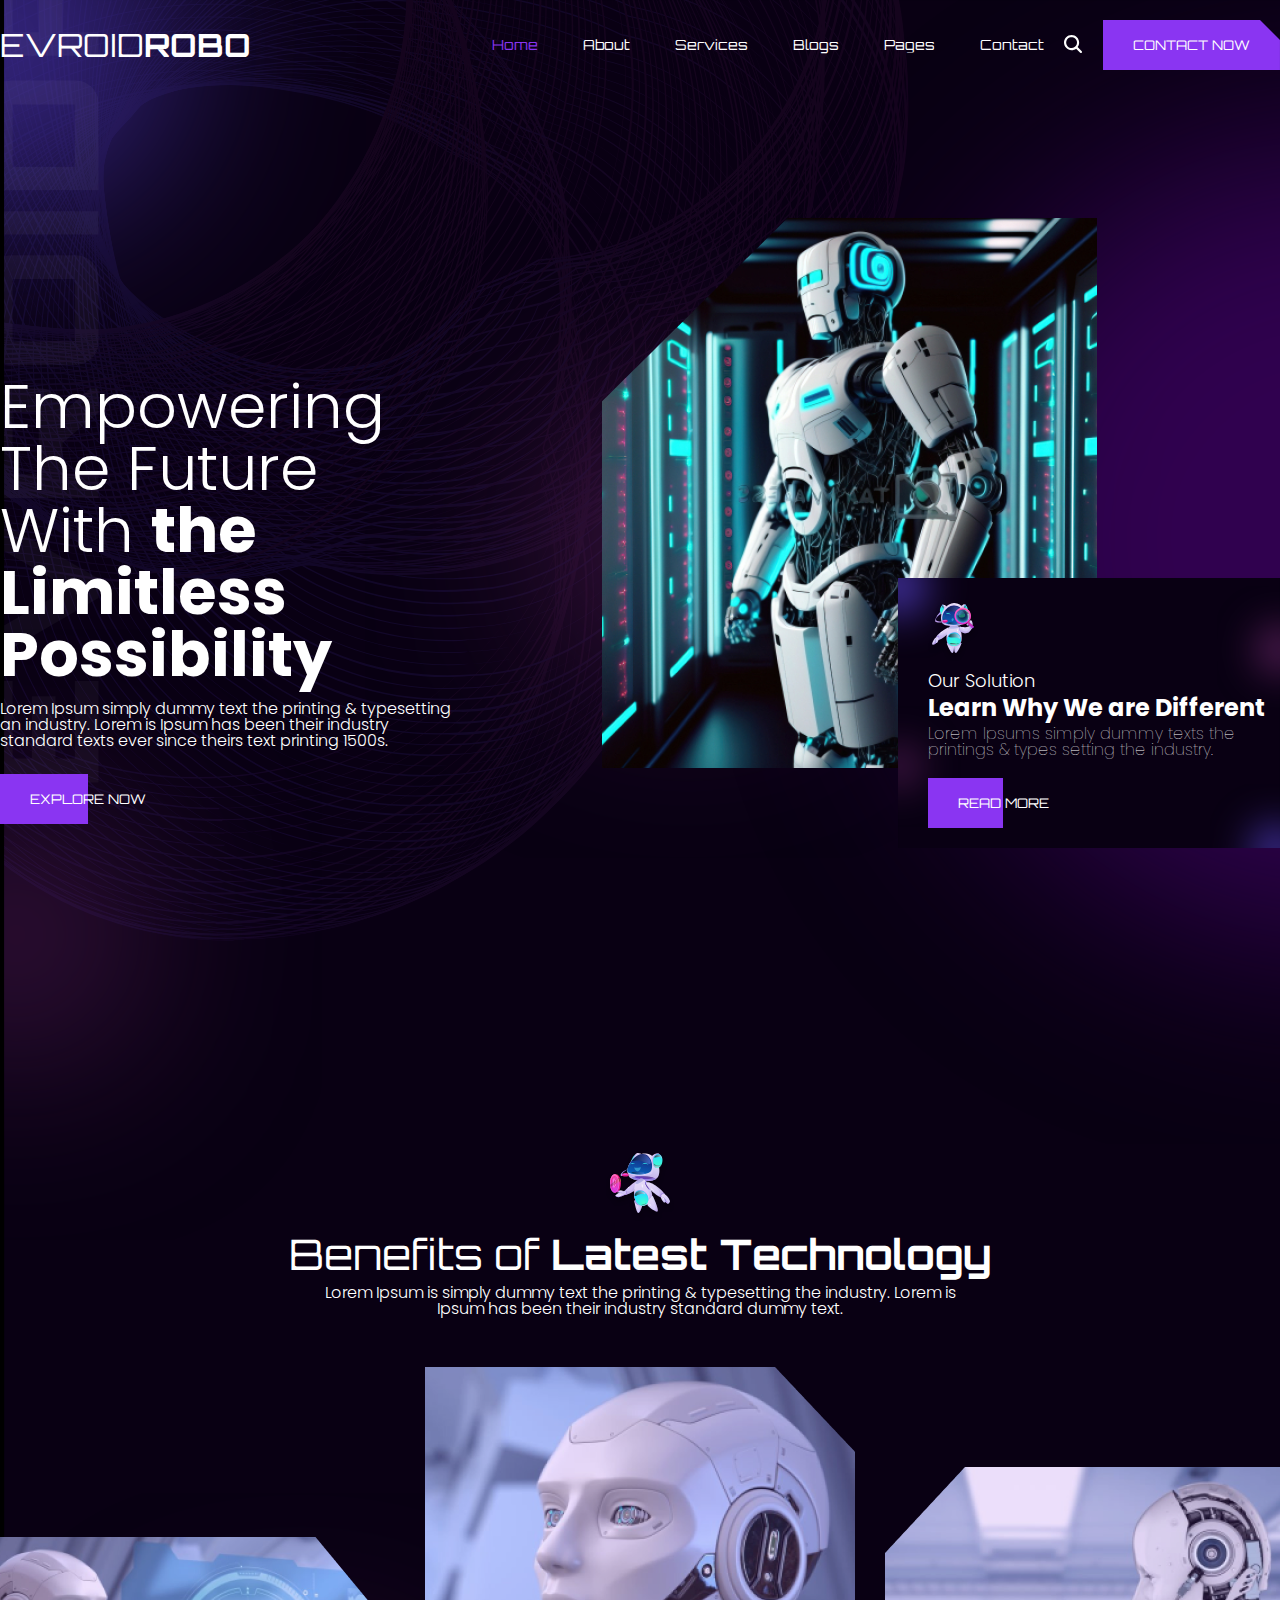
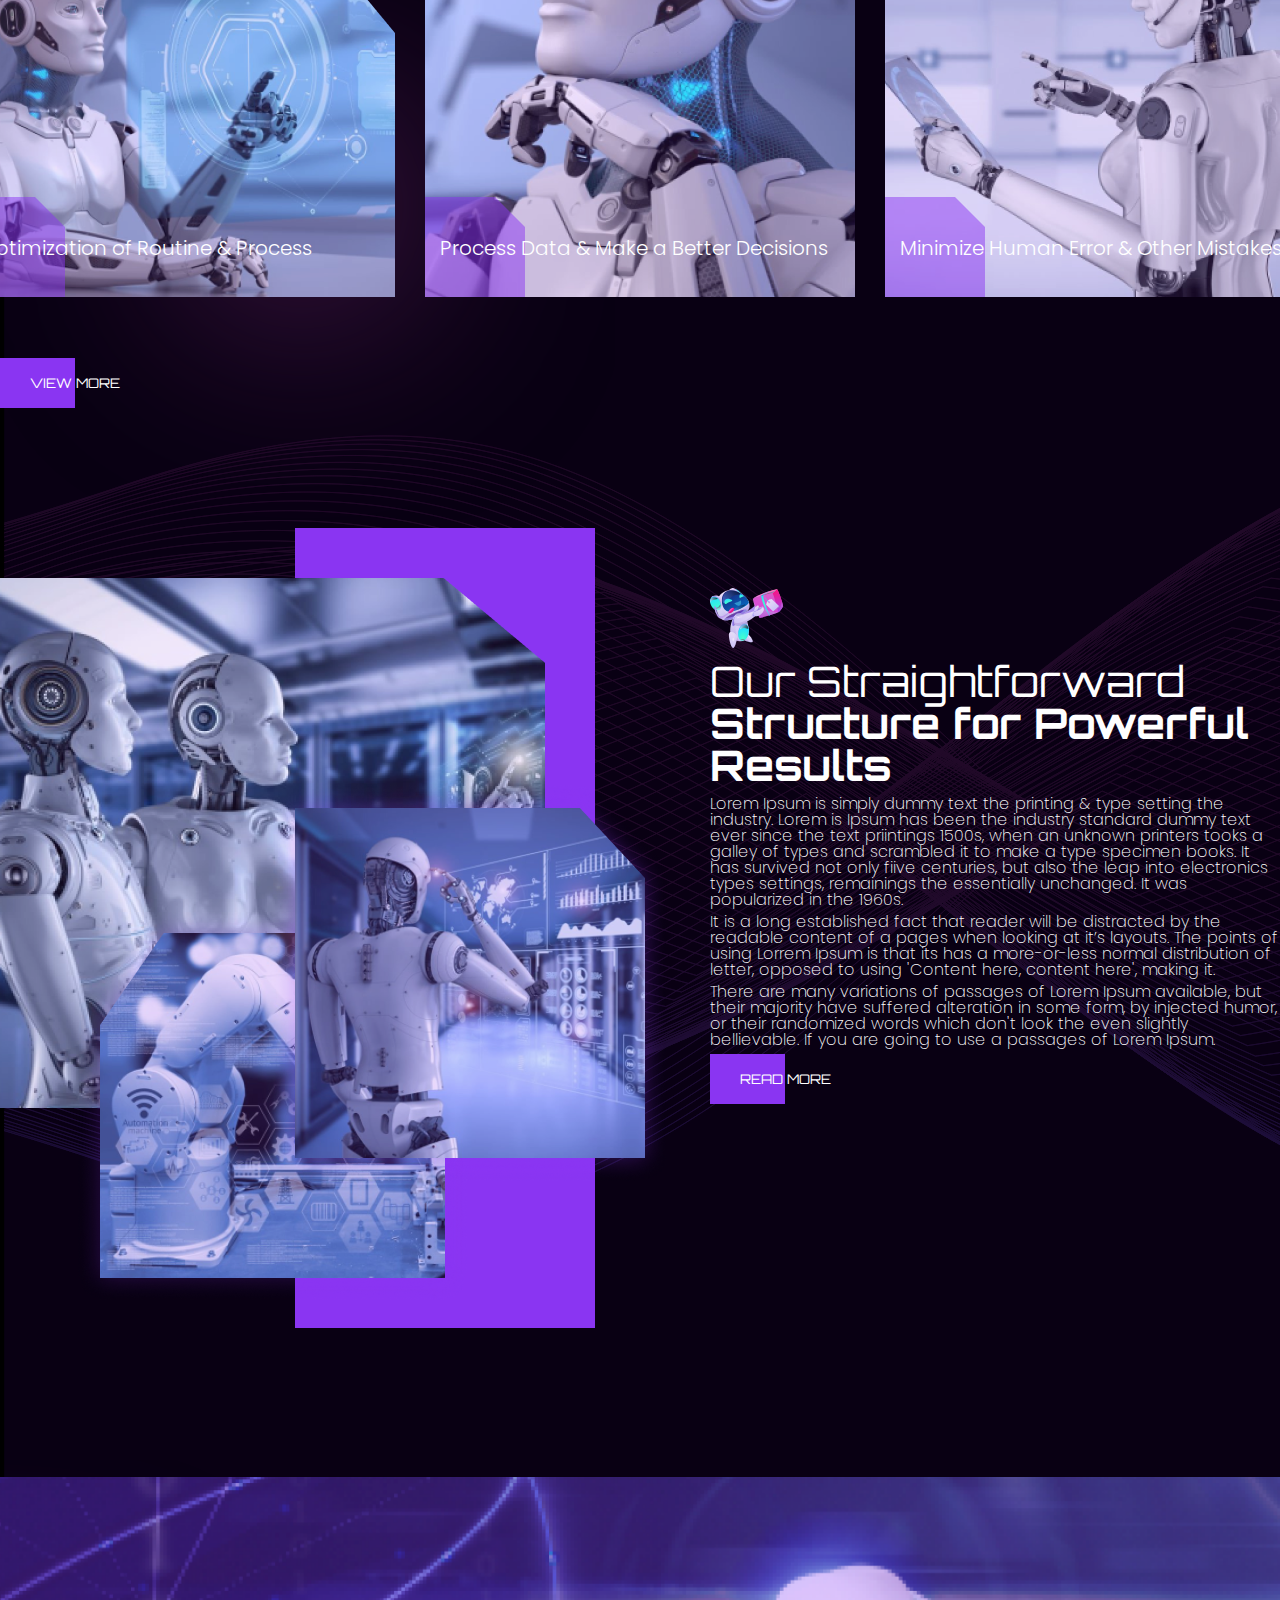
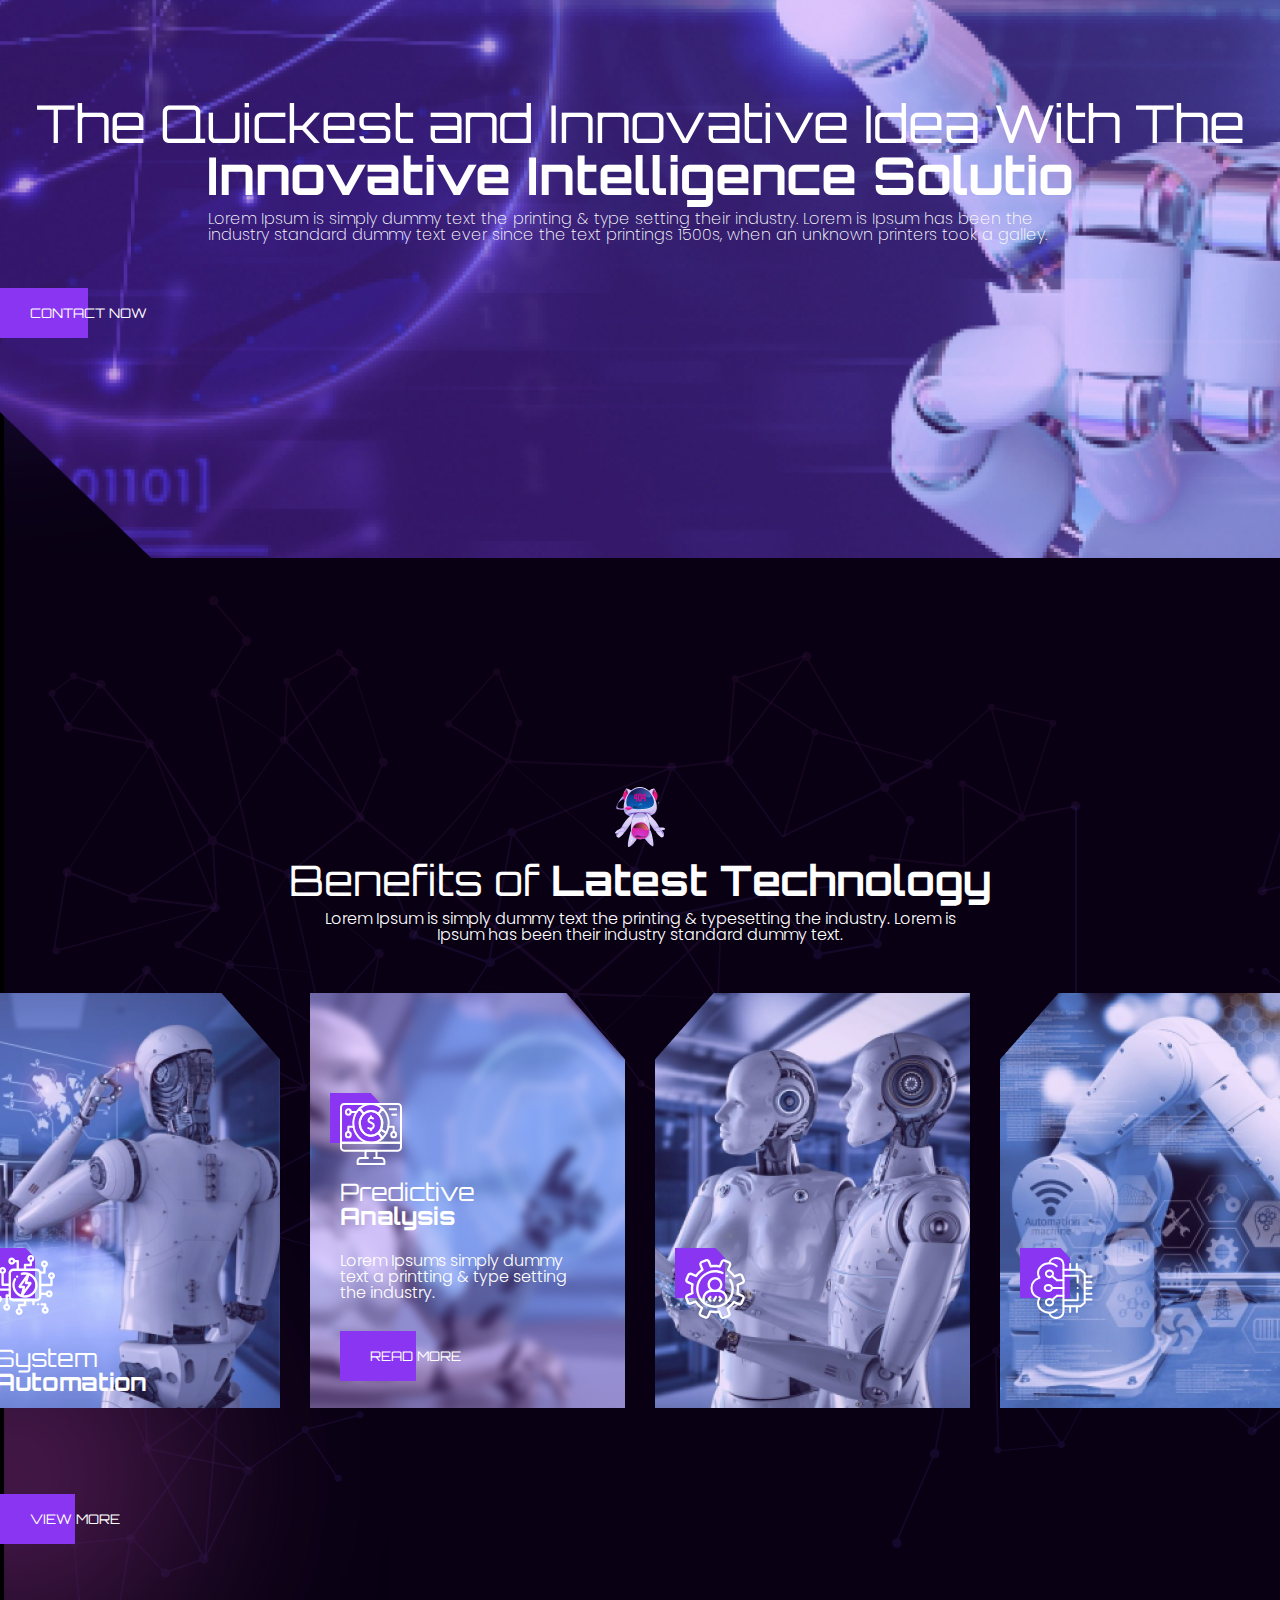
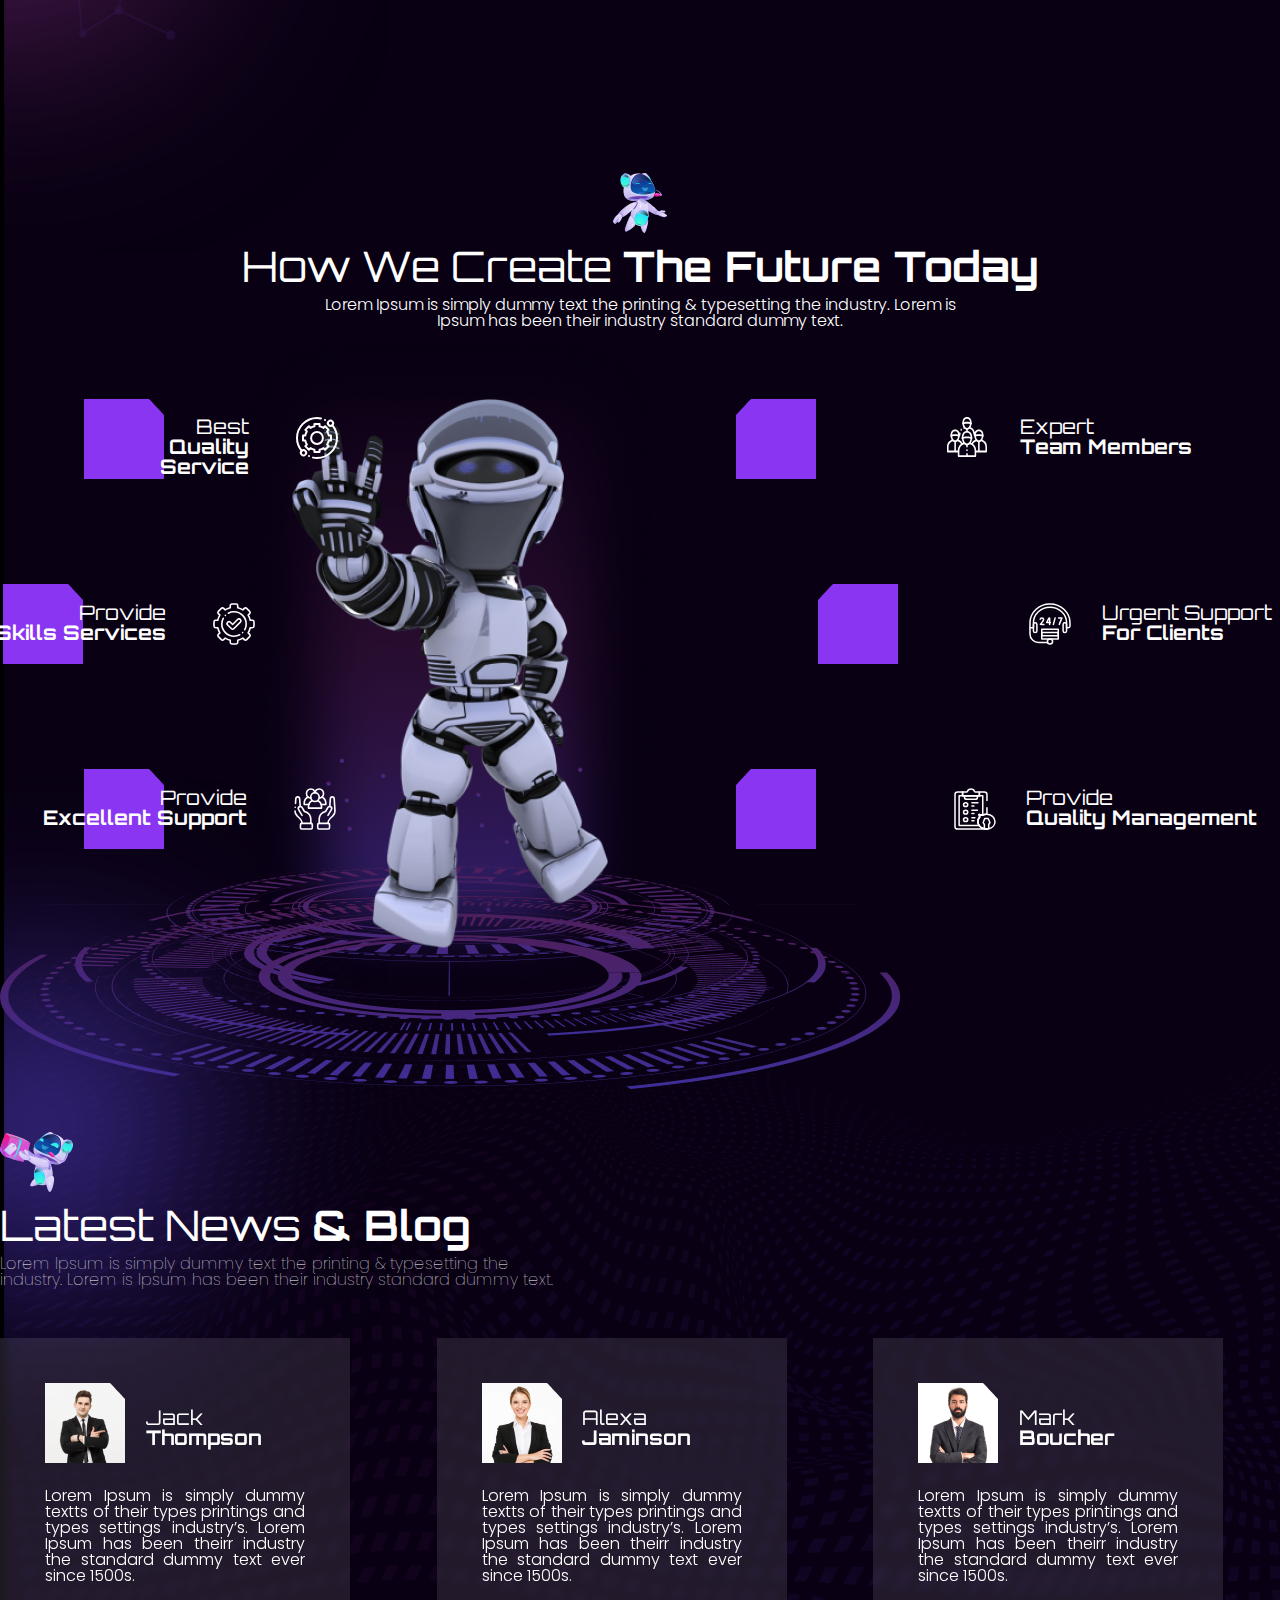
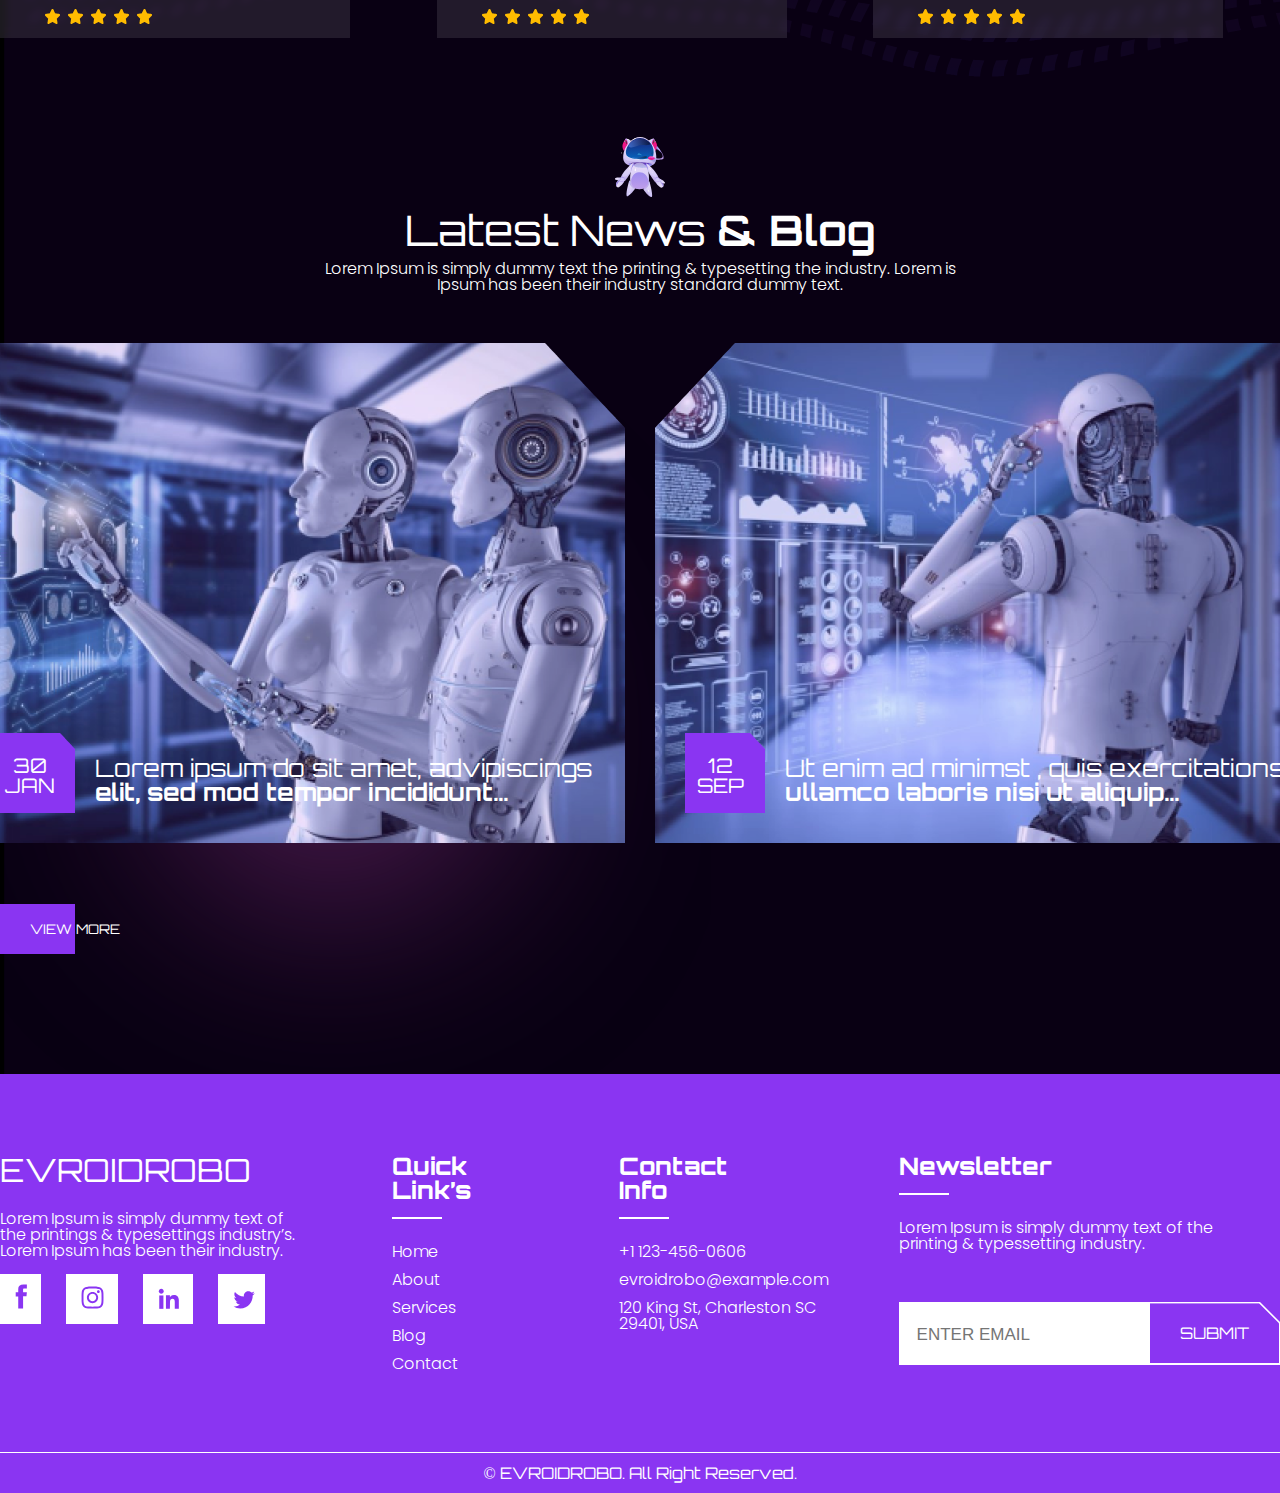
<file: index.html>
<!DOCTYPE html>
<html lang="en">
<head>
  <meta charset="UTF-8">
  <meta name="viewport" content="width=device-width, initial-scale=1.0">
  <meta http-equiv="X-UA-Compatible" content="ie=edge">
  <title>EVROIDROBO</title>
  <link rel="preconnect" href="https://fonts.googleapis.com">
  <link rel="preconnect" href="https://fonts.gstatic.com" crossorigin>
  <link href="https://fonts.googleapis.com/css2?family=Orbitron:wght@400..900&family=Poppins:ital,wght@0,100;0,200;0,300;0,400;0,500;0,600;0,700;0,800;0,900;1,100;1,200;1,300;1,400;1,500;1,600;1,700;1,800;1,900&display=swap" rel="stylesheet">
  <link rel="stylesheet" href="css/reset.css">
  <link rel="stylesheet" href="css/style.css">
  <link rel="icon" type="image/png" href="images/icon.png">
</head>
<body>
  


<header class="header">
  <div class="container">
   <div class="header__inner">
    <div class="header__inner-logo">
      EVROID<span class="bold">ROBO</span>
    </div>
    <div class="header__inner-pages">
      <ul class="inner-page">
        <li class="slay_page">
          <a href="#" class="main_page">
            Home
          </a>
        </li>
        <li class="slay_page">
          <a href="about.html">
            About
          </a>
        </li>
        <li class="slay_page">
          <a href="services.html">
            Services
          </a></li>
        <li class="slay_page">
          <a href="blog-1.html">
            Blogs
        </a></li>
        <li class="slay_page">
          <div class="menu-container">
            <button class="menu-button">Pages</button>
            <div class="dropdown">
              <a href="pages.html">Gallery</a>
              <a href="FAQ.html">FAQ's</a>
              <a href="team.html">Team</a>
            </div>
          </div>
        </li>
        <li class="slay_page">
          <a href="contact.html">
            Contact
          </a>
        </li>
      </ul>
    </div>
      <div class="header__inner-search">
        <img src="images/search.svg" alt="">
      </div>
      <div class="header__inner-page">
        <button class="contact-now" class="contact-now" onclick="window.location.href='contact.html';">
          Contact now
        </button>
      </div>
    </div>
   </div> 
</header>



<div class="section">
  <div class="container">
    <div class="empowering__inner">
      <div class="empowering__inner-section">
        <p class="title_text">
          Empowering The
          Future With <span class="bold">the Limitless
          Possibility</span>
        </p>
        <p class="basic_text">
          Lorem Ipsum simply dummy text the printing & typesetting an industry. Lorem is Ipsum has been their industry standard texts ever since theirs text printing 1500s.
        </p>
        <button class="contact-now background_button" onclick="window.location.href='blog-4.html';"> 
          Explore Now
        </button>
      </div>
      <div class="empowering_image__inner-section">
        
        <div class="empowering_image-section">
          
          <img src="images/home/robot1.png" alt="">
        </div>
        <div class="our_solution">
          <div class="background_mini">
            <img src="images/home/mini-robot__1.svg" alt="" class="image-solution">
            <div class="our_solution-name">
              Our Solution
            </div>
            <div class="our_solution-title">
              Learn Why We are Different
            </div>
            <div class="our_solution-text">
              Lorem Ipsums simply dummy texts the printings & types setting the industry.
            </div>
            <button class="contact-now read-more background_button" onclick="window.location.href='blog-4.html';">
              Read More
            </button>
          </div>
          
        </div>
      </div>
    </div>
  </div>
</div>



<div class="section">
  <div class="container">
    <div class="benefits__inner">
      <div class="benefits__inner-section">
        <div class="benefits__inner-image">
          <img src="images/home/mini-robot__2.svg" class="mini-robot__2" alt="">
          <p class="benefits_title">
            Benefits of <span class="bold">Latest Technology</span> 
          </p>
          <p class="benefits_text">
            Lorem Ipsum is simply dummy text the printing & typesetting the industry. Lorem is Ipsum has been their industry standard dummy text.
          </p>
        
        <div class="benefits_galery">
          <div class="benefits_galery_image-1">
            <img src="images/home/benefits-1.png" alt="">
            <p class="benefits_galery-disk">
              Optimization of Routine & Process
            </p>
          </div>
          <div class="benefits_galery_image-2">
            <img src="images/home/benefits-2.png" alt="">
            <p class="benefits_galery-disk">
              Process Data & Make a Better Decisions
            </p>
          </div>
          <div class="benefits_galery_image-3">
            <img src="images/home/benefits-3.png" alt="">
            <p class="benefits_galery-disk">
              Minimize Human Error & Other Mistakes
            </p>
          </div>
        </div>  
        <button class="background_button contact-now view-more" onclick="window.location.href='blog-4.html';">
          View more
        </button>
      </div>
      </div>
    </div>
  </div>
</div>


<div class="section">
  <div class="container">
    <div class="strategy__inner">
      <div class="strategy__inner-section">
        <div class="strategy__inner-image">
          <img src="images/home/strategy.png" alt="">
          <div class="strategy__disk">
            <img src="images/home/mini-robot__3.svg" class="mini-robot__2" alt="">
            <p class="strategy_title">
              Our Straightforward <span class="bold">Structure for Powerful Results
              </span>  
            </p>
            <p class="strategy_text">
              Lorem Ipsum is simply dummy text the printing & type setting the industry. Lorem is Ipsum has been the industry standard dummy text ever since the text priintings 1500s, when an unknown printers tooks a galley of types and scrambled it to make a type specimen books. It has survived not only fiive centuries, but also the leap into electronics types settings, remainings the essentially unchanged. It was popularized in the 1960s.
            </p>
            <p class="strategy_text">
              It is a long established fact that  reader will be distracted by the readable content of a pages when looking at it’s layouts. The points of using Lorrem Ipsum is that its has a more-or-less normal distribution of letter, opposed to using 'Content here, content here', making it.
            </p>
            <p class="strategy_text">
              There are many variations of passages of Lorem Ipsum available, but their majority have suffered alteration in some form, by injected humor, or their randomized words which don't look the even slightly bellievable. If you are going to use a passages of Lorem Ipsum.
            </p>
            <button class="background_button contact-now" onclick="window.location.href='blog-4.html';">
              Read more
            </button>
          </div>
        </div>
      </div>
    </div>
  </div>
</div>



<div class="section">
  <div class="quickest-section">
    <div class="container">
      <div class="quickest__inner">
              <p class="quickest_title">
                The Quickest and Innovative Idea With The <span class="bold">Innovative Intelligence Solutio
                </span>  
              </p>
              <p class="quickest_text">
                Lorem Ipsum is simply dummy text the printing & type setting their industry. Lorem is Ipsum has been the industry standard dummy text ever since the text printings 1500s, when an unknown printers took a galley.
              </p>
              <button class="background_button contact-now quickest-now" class="contact-now" onclick="window.location.href='contact.html';">
                Contact now
              </button>
        </div>
      </div>
  </div>
</div>




<div class="section">
  <div class="container">
    <div class="benefits__inner">
      <div class="benefits__inner-section">
        <div class="benefits__inner-image">
          <img src="images/home/mini-robot__4.svg" class="mini-robot__2" alt="">
          <p class="benefits_title">
            Benefits of <span class="bold">Latest Technology</span> 
          </p>
          <p class="benefits_text">
            Lorem Ipsum is simply dummy text the printing & typesetting the industry. Lorem is Ipsum has been their industry standard dummy text.
          </p>
       
        <div class="provide_galery">
          <div class="benefits_galery_image-1">
            <img src="images/home/provide-1.png" alt="">
            <img src="images/home/sus-png.svg" alt="" class="system_galery-img">
            <p class="system_galery-disk">
              System <span class="bold">Automation</span> 
            </p>
          </div>
          <div class="benefits_galery_image-2">
            <img src="images/home/provide-2.png" alt="">
            <img src="images/home/pred-png.svg" alt="" class="system_galery-img2">
            <p class="predictive_galery-disk">
              Predictive <span class="bold">Analysis</span>
            </p>
            <p class="predictives_galery-text">
              Lorem Ipsums simply dummy text a printting & type setting the industry.
            </p>
            <button class="background_button contact-now read-predictive" onclick="window.location.href='blog-4.html';">
              Read more
            </button>
          </div>
          <div class="benefits_galery_image-3">
            <img src="images/home/provide-3.png" alt="">
            <img src="images/home/set-png.svg" alt="" class="system_galery-img3">
          </div>
          <div class="benefits_galery_image-4">
            <img src="images/home/provide-4.png" alt="">
            <img src="images/home/ai_brain-png.svg" alt="" class="system_galery-img4">
          </div>
        </div>  
        <button class="background_button contact-now view-more" onclick="window.location.href='blog-4.html';">
          View more
        </button>
      </div>
      </div>
    </div>
  </div>



  
<div class="section">
  <div class="container">
    <div class="benefits__inner">
      <div class="benefits__inner-section">
        <div class="benefits__inner-image">
          <img src="images/home/mini-robot__5.svg" class="mini-robot__2" alt="">
          <p class="benefits_title">
            How We Create <span class="bold">The Future Today</span> 
          </p>
          <p class="benefits_text">
            Lorem Ipsum is simply dummy text the printing & typesetting the industry. Lorem is Ipsum has been their industry standard dummy text.
          </p>
          <img src="images/home/Future.png" alt="" class="main__future"> 
          <div class="furture_today">
            <div class="left-future">
              <div class="quality-service">
                
                <div class="future_title">
                  <p class="title__quality">
                    Best
                  </p>
                  <p class="text__quality">
                    <span class="bold">Quality Service </span> 
                  </p>
                </div>
                  <img src="images/home/service.svg" alt="" class="future_img">
                </div>

              <div class="skills-services">
                <div class="future_title">
                  <p class="title__quality">
                    Provide
                  </p>
                  <p class="text__quality">
                    <span class="bold">Skills Services </span> 
                  </p>
                </div>
                <img src="images/home/skils.svg" class="future_img" alt="">
              </div>

              <div class="excellent-support">
                <div class="future3_title">
                  <p class="title__quality">
                    Provide
                  </p>
                  <p class="text__quality">
                    <span class="bold">Excellent Support </span> 
                  </p>
                </div>
                <img src="images/home/exelent.svg" class="future_img" alt="">
              </div>
            </div>

            <div class="right-future">
              <div class="team-members">
                <img src="images/home/team.svg" class="future_img" alt="">
                <div class="right_title">
                  <p class="title__quality">
                    Expert
                  </p>
                  <p class="text__quality">
                    <span class="bold">Team Members</span> 
                  </p>
                </div>
              </div>

              <div class="for-clients">
                <img src="images/home/suppor.svg" class="future_img" alt="">
                <div class="right_title">
                  <p class="title__quality">
                    Urgent Support
                  </p>
                  <p class="text__quality">
                    <span class="bold">For Clients</span> 
                  </p>
                </div>
              </div>

              <div class="quality-management">
                <img src="images/home/managmen.svg" class="future_img" alt="">
                <div class="Quality_title">
                  <p class="title__quality">
                    Provide
                  </p>
                  <p class="text__quality">
                    <span class="bold">Quality Management </span> 
                  </p>
                </div>
                
              </div>
            </div>
          </div>
      </div>
      </div>
    </div>
  </div>






<div class="section section-rew">
    <div class="container">
      <div class="review__inner">
        <div class="review__inner-section">
          <div class="review__inner-image">
            <img src="images/home/mini-robot__6.svg" class="mini-robot__2" alt="">
            <p class="benefits_title">
              Latest News <span class="bold">& Blog</span> 
            </p>
            <p class="review_title">
              Lorem Ipsum is simply dummy text the printing & typesetting the industry. Lorem is Ipsum has been their industry standard dummy text.
            </p>
        <div class="review__inner__items">
          <div class="review">
            <div class="profile__first-layer">
              <img src="images/home/jack.png" alt="" class="profile-img">
              <div class="profile-name">
                Jack <span class="bold">Thompson</span> 
              </div>
            </div>
            <div class="profile-review">
              Lorem Ipsum is simply dummy textts of their types printings and types settings industry’s. Lorem Ipsum has been theirr industry the standard dummy text ever since 1500s.
            </div>
            <div class="profile-raiting">
              <img src="images/home/raiting.png" alt="">
            </div>
          </div>
          <div class="review">
            <div class="profile__first-layer">
              <img src="images/home/alexa.png" alt="" class="profile-img">
            <div class="profile-name">
              Alexa <span class="bold">Jaminson</span> 
            </div>
            </div>
            <div class="profile-review">
              Lorem Ipsum is simply dummy textts of their types printings and types settings industry’s. Lorem Ipsum has been theirr industry the standard dummy text ever since 1500s.
            </div>
            <div class="profile-raiting">
              <img src="images/home/raiting.png" alt="">
            </div>
          </div>
          <div class="review">
            <div class="profile__first-layer">
              <img src="images/home/mark.png" alt="" class="profile-img">
            <div class="profile-name">
              Mark <span class="bold">Boucher</span> 
            </div>
            </div>
            <div class="profile-review">
              Lorem Ipsum is simply dummy textts of their types printings and types settings industry’s. Lorem Ipsum has been theirr industry the standard dummy text ever since 1500s.
            </div>
            <div class="profile-raiting">
              <img src="images/home/raiting.png" class="stars-raiting" alt="">
            </div>
          </div>
        </div>
      </div>
    </div>
  </div>
</div>
</div>
  




  <div class="section">
    <div class="container">
      <div class="benefits__inner">
        <div class="benefits__inner-section">
          <div class="benefits__inner-image-1">
            <img src="images/home/mini-robot__7.svg" class="mini-robot__2" alt="">
            <p class="benefits_title">
              Latest News <span class="bold">& Blog</span> 
            </p>
            <p class="benefits_text">
              Lorem Ipsum is simply dummy text the printing & typesetting the industry. Lorem is Ipsum has been their industry standard dummy text.
            </p>
         
          <div class="provide_galery">
            <div class="benefits_galery_image-1">
              <img src="images/home/blog-1.png" alt="">
              <p class="system_galery-disk-title">
                30 JAN 
              </p>
              <p class="system_galery-disky-text">
                Lorem ipsum do sit amet, advipiscings <span class="bold">elit, sed mod tempor incididunt...</span> 
              </p>
            </div>
            <div class="benefits_galery_image-3">
              <img src="images/home/blog-2.png" alt="">
              <p class="system_galery-disk-title">
                12 SEP
              </p>
              <p class="system_galery-disky-text">
                Ut enim ad minimst , quis exercitations <span class="bold">ullamco laboris nisi ut aliquip...</span> 
              </p>
            </div>
          </div>  
          <button class="background_button contact-now view-more-end" onclick="window.location.href='blog-4.html';">
            View more
          </button>
        </div>
        </div>
      </div>
    </div>
  
  

<footer class="footer">
  <div class="container">
  
        <div class="header__inner">
          <div class="footer__inner-item">
            <div class="footer__inner-1">
          <a href="#" class="logo__link-footer">
            EVROIDROBO
          </a>
          <p class="footer__block-text">
            Lorem Ipsum is simply dummy text of the printings & typesettings industry’s. Lorem Ipsum has been their industry.
          </p>
  
          <div class="footer__social">
                <a href="#" class="backgroun_social">
                  <img src="images/facebook.svg" alt="">
                </a>
                <a href="#" class="backgroun_social">
                  <img src="images/instagram.svg" alt="">
                </a>
                <a href="#" class="backgroun_social">
                  <img src="images/in.svg" alt="">
                </a>
                <a href="#" class="backgroun_social">
                  <img src="images/twitter.svg" alt="">
                </a>
          </div>
            </div>
         
  
          <div class="footer__menu">
             <a href="#" class="menu__link-main">
               Quick Link’s
             </a>
             <div class="quick-line"></div>
             <div class="footer__inner-2">
              <div class="footer_link">
                <a href="index.html" class="menu__link">
                  Home
                </a> 
                <a href="about.html" class="menu__link">
                 About
                </a>
                <a href="services.html" class="menu__link">
                 Services
                </a>
                <a href="blog-1.html" class="menu__link">
                 Blog
               </a>
               <a href="contact.html" class="menu__link">
                 Contact
               </a>
          </div>
             </div>
          </div>

          <div class="footer__menu-4">
            <a href="#" class="menu__link-main" class="contact-now" onclick="window.location.href='contact.html';">
              Contact Info
            </a>
            <div class="quick-line"></div>
            <div class="footer__inner-2">
             <div class="footer_link">
             <a href="#" class="menu__link">
              +1 123-456-0606
            </a> 
            <a href="#" class="menu__link">
              evroidrobo@example.com
            </a>
            <a href="#" class="menu__link">
              120 King St, Charleston SC
              29401, USA
            </a>
         </div>
            </div>
         </div>

 
          <div class="footer__menu-5">
            <a href="#" class="menu__link-main">
              Newsletter
            </a>
            <div class="quick-line"></div>
            <p class="newsletter__block-text">
              Lorem Ipsum is simply dummy text of the printing & typessetting industry.
            </p>
            <div class="email_input">
              <div class="input-container">
                  <input type="email" name="email" placeholder="Enter Email" required>
                  <button type="submit">Submit</button>
              </div>
            </div>
  
            
         </div>
  
        </div>
      </div>
      <div class="line"></div>
      <div href="#" class="footer__diskription">
        © EVROIDROBO. All Right Reserved.
      </div>
    </div>
  </div>
</footer>



  <script src="js/main.js"></script>
</body>
</html>
</file>
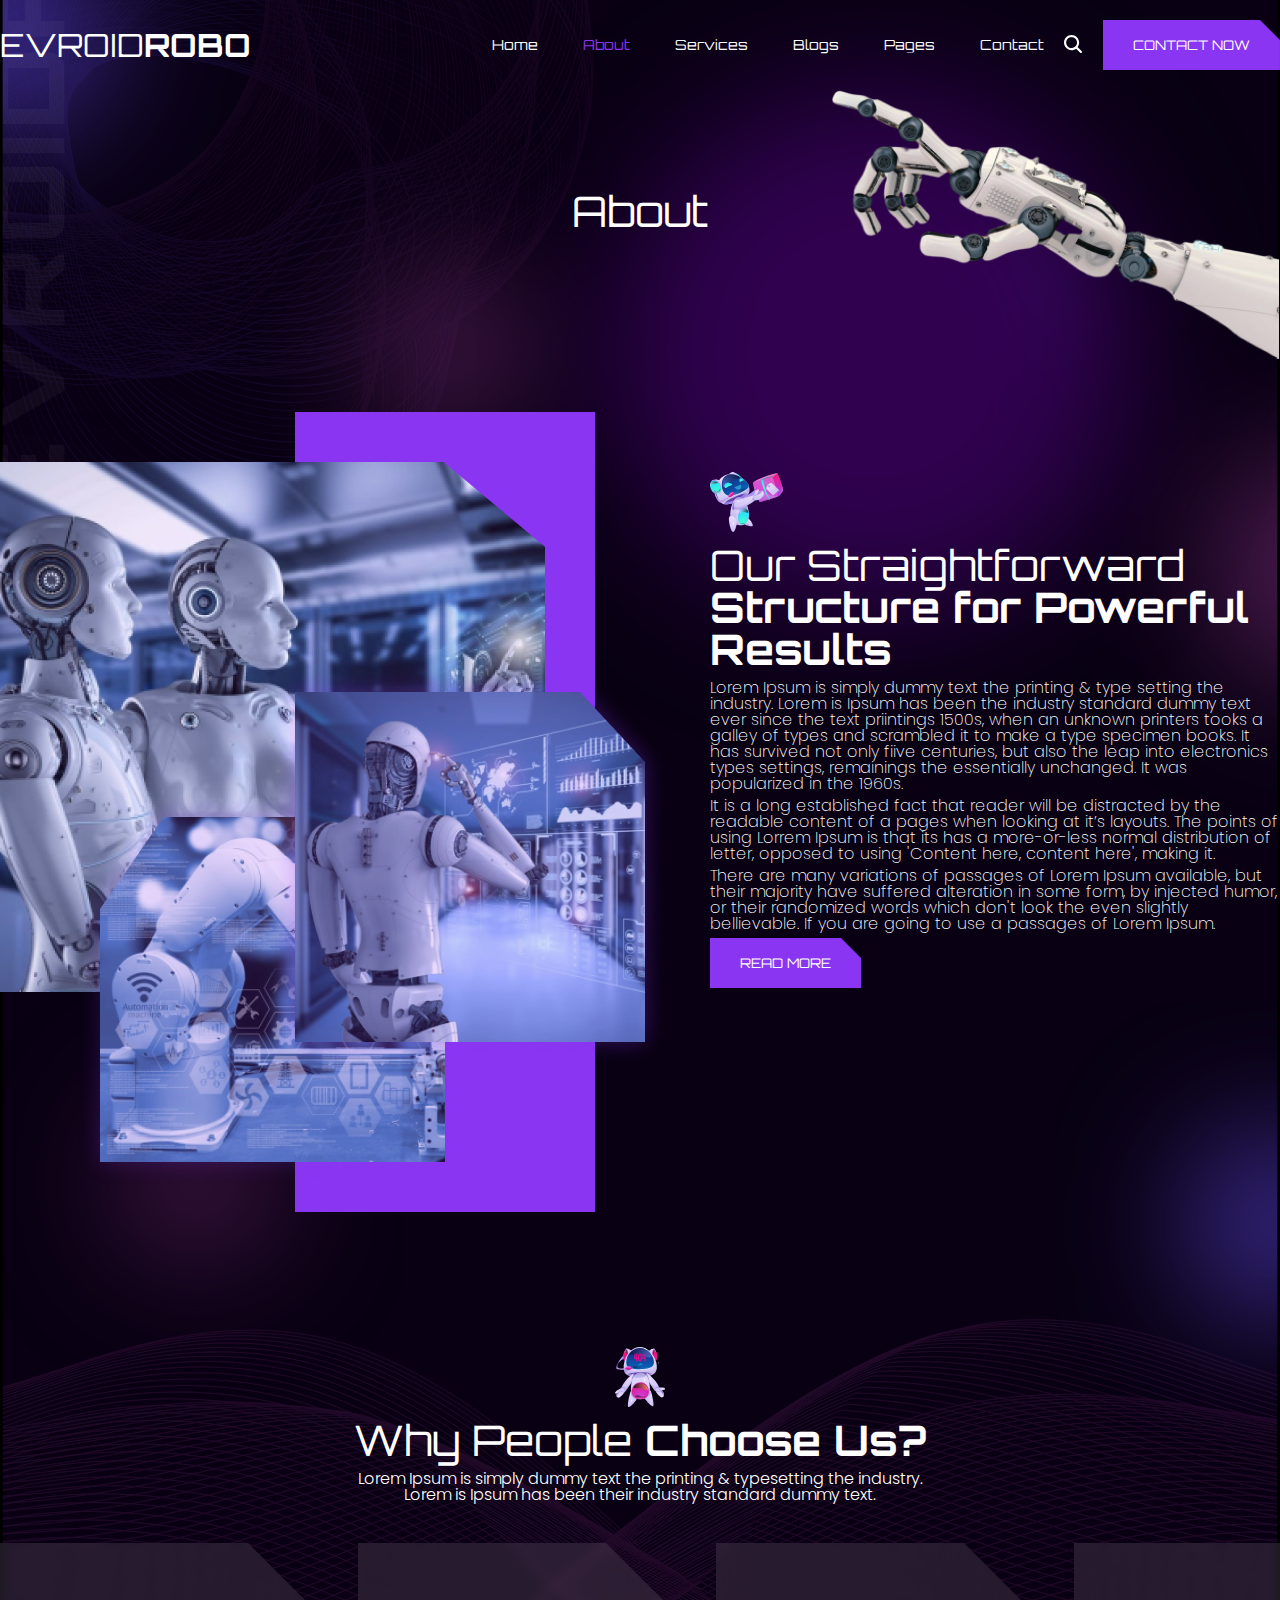
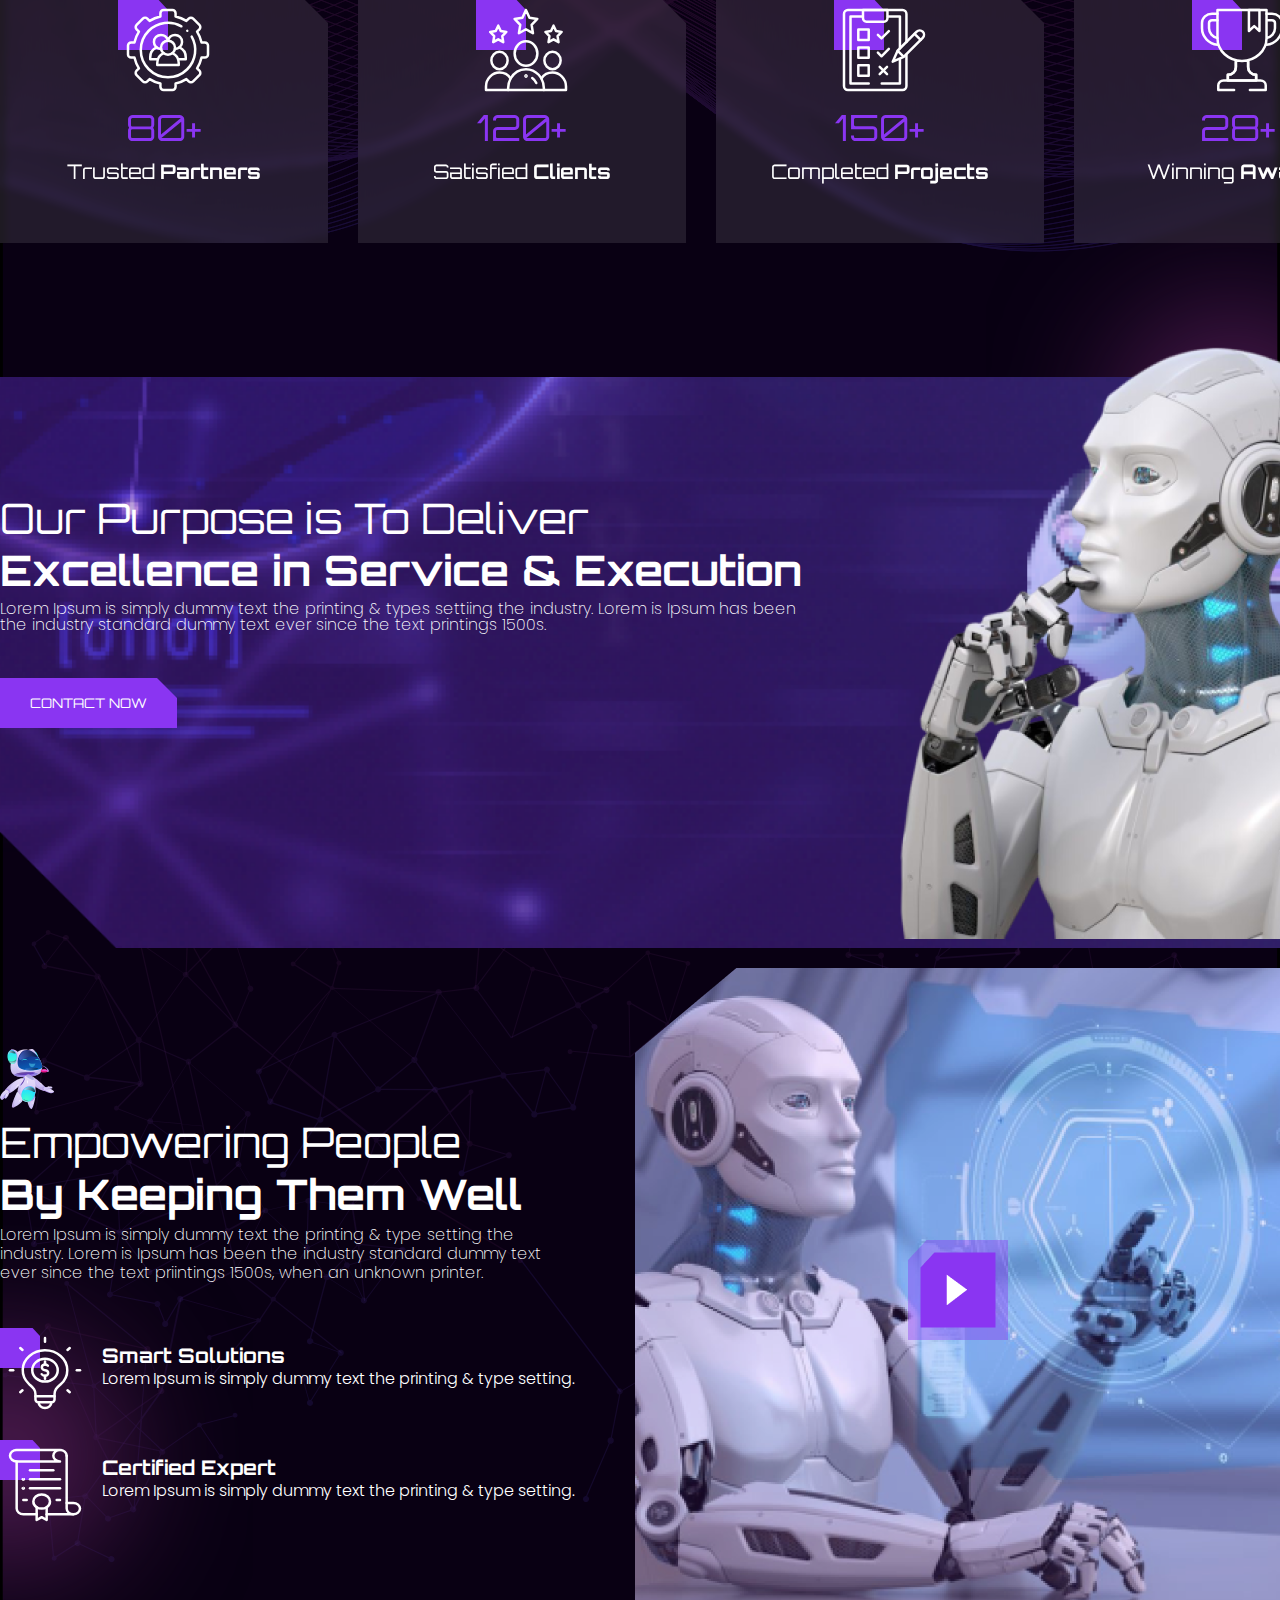
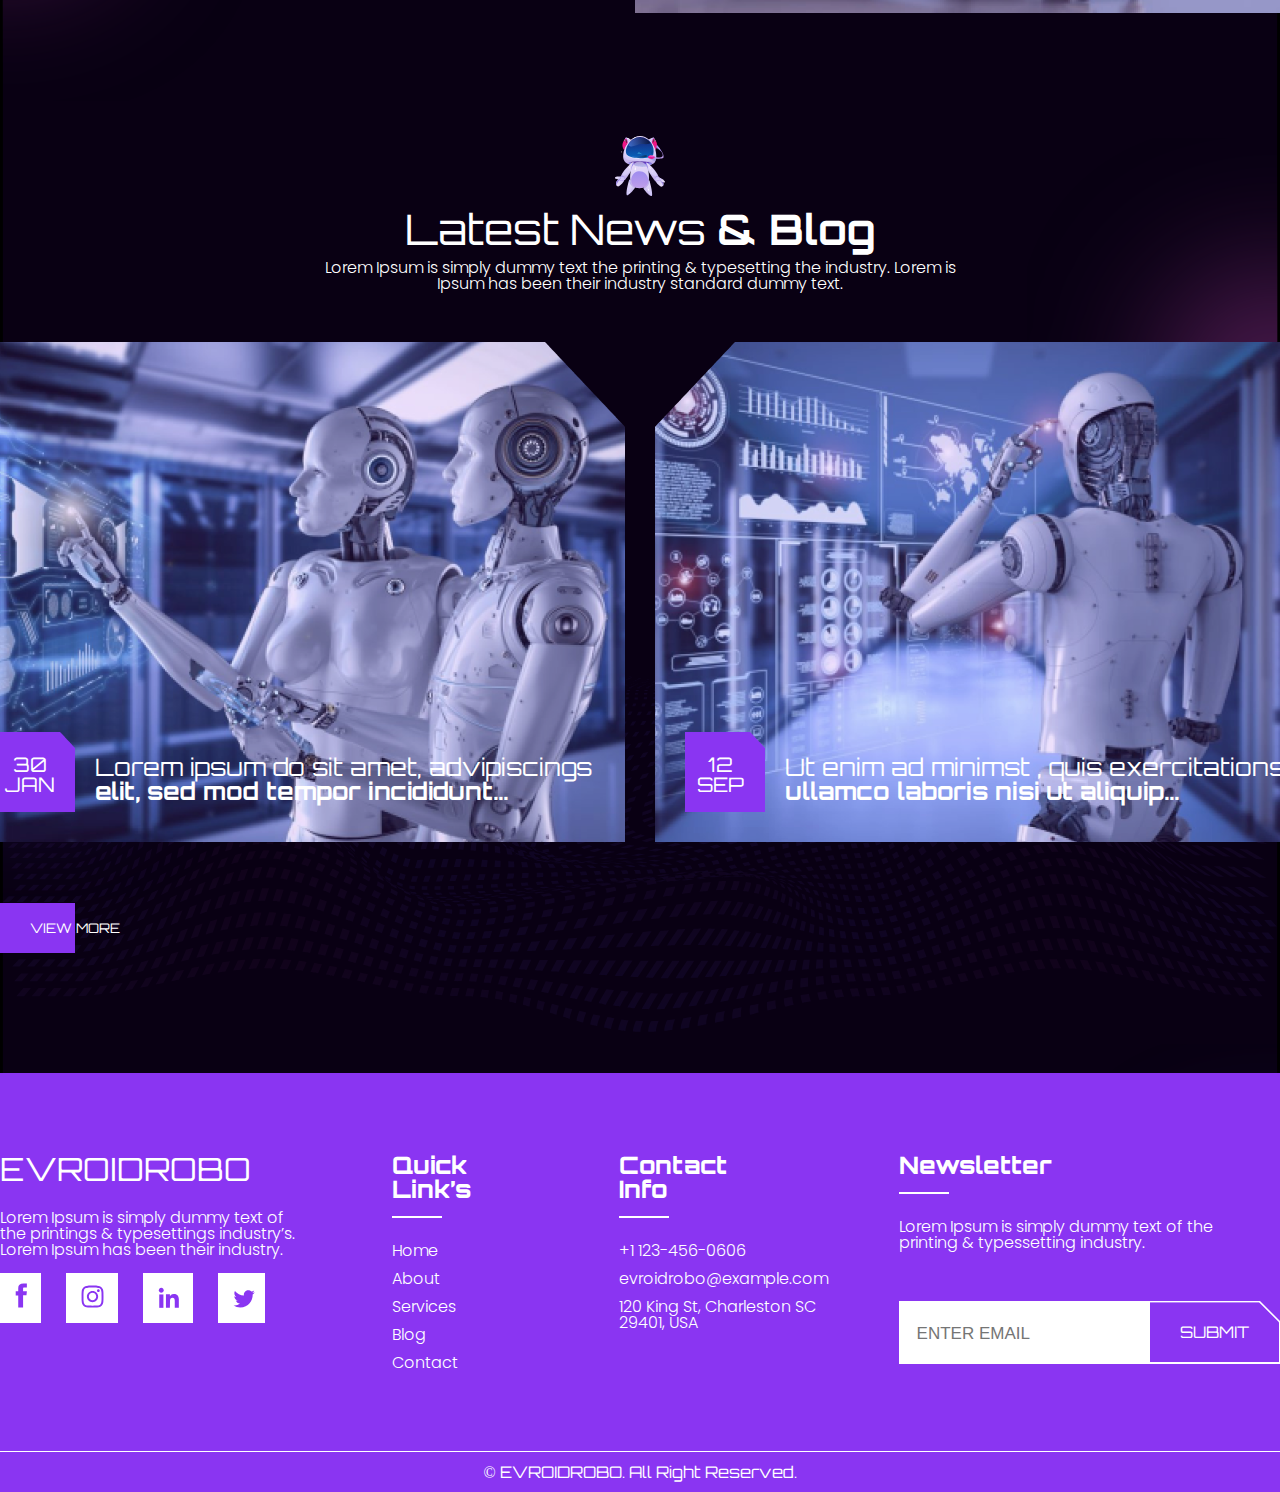
<file: about.html>
<!DOCTYPE html>
<html lang="en">
<head>
  <meta charset="UTF-8">
  <meta name="viewport" content="width=device-width, initial-scale=1.0">
  <meta http-equiv="X-UA-Compatible" content="ie=edge">
  <title>EVROIDROBO</title>
  <link rel="preconnect" href="https://fonts.googleapis.com">
  <link rel="preconnect" href="https://fonts.gstatic.com" crossorigin>
  <link href="https://fonts.googleapis.com/css2?family=Orbitron:wght@400..900&family=Poppins:ital,wght@0,100;0,200;0,300;0,400;0,500;0,600;0,700;0,800;0,900;1,100;1,200;1,300;1,400;1,500;1,600;1,700;1,800;1,900&display=swap" rel="stylesheet">
  <link rel="stylesheet" href="css/reset.css">
  <link rel="stylesheet" href="css/style.css">
  <link rel="icon" type="image/png" href="images/icon.png">
</head>
<body>
  


<header class="header">
  <div class="container">
   <div class="header__inner">
    <div class="header__inner-logo" onclick="window.location.href='index.html';">
      EVROID<span class="bold">ROBO</span>
    </div>
    <div class="header__inner-pages">
      <ul class="inner-page">
        <li class="slay_page">
          <a href="index.html">
            Home
          </a>
        </li>
        <li class="slay_page">
          <a href="#" class="main_page">
            About
          </a>
        </li>
        <li class="slay_page">
          <a href="services.html">
            Services
          </a></li>
        <li class="slay_page">
          <a href="blog-1.html">
            Blogs
        </a></li>
        <li class="slay_page">
          <div class="menu-container">
            <button class="menu-button">Pages</button>
            <div class="dropdown">
              <a href="pages.html">Gallery</a>
              <a href="FAQ.html">FAQ's</a>
              <a href="team.html">Team</a>
            </div>
          </div>
        </li>
        <li class="slay_page">
          <a href="contact.html">
            Contact
          </a>
        </li>
      </ul>
    </div>
      <div class="header__inner-search">
        <img src="images/search.svg" alt="">
      </div>
      <div class="header__inner-page">
        <button class="contact-now" class="contact-now" onclick="window.location.href='contact.html';">
          Contact now
        </button>
      </div>
    </div>
   </div> 
</header>









<div class="absolute">
  <div class="container">
    <div class="about__inner">
    About
    </div>
  </div> 
  <img src="images/about/hand.png" alt="" class="hand">
</div>











<div class="section">
  <div class="container">
    <div class="strategy__inner">
      <div class="strategy__inner-section">
        <div class="strategy__inner-image">
          <img src="images/home/strategy.png" alt="">
          <div class="strategy__disk">
            <img src="images/about/mini-robot__1.svg" class="mini-robot__1-about" alt="">
            <p class="strategy_title">
              Our Straightforward <span class="bold">Structure for Powerful Results
              </span>  
            </p>
            <p class="strategy_text">
              Lorem Ipsum is simply dummy text the printing & type setting the industry. Lorem is Ipsum has been the industry standard dummy text ever since the text priintings 1500s, when an unknown printers tooks a galley of types and scrambled it to make a type specimen books. It has survived not only fiive centuries, but also the leap into electronics types settings, remainings the essentially unchanged. It was popularized in the 1960s.
            </p>
            <p class="strategy_text">
              It is a long established fact that  reader will be distracted by the readable content of a pages when looking at it’s layouts. The points of using Lorrem Ipsum is that its has a more-or-less normal distribution of letter, opposed to using 'Content here, content here', making it.
            </p>
            <p class="strategy_text">
              There are many variations of passages of Lorem Ipsum available, but their majority have suffered alteration in some form, by injected humor, or their randomized words which don't look the even slightly bellievable. If you are going to use a passages of Lorem Ipsum.
            </p>
            <button class="contact-now" onclick="window.location.href='blog-4.html';">
              Read more
            </button>
          </div>
        </div>
      </div>
    </div>
  </div>
</div>

<div class="section">
  <div class="container">
    <div class="choose__inner">
      <div class="choose__inner-section">
        <div class="choose__info-container">
          <div class="choose__info">
            <div class="img-rob">
              <img src="images/about/mini-robot__2.svg" class="mini-robot__1-about" alt="">
            </div>
            <p class="strategy_title">
              Why People<span class="bold"> Choose Us?</span>  
            </p>
            <p class="choose_text">
              Lorem Ipsum is simply dummy text the printing & typesetting the industry. Lorem is Ipsum has been their industry standard dummy text.
            </p>
          </div>
        </div>
          <div class="choose__inner-info">
            <div class="choose__trusted-partners">
              <img src="images/about/trusted_img.svg" class="choose__trusted-img" alt="">
              <p class="choose_title_number">
                80+ 
              </p>
              <p class="choose_title">
                Trusted <span class="bold">Partners</span>  
              </p>
            </div>
            <div class="choose__trusted-partners">
              <img src="images/about/satisfied_img.svg" class="choose__trusted-img" alt="">
              <p class="choose_title_number">
                120+ 
              </p>
              <p class="choose_title">
                Satisfied  <span class="bold">Clients</span>  
              </p>
            </div>
            <div class="choose__trusted-partners">
              <img src="images/about/completed_img.svg" class="choose__trusted-img" alt="">
              <p class="choose_title_number">
                150+ 
              </p>
              <p class="choose_title">
                Completed  <span class="bold">Projects</span>  
              </p>
            </div>
            <div class="choose__trusted-partners">
              <img src="images/about/winning_img.svg" class="choose__trusted-img" alt="">
              <p class="choose_title_number">
                28+ 
              </p>
              <p class="choose_title">
                Winning  <span class="bold">Awards</span>  
              </p>
            </div>
          </div>
      </div>
    </div>
  </div>
</div>

<div class="section">
  <div class="deliver-section">
    <div class="container">
      <div class="deliver__inner_section">
        <div class="deliver__inner">
          <p class="deliver_tittle">
            Our Purpose is To Deliver 
          </p>
          <p class="deliver_tittle_2">
            <span class="bold">Excellence in Service & Execution
            </span>  
          </p>
          <p class="deliver_text">
            Lorem Ipsum is simply dummy text the printing & types settiing the industry. Lorem is Ipsum has been the industry standard dummy text ever since the text printings 1500s.
          </p>
          <button class="contact-now quickest-now" class="contact-now" onclick="window.location.href='contact.html';">
            Contact now
          </button>
        </div>
        <div class="deliver__robot">
          <img src="images/about/deliver-robot.png" alt="">
        </div>
      </div>
      </div>
  </div>
</div>









<div class="section">
    <div class="container">
      <div class="empowering__inner">
        <div class="empowering__inner-section">
          <img src="images/about/mini-robot__5.svg" class="mini-robot__1-about" alt="">
          <p class="empowering_tittle">
            Empowering People
          </p>
          <p class="empowering_tittle">
            <span class="bold">
              By Keeping Them Well
            </span>  
          </p>
          <p class="empowering_text">
            Lorem Ipsum is simply dummy text the printing & type setting the industry. Lorem is Ipsum has been the industry standard dummy text ever since the text priintings 1500s, when an unknown printer.
          </p>
          <div class="empowering_keep">
            <div class="smart_solutions">
              <img src="images/about/smart_solution.svg" alt="">
              <div class="smart-solutions">
                <p class="empowering_keep_tittle">
                  <span class="bold">
                    Smart Solutions
                  </span>  
                </p>
                <p class="empowering_keep_text">
                  Lorem Ipsum is simply dummy text the printing & type setting.
                </p>
              </div>
            </div>
            <div class="certified_expert">
              <img src="images/about/certified_expert.svg" alt="">
              <div class="smart-solutions">
                <p class="empowering_keep_tittle">
                  <span class="bold">
                    Certified Expert
                  </span>  
                </p>
                <p class="empowering_keep_text">
                  Lorem Ipsum is simply dummy text the printing & type setting.
                </p>
              </div>
            </div>
          </div>
        </div>
        <div class="empowering__robot">
          <img src="images/about/people-robot.png" alt="">
        </div>
      </div>
    </div>
  </div>
</div>























<div class="section">
  <div class="container">
    <div class="benefits__inner">
      <div class="benefits__inner-section">
        <div class="benefits__inner-image-1">
          <img src="images/home/mini-robot__7.svg" class="mini-robot__2" alt="">
          <p class="benefits_title">
            Latest News <span class="bold">& Blog</span> 
          </p>
          <p class="benefits_text">
            Lorem Ipsum is simply dummy text the printing & typesetting the industry. Lorem is Ipsum has been their industry standard dummy text.
          </p>
       
        <div class="provide_galery">
          <div class="benefits_galery_image-1">
            <img src="images/home/blog-1.png" alt="">
            <p class="system_galery-disk-title">
              30 JAN 
            </p>
            <p class="system_galery-disky-text">
              Lorem ipsum do sit amet, advipiscings <span class="bold">elit, sed mod tempor incididunt...</span> 
            </p>
          </div>
          <div class="benefits_galery_image-3">
            <img src="images/home/blog-2.png" alt="">
            <p class="system_galery-disk-title">
              12 SEP
            </p>
            <p class="system_galery-disky-text">
              Ut enim ad minimst , quis exercitations <span class="bold">ullamco laboris nisi ut aliquip...</span> 
            </p>
          </div>
        </div>  
        <button class="background_button contact-now view-more-end" onclick="window.location.href='blog-4.html';">
          View more
        </button>
      </div>
      </div>
    </div>
  </div>




  <footer class="footer">
    <div class="container">
    
          <div class="header__inner">
            <div class="footer__inner-item">
              <div class="footer__inner-1">
            <a href="#" class="logo__link-footer">
              EVROIDROBO
            </a>
            <p class="footer__block-text">
              Lorem Ipsum is simply dummy text of the printings & typesettings industry’s. Lorem Ipsum has been their industry.
            </p>
    
            <div class="footer__social">
                  <a href="#" class="backgroun_social">
                    <img src="images/facebook.svg" alt="">
                  </a>
                  <a href="#" class="backgroun_social">
                    <img src="images/instagram.svg" alt="">
                  </a>
                  <a href="#" class="backgroun_social">
                    <img src="images/in.svg" alt="">
                  </a>
                  <a href="#" class="backgroun_social">
                    <img src="images/twitter.svg" alt="">
                  </a>
            </div>
              </div>
           
    
            <div class="footer__menu">
               <a href="#" class="menu__link-main">
                 Quick Link’s
               </a>
               <div class="quick-line"></div>
               <div class="footer__inner-2">
                <div class="footer_link">
                  <a href="index.html" class="menu__link">
                    Home
                  </a> 
                  <a href="about.html" class="menu__link">
                   About
                  </a>
                  <a href="services.html" class="menu__link">
                   Services
                  </a>
                  <a href="blog-1.html" class="menu__link">
                   Blog
                 </a>
                 <a href="contact.html" class="menu__link">
                   Contact
                 </a>
            </div>
               </div>
            </div>
  
            <div class="footer__menu-4">
              <a href="#" class="menu__link-main" class="contact-now" onclick="window.location.href='contact.html';">
                Contact Info
              </a>
              <div class="quick-line"></div>
              <div class="footer__inner-2">
               <div class="footer_link">
               <a href="#" class="menu__link">
                +1 123-456-0606
              </a> 
              <a href="#" class="menu__link">
                evroidrobo@example.com
              </a>
              <a href="#" class="menu__link">
                120 King St, Charleston SC
                29401, USA
              </a>
           </div>
              </div>
           </div>
  
   
            <div class="footer__menu-5">
              <a href="#" class="menu__link-main">
                Newsletter
              </a>
              <div class="quick-line"></div>
              <p class="newsletter__block-text">
                Lorem Ipsum is simply dummy text of the printing & typessetting industry.
              </p>
              <div class="email_input">
                <div class="input-container">
                    <input type="email" name="email" placeholder="Enter Email" required>
                    <button type="submit">Submit</button>
                </div>
              </div>
    
              
           </div>
    
          </div>
        </div>
        <div class="line"></div>
        <div href="#" class="footer__diskription">
          © EVROIDROBO. All Right Reserved.
        </div>
      </div>
    </div>
  </footer>

  <script src="js/main.js"></script>
</body>
</html>
</file>
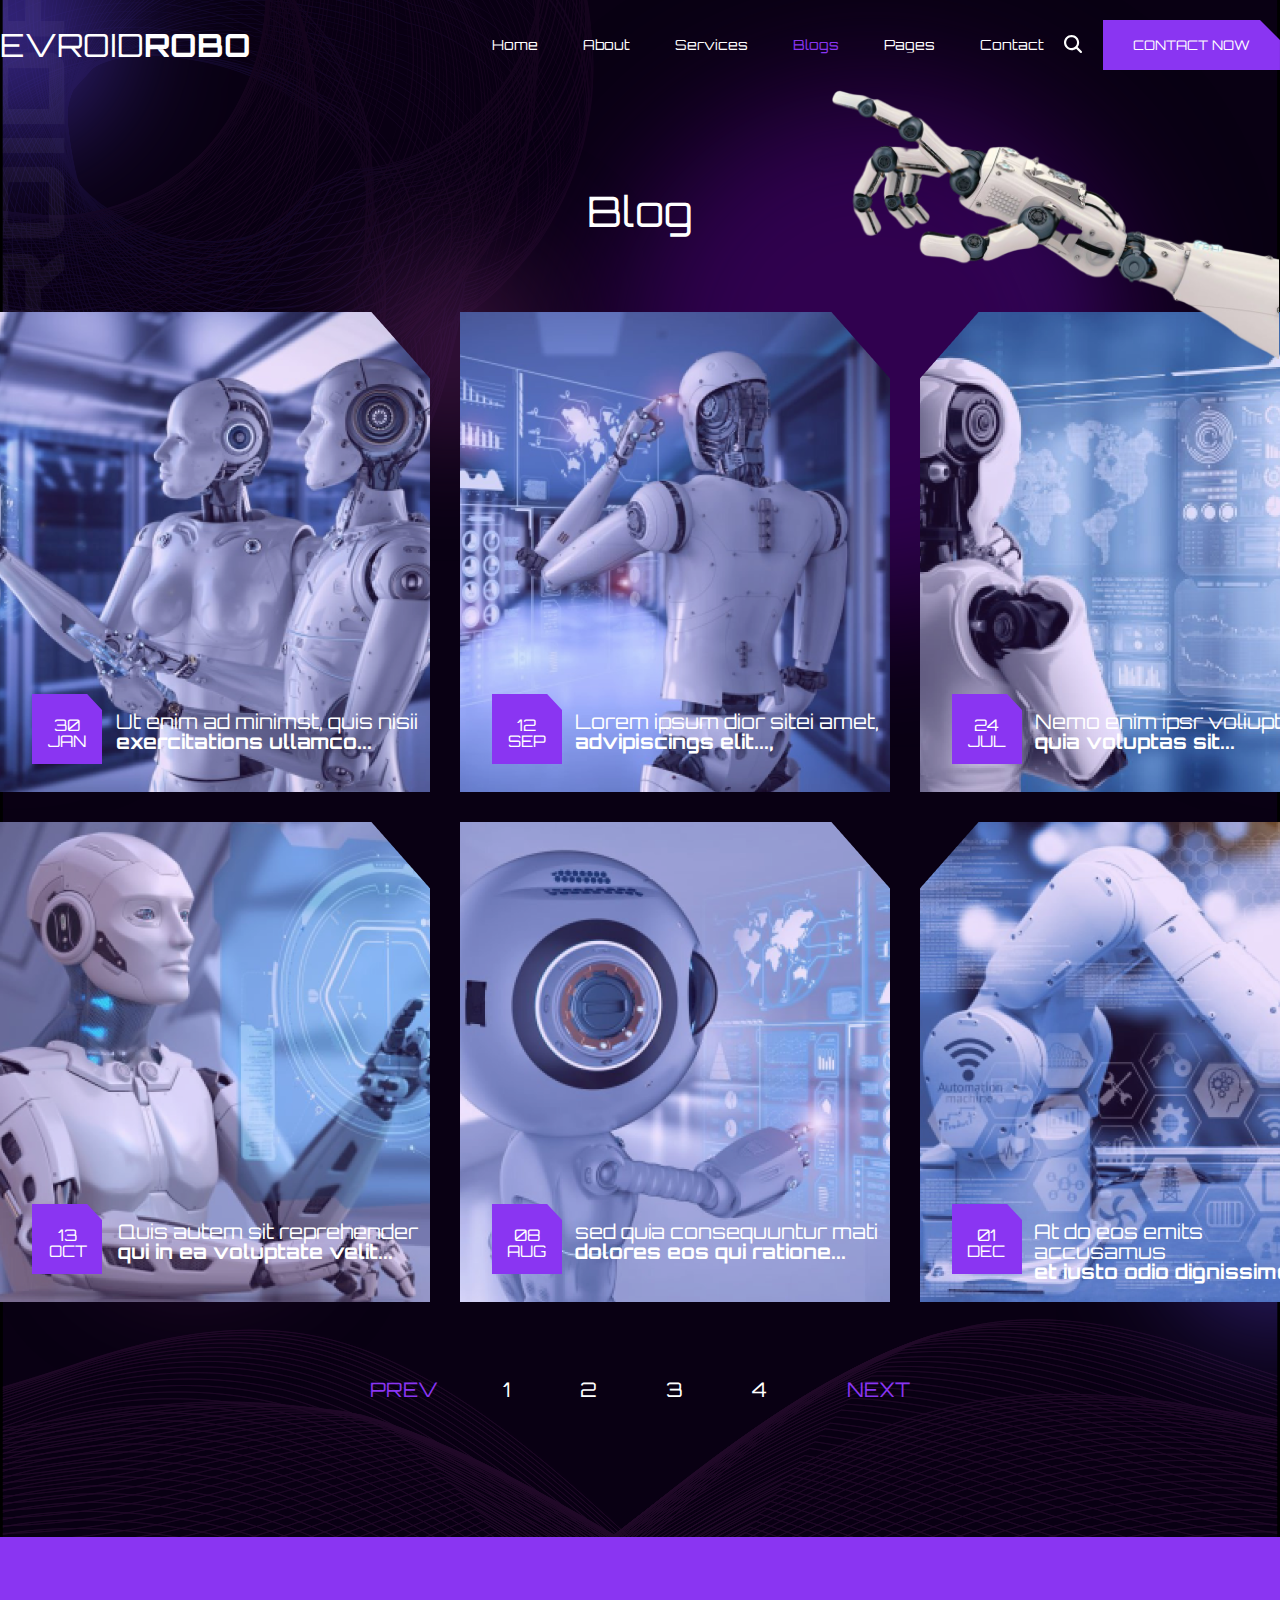
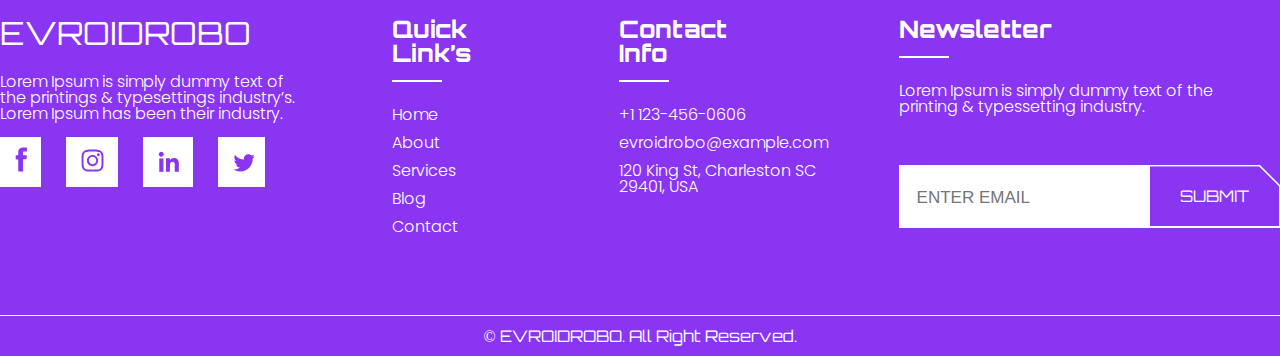
<file: blog-1.html>
<!DOCTYPE html>
<html lang="en">
<head>
  <meta charset="UTF-8">
  <meta name="viewport" content="width=device-width, initial-scale=1.0">
  <meta http-equiv="X-UA-Compatible" content="ie=edge">
  <title>EVROIDROBO</title>
  <link rel="preconnect" href="https://fonts.googleapis.com">
  <link rel="preconnect" href="https://fonts.gstatic.com" crossorigin>
  <link href="https://fonts.googleapis.com/css2?family=Orbitron:wght@400..900&family=Poppins:ital,wght@0,100;0,200;0,300;0,400;0,500;0,600;0,700;0,800;0,900;1,100;1,200;1,300;1,400;1,500;1,600;1,700;1,800;1,900&display=swap" rel="stylesheet">
  <link rel="stylesheet" href="css/reset.css">
  <link rel="stylesheet" href="css/style.css">
  <link rel="icon" type="image/png" href="images/icon.png">
</head>
<body>
  


<header class="header">
  <div class="container">
   <div class="header__inner">
    <div class="header__inner-logo" onclick="window.location.href='index.html';">
      EVROID<span class="bold">ROBO</span>
    </div>
    <div class="header__inner-pages">
      <ul class="inner-page">
        <li class="slay_page">
          <a href="index.html">
            Home
          </a>
        </li>
        <li class="slay_page">
          <a href="about.html" >
            About
          </a>
        </li>
        <li class="slay_page">
          <a href="services.html">
            Services
          </a>
        </li>
        <li class="slay_page">
          <a href="blog-1.html" class="main_page">
            Blogs
        </a></li>
        <li class="slay_page">
          <div class="menu-container">
            <button class="menu-button">Pages</button>
            <div class="dropdown">
              <a href="pages.html">Gallery</a>
              <a href="FAQ.html">FAQ's</a>
              <a href="team.html">Team</a>
            </div>
          </div>
        </li>
        <li class="slay_page">
          <a href="contact.html">
            Contact
          </a>
        </li>
      </ul>
    </div>
      <div class="header__inner-search">
        <img src="images/search.svg" alt="">
      </div>
      <div class="header__inner-page">
        <button class="contact-now" class="contact-now" onclick="window.location.href='contact.html';">
          Contact now
        </button>
      </div>
    </div>
   </div> 
</header>



<div class="absolute">
  <div class="container">
    <div class="about__inner">
    Blog
    </div>
  </div> 
  <img src="images/about/hand.png" alt="" class="hand">
</div>






<div class="container">
  <div class="services__inner">
    <div class="services__sections">

      <div class="first_blog-1page">
      <div class="blog__title-text">
        <div class="background_blog-img">
          <img src="images/blog/back.svg" class="">
        </div>
        <p class="blog__title">
          30 JAN 
        </p>
        <p class="blog_text">
          Ut enim ad minimst, quis nisii <br><span class="bold">exercitations ullamco...</span> 
        </p>
      </div>
    </div>
    
    
       <div class="second_blog-1page">
        <div class="blog__title-text">
          <div class="background_blog-img">
            <img src="images/blog/back.svg" class="">
          </div>
          <p class="blog__title">
            12 SEP 
          </p>
          <p class="blog_text">
            Lorem ipsum dior sitei amet, <br><span class="bold">advipiscings elit...,</span> 
          </p>
        </div>
    </div>
   
      <div class="third_blog-1page">
        <div class="blog__title-text">
          <div class="background_blog-img">
            <img src="images/blog/back.svg" class="">
          </div>
          <p class="blog__title">
            24 JUL 
          </p>
          <p class="blog_text">
            Nemo enim ipsr voliuptatem <br><span class="bold">quia voluptas sit...</span> 
          </p>
        </div>
    </div> 

   <div class="fourth_blog-1page">
    <div class="blog__title-text">
      <div class="background_blog-img">
        <img src="images/blog/back.svg" class="">
      </div>
      <p class="blog__title">
        13 OCT 
      </p>
      <p class="blog_text">
        Quis autem sit reprehender <br><span class="bold">qui in ea voluptate velit...</span> 
      </p>
    </div>
    </div>

    
    <div class="fifth_blog-1page">
      <div class="services__selection-title">
        <div class="blog__title-text">
          <div class="background_blog-img">
            <img src="images/blog/back.svg" class="">
          </div>
          <p class="blog__title">
            08 AUG 
          </p>
          <p class="blog_text">
            sed quia consequuntur mati <br><span class="bold">dolores eos qui ratione...</span> 
          </p>
        </div>
      </div>
    </div>
   
      <div class="sixth_blog-1page">
         <div class="blog__title-text">
        <div class="background_blog-img">
          <img src="images/blog/back.svg" class="">
        </div>
        <p class="blog__title">
          01 DEC 
        </p>
        <p class="blog_text">
          At do eos emits accusamus <br><span class="bold">et iusto odio dignissimos...</span> 
        </p>
      </div>
      </div>
    </div>
    </div>
    
  </div>
</div> 

<div class="container">
  <div class="selection_page-blog">
    <button class="selections-page__prev">
      Prev
    </button>
    <div class="backgound__button">
      <button class="page-button" data-page="1">1</button>
      <button class="page-button" data-page="2">2</button>
      <button class="page-button" data-page="3">3</button>
      <button class="page-button" data-page="4">4</button>
    </div>
    <button class="selections-page__next">
      Next
    </button>
  </div>
</div>





<footer class="footer">
  <div class="container">
  
        <div class="header__inner">
          <div class="footer__inner-item">
            <div class="footer__inner-1">
          <a href="#" class="logo__link-footer">
            EVROIDROBO
          </a>
          <p class="footer__block-text">
            Lorem Ipsum is simply dummy text of the printings & typesettings industry’s. Lorem Ipsum has been their industry.
          </p>
  
          <div class="footer__social">
                <a href="#" class="backgroun_social">
                  <img src="images/facebook.svg" alt="">
                </a>
                <a href="#" class="backgroun_social">
                  <img src="images/instagram.svg" alt="">
                </a>
                <a href="#" class="backgroun_social">
                  <img src="images/in.svg" alt="">
                </a>
                <a href="#" class="backgroun_social">
                  <img src="images/twitter.svg" alt="">
                </a>
          </div>
            </div>
         
  
          <div class="footer__menu">
             <a href="#" class="menu__link-main">
               Quick Link’s
             </a>
             <div class="quick-line"></div>
             <div class="footer__inner-2">
              <div class="footer_link">
                <a href="index.html" class="menu__link">
                  Home
                </a> 
                <a href="about.html" class="menu__link">
                 About
                </a>
                <a href="services.html" class="menu__link">
                 Services
                </a>
                <a href="blog-1.html" class="menu__link">
                 Blog
               </a>
               <a href="contact.html" class="menu__link">
                 Contact
               </a>
          </div>
             </div>
          </div>

          <div class="footer__menu-4">
            <a href="#" class="menu__link-main" class="contact-now" onclick="window.location.href='contact.html';">
              Contact Info
            </a>
            <div class="quick-line"></div>
            <div class="footer__inner-2">
             <div class="footer_link">
             <a href="#" class="menu__link">
              +1 123-456-0606
            </a> 
            <a href="#" class="menu__link">
              evroidrobo@example.com
            </a>
            <a href="#" class="menu__link">
              120 King St, Charleston SC
              29401, USA
            </a>
         </div>
            </div>
         </div>

 
          <div class="footer__menu-5">
            <a href="#" class="menu__link-main">
              Newsletter
            </a>
            <div class="quick-line"></div>
            <p class="newsletter__block-text">
              Lorem Ipsum is simply dummy text of the printing & typessetting industry.
            </p>
            <div class="email_input">
              <div class="input-container">
                  <input type="email" name="email" placeholder="Enter Email" required>
                  <button type="submit">Submit</button>
              </div>
            </div>
  
            
         </div>
  
        </div>
      </div>
      <div class="line"></div>
      <div href="#" class="footer__diskription">
        © EVROIDROBO. All Right Reserved.
      </div>
    </div>
  </div>
</footer>


  <script src="js/main.js"></script>
</body>
</html>
</file>
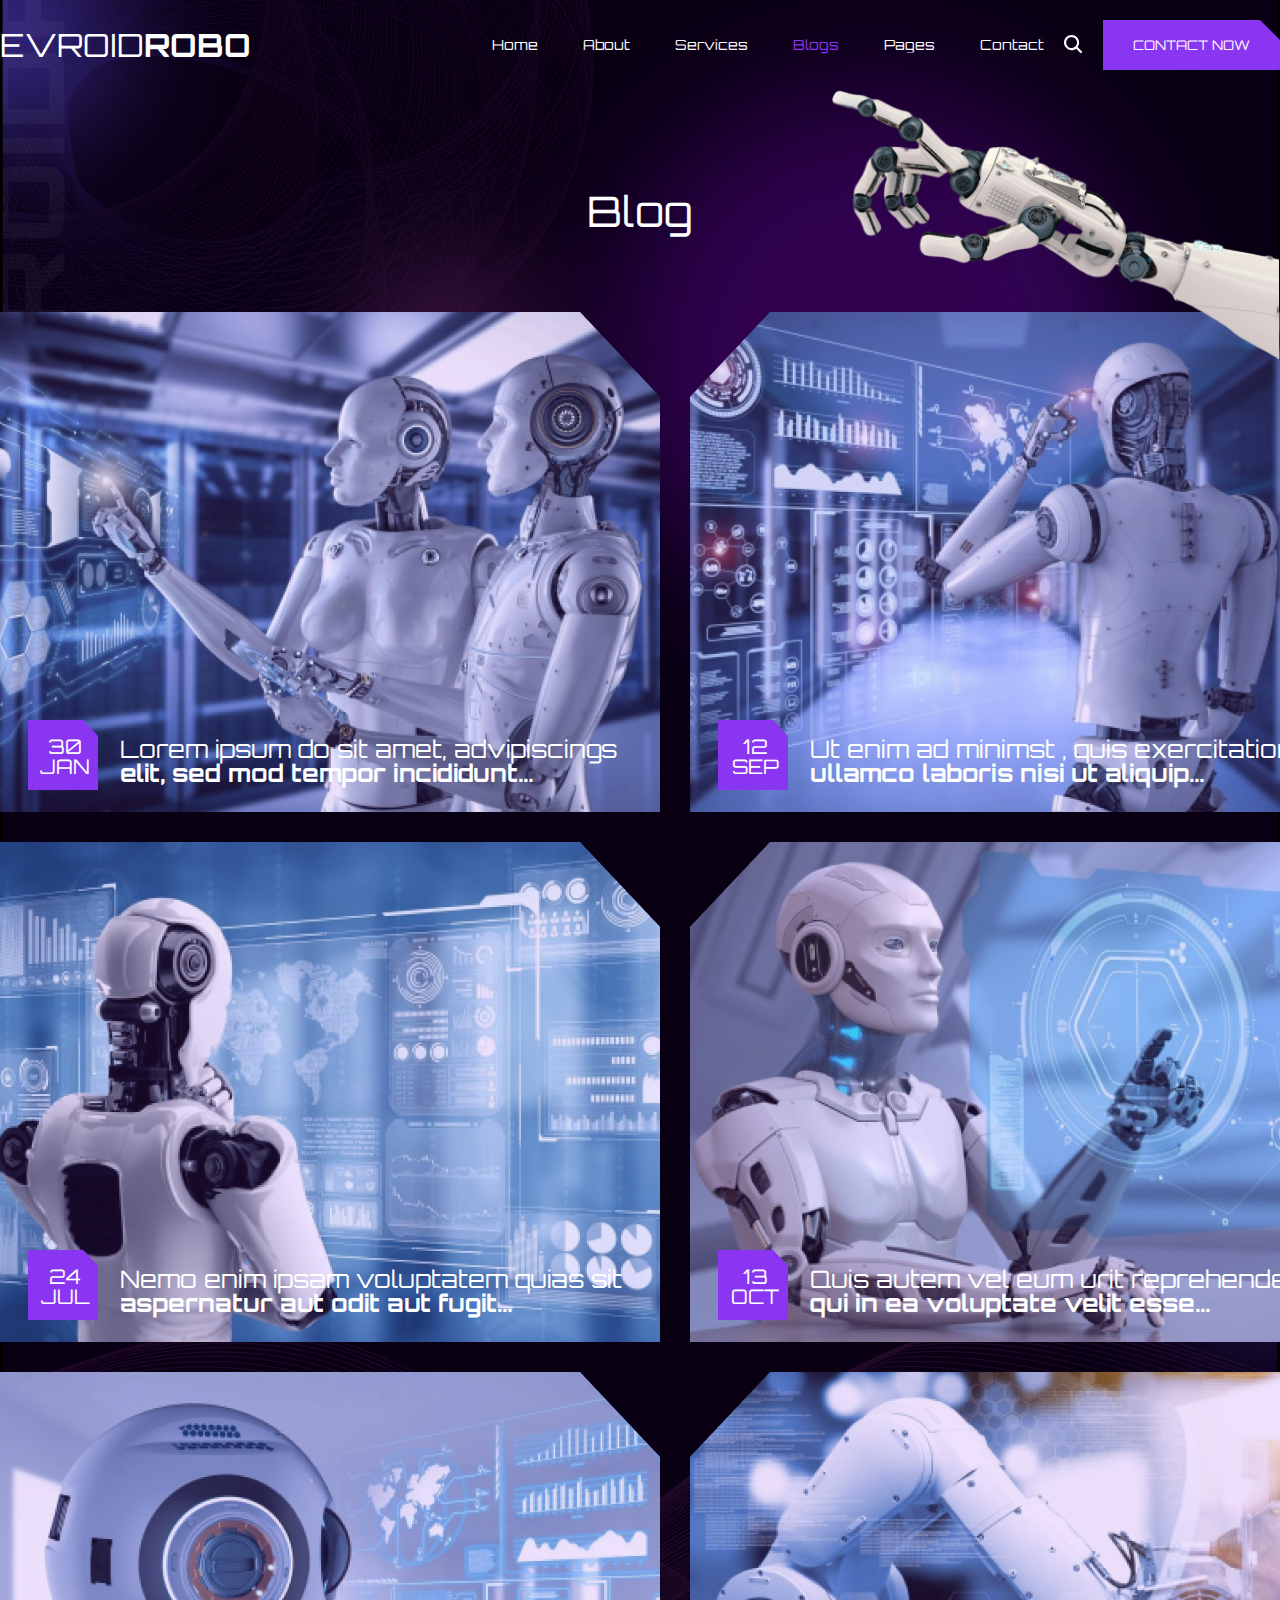
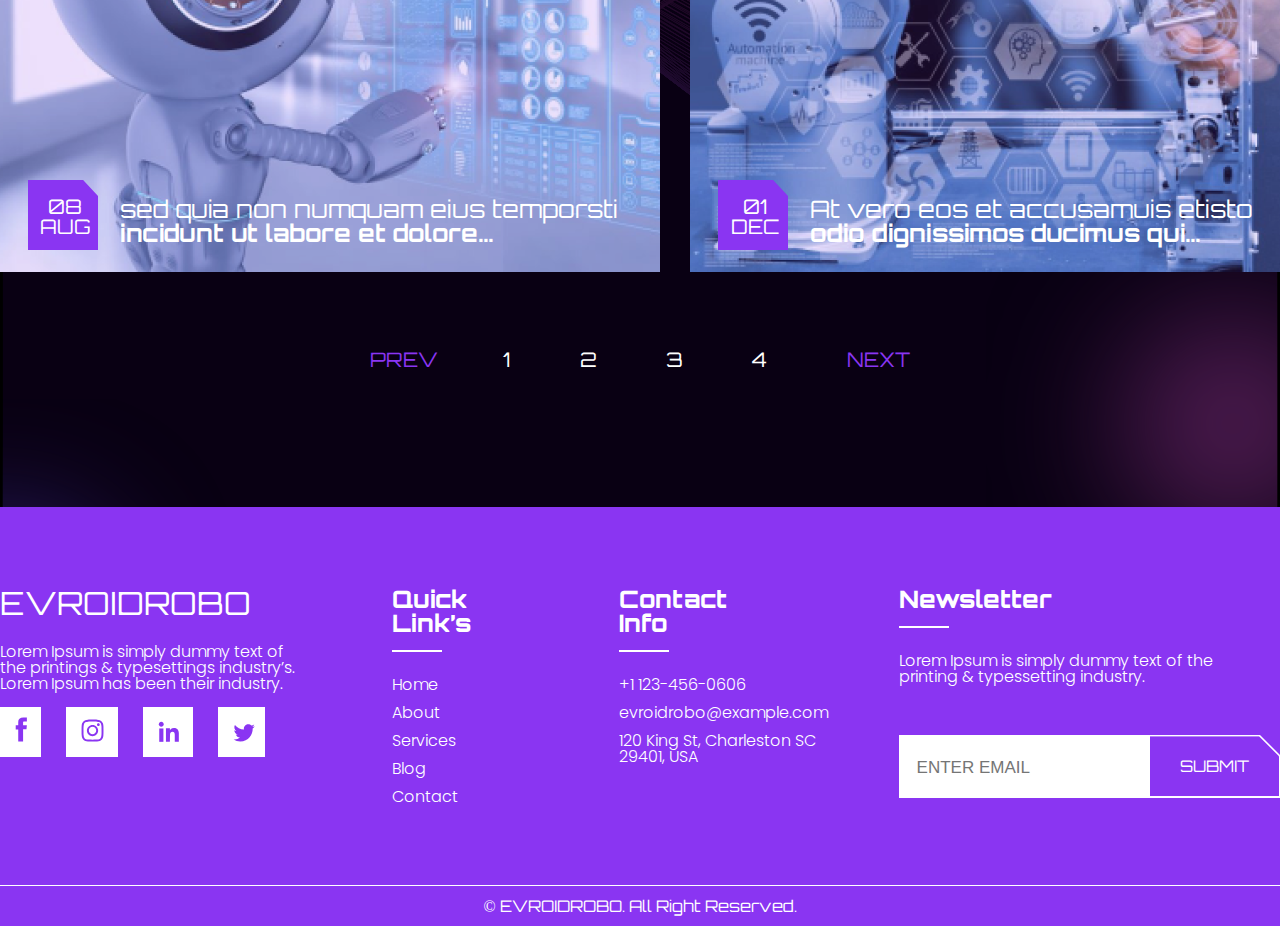
<file: blog-2.html>
<!DOCTYPE html>
<html lang="en">
<head>
  <meta charset="UTF-8">
  <meta name="viewport" content="width=device-width, initial-scale=1.0">
  <meta http-equiv="X-UA-Compatible" content="ie=edge">
  <title>EVROIDROBO</title>
  <link rel="preconnect" href="https://fonts.googleapis.com">
  <link rel="preconnect" href="https://fonts.gstatic.com" crossorigin>
  <link href="https://fonts.googleapis.com/css2?family=Orbitron:wght@400..900&family=Poppins:ital,wght@0,100;0,200;0,300;0,400;0,500;0,600;0,700;0,800;0,900;1,100;1,200;1,300;1,400;1,500;1,600;1,700;1,800;1,900&display=swap" rel="stylesheet">
  <link rel="stylesheet" href="css/reset.css">
  <link rel="stylesheet" href="css/style.css">
  <link rel="icon" type="image/png" href="images/icon.png">
</head>
<body>
  


<header class="header">
  <div class="container">
   <div class="header__inner">
    <div class="header__inner-logo" onclick="window.location.href='index.html';">
      EVROID<span class="bold">ROBO</span>
    </div>
    <div class="header__inner-pages">
      <ul class="inner-page">
        <li class="slay_page">
          <a href="index.html">
            Home
          </a>
        </li>
        <li class="slay_page">
          <a href="about.html" >
            About
          </a>
        </li>
        <li class="slay_page">
          <a href="services.html">
            Services
          </a>
        </li>
        <li class="slay_page">
          <a href="blog-1.html" class="main_page">
            Blogs
        </a></li>
        <li class="slay_page">
          <div class="menu-container">
            <button class="menu-button">Pages</button>
            <div class="dropdown">
              <a href="pages.html">Gallery</a>
              <a href="FAQ.html">FAQ's</a>
              <a href="team.html">Team</a>
            </div>
          </div>
        </li>
        <li class="slay_page">
          <a href="contact.html">
            Contact
          </a>
        </li>
      </ul>
    </div>
      <div class="header__inner-search">
        <img src="images/search.svg" alt="">
      </div>
      <div class="header__inner-page">
        <button class="contact-now" class="contact-now" onclick="window.location.href='contact.html';">
          Contact now
        </button>
      </div>
    </div>
   </div> 
</header>



<div class="absolute">
  <div class="container">
    <div class="about__inner">
    Blog
    </div>
  </div> 
  <img src="images/about/hand.png" alt="" class="hand">
</div>






<div class="container">
  <div class="services__inner">
    <div class="blog-2__sections">

      <div class="first_blog-2page">
      <div class="blog__title-text-2page">
        <div class="background_blog-img-2page">
          <img src="images/blog/back.svg" class="">
        </div>
        <p class="blog__title-2page">
          30 JAN 
        </p>
        <p class="blog_text-2page">
          Lorem ipsum do sit amet, advipiscings <br><span class="bold">elit, sed mod tempor incididunt...</span> 
        </p>
      </div>
    </div>
    
    
       <div class="second_blog-2page">
        <div class="blog__title-text-2page">
          <div class="background_blog-img-2page">
            <img src="images/blog/back.svg" class="">
          </div>
          <p class="blog__title-2page">
            12 SEP 
          </p>
          <p class="blog_text-2page">
            Ut enim ad minimst , quis exercitations <br><span class="bold">ullamco laboris nisi ut aliquip...</span> 
          </p>
        </div>
    </div>
   
      <div class="third_blog-2page">
        <div class="blog__title-text-2page">
          <div class="background_blog-img-2page">
            <img src="images/blog/back.svg" class="">
          </div>
          <p class="blog__title-2page">
            24 JUL 
          </p>
          <p class="blog_text-2page">
            Nemo enim ipsam voluptatem quias sit <br><span class="bold">aspernatur aut odit aut fugit...</span> 
          </p>
        </div>
    </div> 

   <div class="fourth_blog-2page">
    <div class="blog__title-text-2page">
      <div class="background_blog-img-2page">
        <img src="images/blog/back.svg" class="">
      </div>
      <p class="blog__title-2page">
        13 OCT 
      </p>
      <p class="blog_text-2page">
        Quis autem vel eum urit reprehenderit <br><span class="bold">qui in ea voluptate velit esse...</span> 
      </p>
    </div>
    </div>

    
    <div class="fifth_blog-2page">
      <div class="blog__title-text-2page">
        <div class="background_blog-img-2page">
          <img src="images/blog/back.svg" class="">
        </div>
        <p class="blog__title-2page">
          08 AUG 
          </p>
          <p class="blog_text-2page">
            sed quia non numquam eius temporsti <br><span class="bold">incidunt ut labore et dolore...</span> 
          </p>
        </div>
      </div>
   
      <div class="sixth_blog-2page">
        <div class="blog__title-text-2page">
          <div class="background_blog-img-2page">
            <img src="images/blog/back.svg" class="">
          </div>
          <p class="blog__title-2page">
          01 DEC 
        </p>
        <p class="blog_text-2page">
          At vero eos et accusamuis etisto <br><span class="bold">odio dignissimos ducimus qui...</span> 
        </p>
      </div>
      </div>
    </div>
    </div>
    
  </div>
</div> 

<div class="container">
  <div class="selection_page-blog">
    <button class="selections-page__prev">
      Prev
    </button>
    <div class="backgound__button">
      <button class="page-button" data-page="1">1</button>
      <button class="page-button" data-page="2">2</button>
      <button class="page-button" data-page="3">3</button>
      <button class="page-button" data-page="4">4</button>
    </div>
    <button class="selections-page__next">
      Next
    </button>
  </div>
</div>



<footer class="footer">
  <div class="container">
  
        <div class="header__inner">
          <div class="footer__inner-item">
            <div class="footer__inner-1">
          <a href="#" class="logo__link-footer">
            EVROIDROBO
          </a>
          <p class="footer__block-text">
            Lorem Ipsum is simply dummy text of the printings & typesettings industry’s. Lorem Ipsum has been their industry.
          </p>
  
          <div class="footer__social">
                <a href="#" class="backgroun_social">
                  <img src="images/facebook.svg" alt="">
                </a>
                <a href="#" class="backgroun_social">
                  <img src="images/instagram.svg" alt="">
                </a>
                <a href="#" class="backgroun_social">
                  <img src="images/in.svg" alt="">
                </a>
                <a href="#" class="backgroun_social">
                  <img src="images/twitter.svg" alt="">
                </a>
          </div>
            </div>
         
  
          <div class="footer__menu">
             <a href="#" class="menu__link-main">
               Quick Link’s
             </a>
             <div class="quick-line"></div>
             <div class="footer__inner-2">
              <div class="footer_link">
                <a href="index.html" class="menu__link">
                  Home
                </a> 
                <a href="about.html" class="menu__link">
                 About
                </a>
                <a href="services.html" class="menu__link">
                 Services
                </a>
                <a href="blog-1.html" class="menu__link">
                 Blog
               </a>
               <a href="contact.html" class="menu__link">
                 Contact
               </a>
          </div>
             </div>
          </div>

          <div class="footer__menu-4">
            <a href="#" class="menu__link-main" class="contact-now" onclick="window.location.href='contact.html';">
              Contact Info
            </a>
            <div class="quick-line"></div>
            <div class="footer__inner-2">
             <div class="footer_link">
             <a href="#" class="menu__link">
              +1 123-456-0606
            </a> 
            <a href="#" class="menu__link">
              evroidrobo@example.com
            </a>
            <a href="#" class="menu__link">
              120 King St, Charleston SC
              29401, USA
            </a>
         </div>
            </div>
         </div>

 
          <div class="footer__menu-5">
            <a href="#" class="menu__link-main">
              Newsletter
            </a>
            <div class="quick-line"></div>
            <p class="newsletter__block-text">
              Lorem Ipsum is simply dummy text of the printing & typessetting industry.
            </p>
            <div class="email_input">
              <div class="input-container">
                  <input type="email" name="email" placeholder="Enter Email" required>
                  <button type="submit">Submit</button>
              </div>
            </div>
  
            
         </div>
  
        </div>
      </div>
      <div class="line"></div>
      <div href="#" class="footer__diskription">
        © EVROIDROBO. All Right Reserved.
      </div>
    </div>
  </div>
</footer>



  <script src="js/main.js"></script>
</body>
</html>
</file>
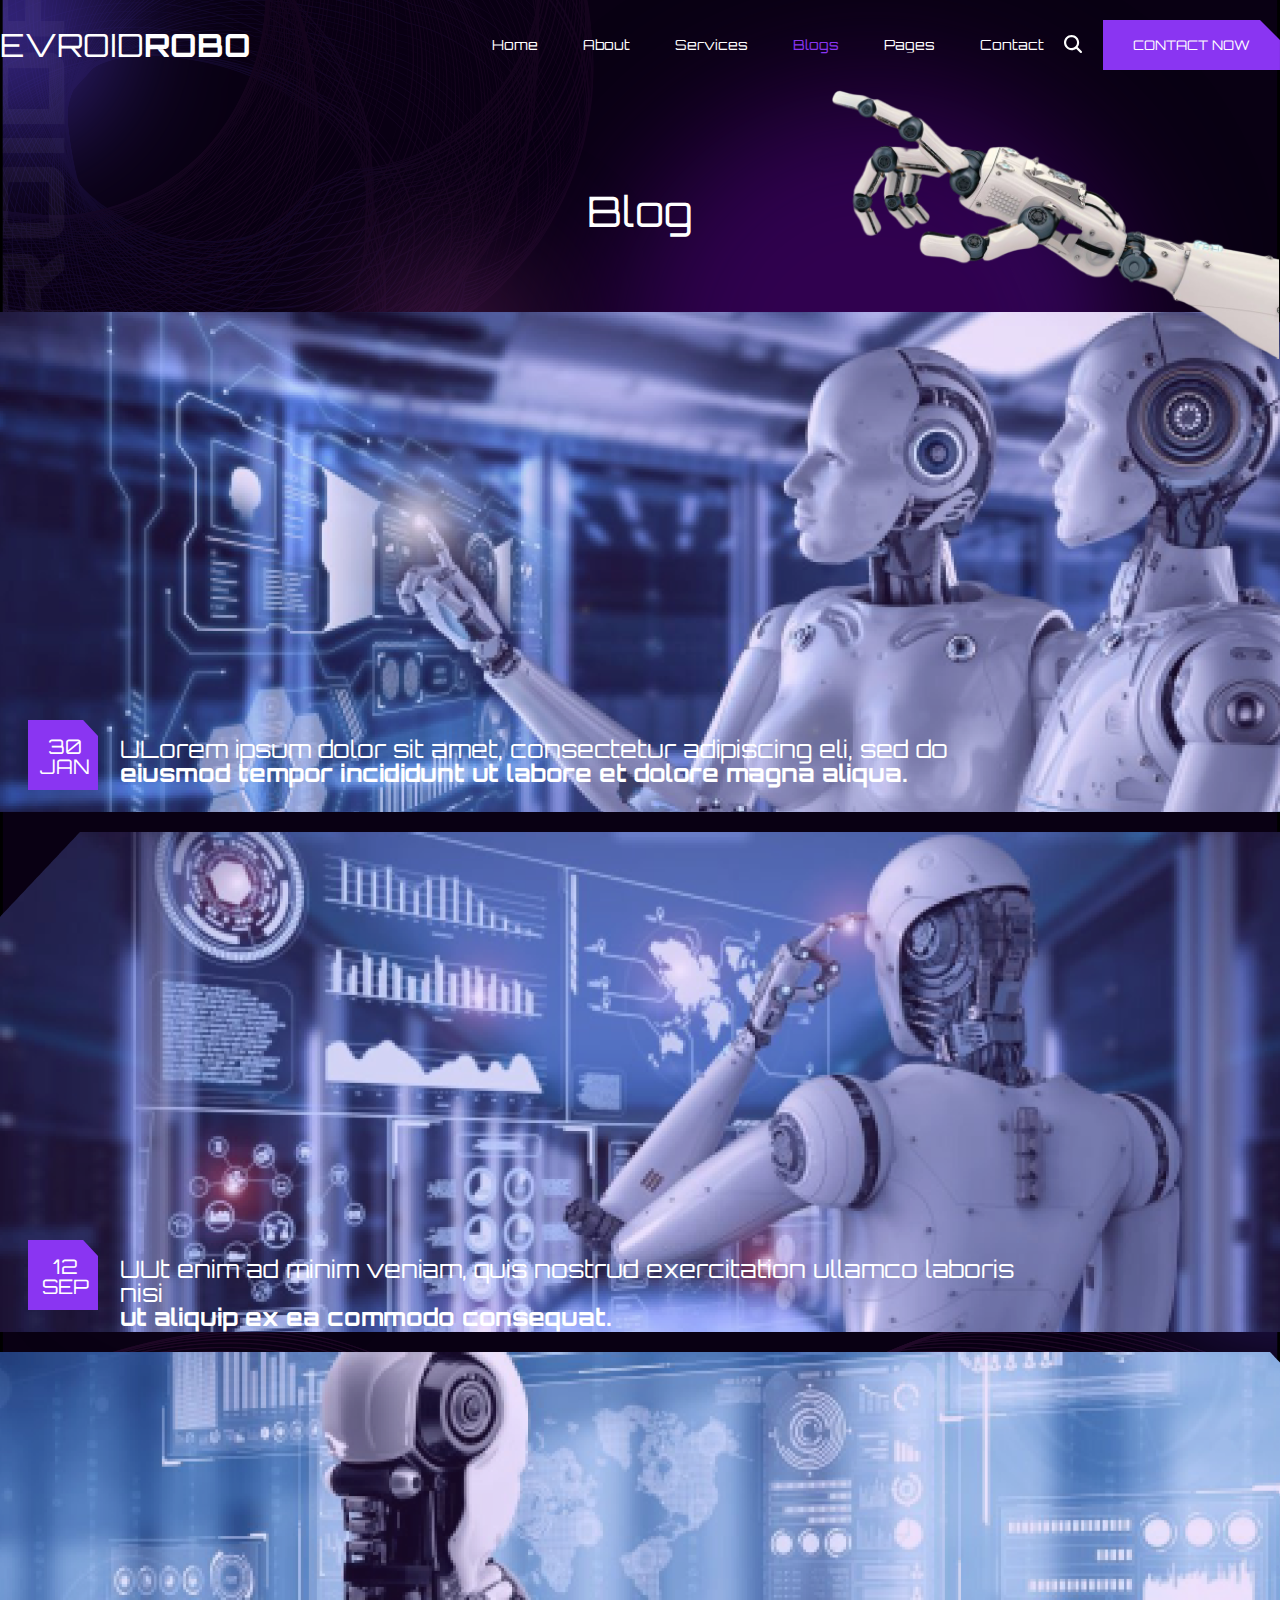
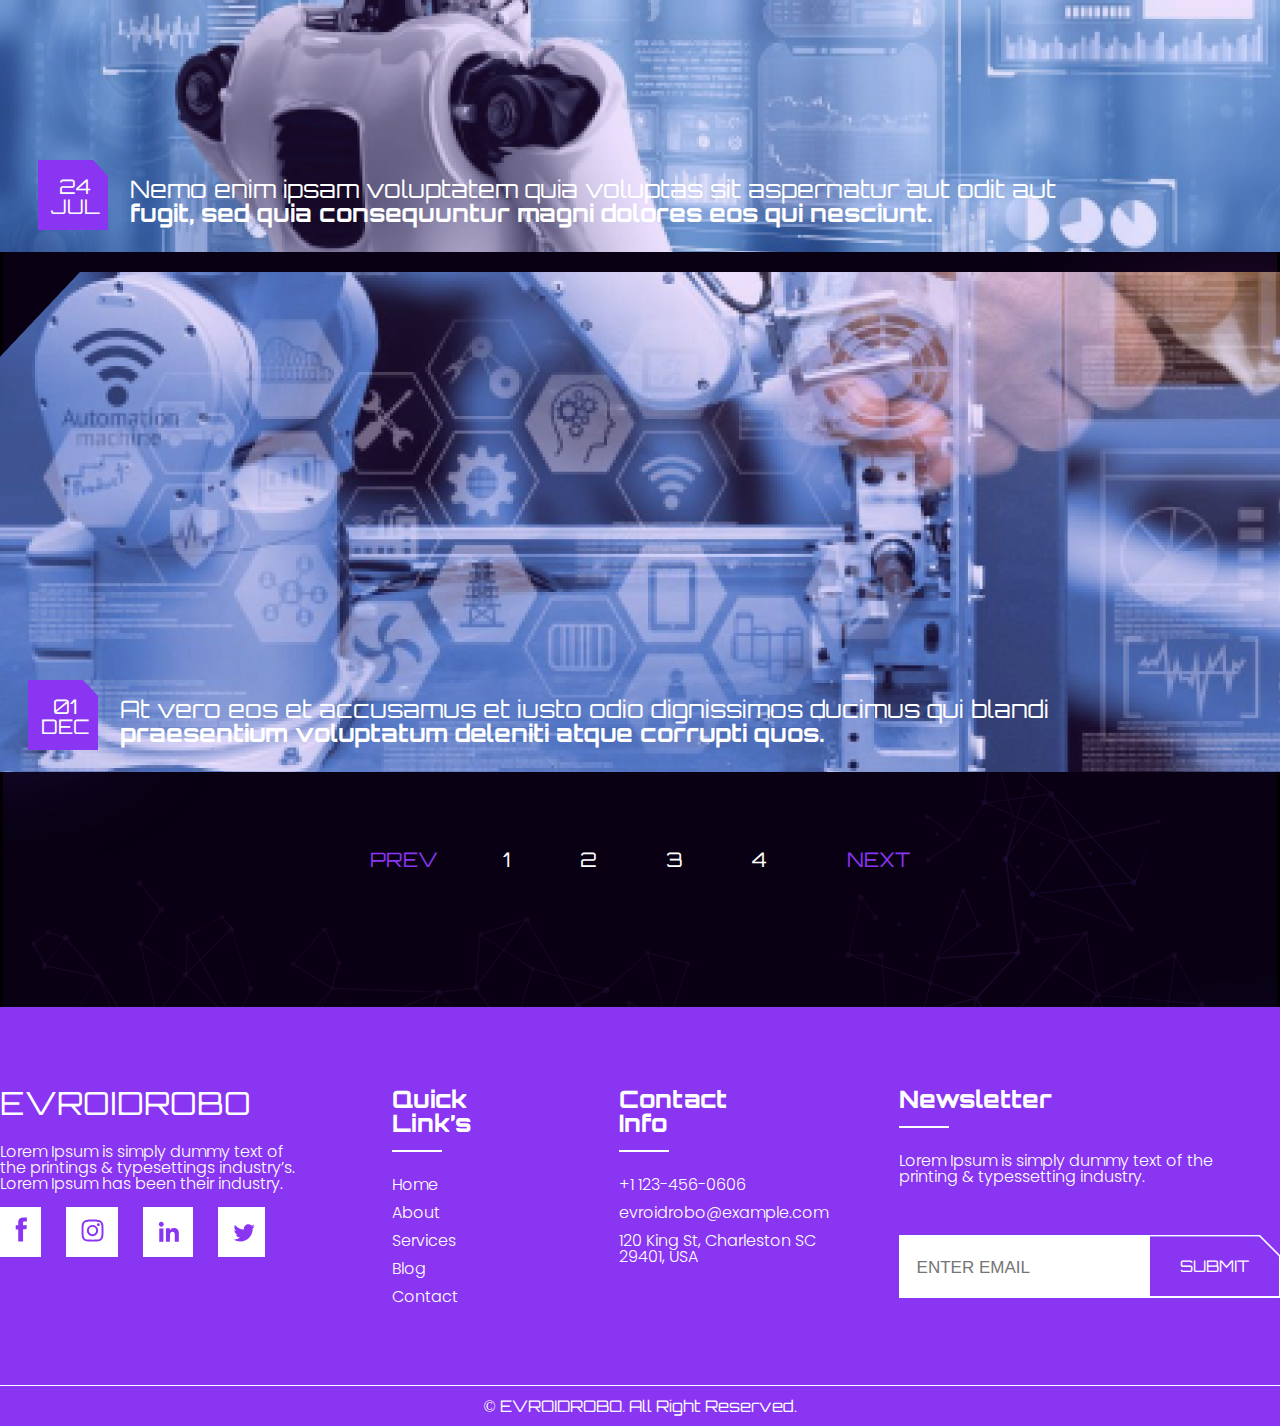
<file: blog-3.html>
<!DOCTYPE html>
<html lang="en">
<head>
  <meta charset="UTF-8">
  <meta name="viewport" content="width=device-width, initial-scale=1.0">
  <meta http-equiv="X-UA-Compatible" content="ie=edge">
  <title>EVROIDROBO</title>
  <link rel="preconnect" href="https://fonts.googleapis.com">
  <link rel="preconnect" href="https://fonts.gstatic.com" crossorigin>
  <link href="https://fonts.googleapis.com/css2?family=Orbitron:wght@400..900&family=Poppins:ital,wght@0,100;0,200;0,300;0,400;0,500;0,600;0,700;0,800;0,900;1,100;1,200;1,300;1,400;1,500;1,600;1,700;1,800;1,900&display=swap" rel="stylesheet">
  <link rel="stylesheet" href="css/reset.css">
  <link rel="stylesheet" href="css/style.css">
  <link rel="icon" type="image/png" href="images/icon.png">
</head>
<body>
  


<header class="header">
  <div class="container">
   <div class="header__inner">
    <div class="header__inner-logo" onclick="window.location.href='index.html';">
      EVROID<span class="bold">ROBO</span>
    </div>
    <div class="header__inner-pages">
      <ul class="inner-page">
        <li class="slay_page">
          <a href="index.html">
            Home
          </a>
        </li>
        <li class="slay_page">
          <a href="about.html" >
            About
          </a>
        </li>
        <li class="slay_page">
          <a href="services.html">
            Services
          </a>
        </li>
        <li class="slay_page">
          <a href="blog-1.html" class="main_page">
            Blogs
          </a>
        </li>
        <li class="slay_page">
          <div class="menu-container">
            <button class="menu-button">Pages</button>
            <div class="dropdown">
              <a href="pages.html">Gallery</a>
              <a href="FAQ.html">FAQ's</a>
              <a href="team.html">Team</a>
            </div>
          </div>
        </li>
        <li class="slay_page">
          <a href="contact.html">
            Contact
          </a>
        </li>
      </ul>
    </div>
      <div class="header__inner-search">
        <img src="images/search.svg" alt="">
      </div>
      <div class="header__inner-page">
        <button class="contact-now" class="contact-now" onclick="window.location.href='contact.html';">
          Contact now
        </button>
      </div>
    </div>
   </div> 
</header>



<div class="absolute">
  <div class="container">
    <div class="about__inner">
    Blog
    </div>
  </div> 
  <img src="images/about/hand.png" alt="" class="hand">
</div>






<div class="container">
  <div class="services__inner">
    <div class="blog-3__sections">

      <div class="first_blog-3page">
        <div class="blog__title-text-3page">
          <div class="background_blog-img-3page">
            <img src="images/blog/back.svg" class="">
          </div>
          <p class="blog__title-3page">
            30 JAN 
          </p>
          <p class="blog_text-3page">
            ULorem ipsum dolor sit amet, consectetur adipiscing eli, sed do <br><span class="bold"> eiusmod tempor incididunt ut labore et dolore magna aliqua.</span> 
          </p>
        </div>
      </div>
    
    
      <div class="second_blog-3page">
        <div class="blog__title-text-3page">
          <div class="background_blog-img-3page">
            <img src="images/blog/back.svg" class="">
          </div>
          <p class="blog__title-3page">
            12 SEP 
          </p>
          <p class="blog_text-3page">
            UUt enim ad minim veniam, quis nostrud exercitation ullamco laboris nisi  <br><span class="bold">ut aliquip ex ea commodo consequat.</span> 
          </p>
        </div>
      </div>


      <div class="third_blog-3page">
        <div class="blog__title-text-3page">
          <div class="background_blog-img-3page">
            <img src="images/blog/back.svg" class="">
          </div>
          <p class="blog__title-3page">
            24 JUL 
          </p>
          <p class="blog_text-3page">
            Nemo enim ipsam voluptatem quia voluptas sit aspernatur aut odit aut <br><span class="bold">fugit, sed quia consequuntur magni dolores eos qui nesciunt.</span> 
          </p>
        </div>
    </div> 

   
      <div class="fourth_blog-3page">
        <div class="blog__title-text-3page">
          <div class="background_blog-img-3page">
          <img src="images/blog/back.svg" class="">
          </div>
            <p class="blog__title-3page">
              01 DEC 
            </p>
            <p class="blog_text-3page">
              At vero eos et accusamus et iusto odio dignissimos ducimus qui blandi <br><span class="bold">praesentium voluptatum deleniti atque corrupti quos.</span> 
            </p>
        </div>
      </div>
    </div>
  </div>
  </div>
</div> 





<div class="container">
  <div class="selection_page-blog">
    <button class="selections-page__prev">
      Prev
    </button>
    <div class="backgound__button">
      <button class="page-button" data-page="1">1</button>
      <button class="page-button" data-page="2">2</button>
      <button class="page-button" data-page="3">3</button>
      <button class="page-button" data-page="4">4</button>
    </div>
    <button class="selections-page__next">
      Next
    </button>
  </div>
</div>










<footer class="footer">
  <div class="container">
  
        <div class="header__inner">
          <div class="footer__inner-item">
            <div class="footer__inner-1">
          <a href="#" class="logo__link-footer">
            EVROIDROBO
          </a>
          <p class="footer__block-text">
            Lorem Ipsum is simply dummy text of the printings & typesettings industry’s. Lorem Ipsum has been their industry.
          </p>
  
          <div class="footer__social">
                <a href="#" class="backgroun_social">
                  <img src="images/facebook.svg" alt="">
                </a>
                <a href="#" class="backgroun_social">
                  <img src="images/instagram.svg" alt="">
                </a>
                <a href="#" class="backgroun_social">
                  <img src="images/in.svg" alt="">
                </a>
                <a href="#" class="backgroun_social">
                  <img src="images/twitter.svg" alt="">
                </a>
          </div>
            </div>
         
  
          <div class="footer__menu">
             <a href="#" class="menu__link-main">
               Quick Link’s
             </a>
             <div class="quick-line"></div>
             <div class="footer__inner-2">
              <div class="footer_link">
                <a href="index.html" class="menu__link">
                  Home
                </a> 
                <a href="about.html" class="menu__link">
                 About
                </a>
                <a href="services.html" class="menu__link">
                 Services
                </a>
                <a href="blog-1.html" class="menu__link">
                 Blog
               </a>
               <a href="contact.html" class="menu__link">
                 Contact
               </a>
          </div>
             </div>
          </div>

          <div class="footer__menu-4">
            <a href="#" class="menu__link-main" class="contact-now" onclick="window.location.href='contact.html';">
              Contact Info
            </a>
            <div class="quick-line"></div>
            <div class="footer__inner-2">
             <div class="footer_link">
             <a href="#" class="menu__link">
              +1 123-456-0606
            </a> 
            <a href="#" class="menu__link">
              evroidrobo@example.com
            </a>
            <a href="#" class="menu__link">
              120 King St, Charleston SC
              29401, USA
            </a>
         </div>
            </div>
         </div>

 
          <div class="footer__menu-5">
            <a href="#" class="menu__link-main">
              Newsletter
            </a>
            <div class="quick-line"></div>
            <p class="newsletter__block-text">
              Lorem Ipsum is simply dummy text of the printing & typessetting industry.
            </p>
            <div class="email_input">
              <div class="input-container">
                  <input type="email" name="email" placeholder="Enter Email" required>
                  <button type="submit">Submit</button>
              </div>
            </div>
  
            
         </div>
  
        </div>
      </div>
      <div class="line"></div>
      <div href="#" class="footer__diskription">
        © EVROIDROBO. All Right Reserved.
      </div>
    </div>
  </div>
</footer>


  <script src="js/main.js"></script>
</body>
</html>
</file>
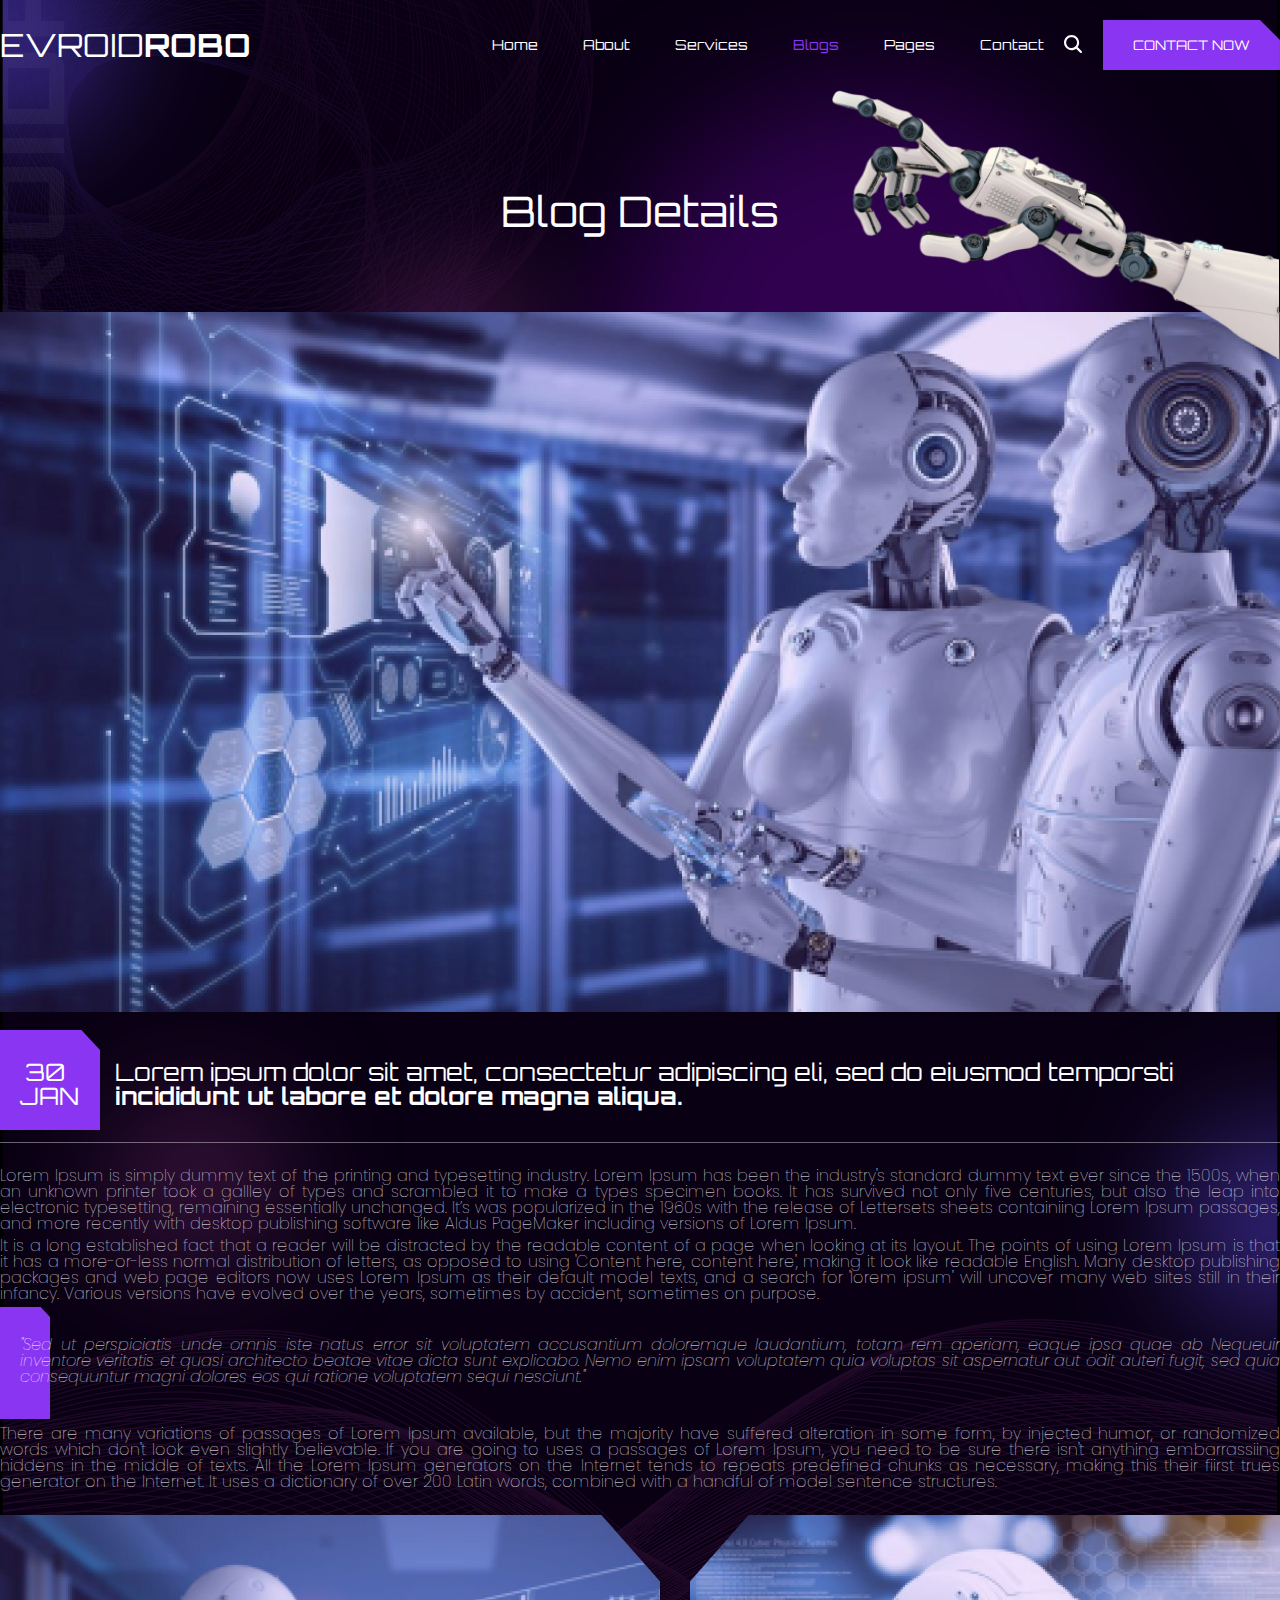
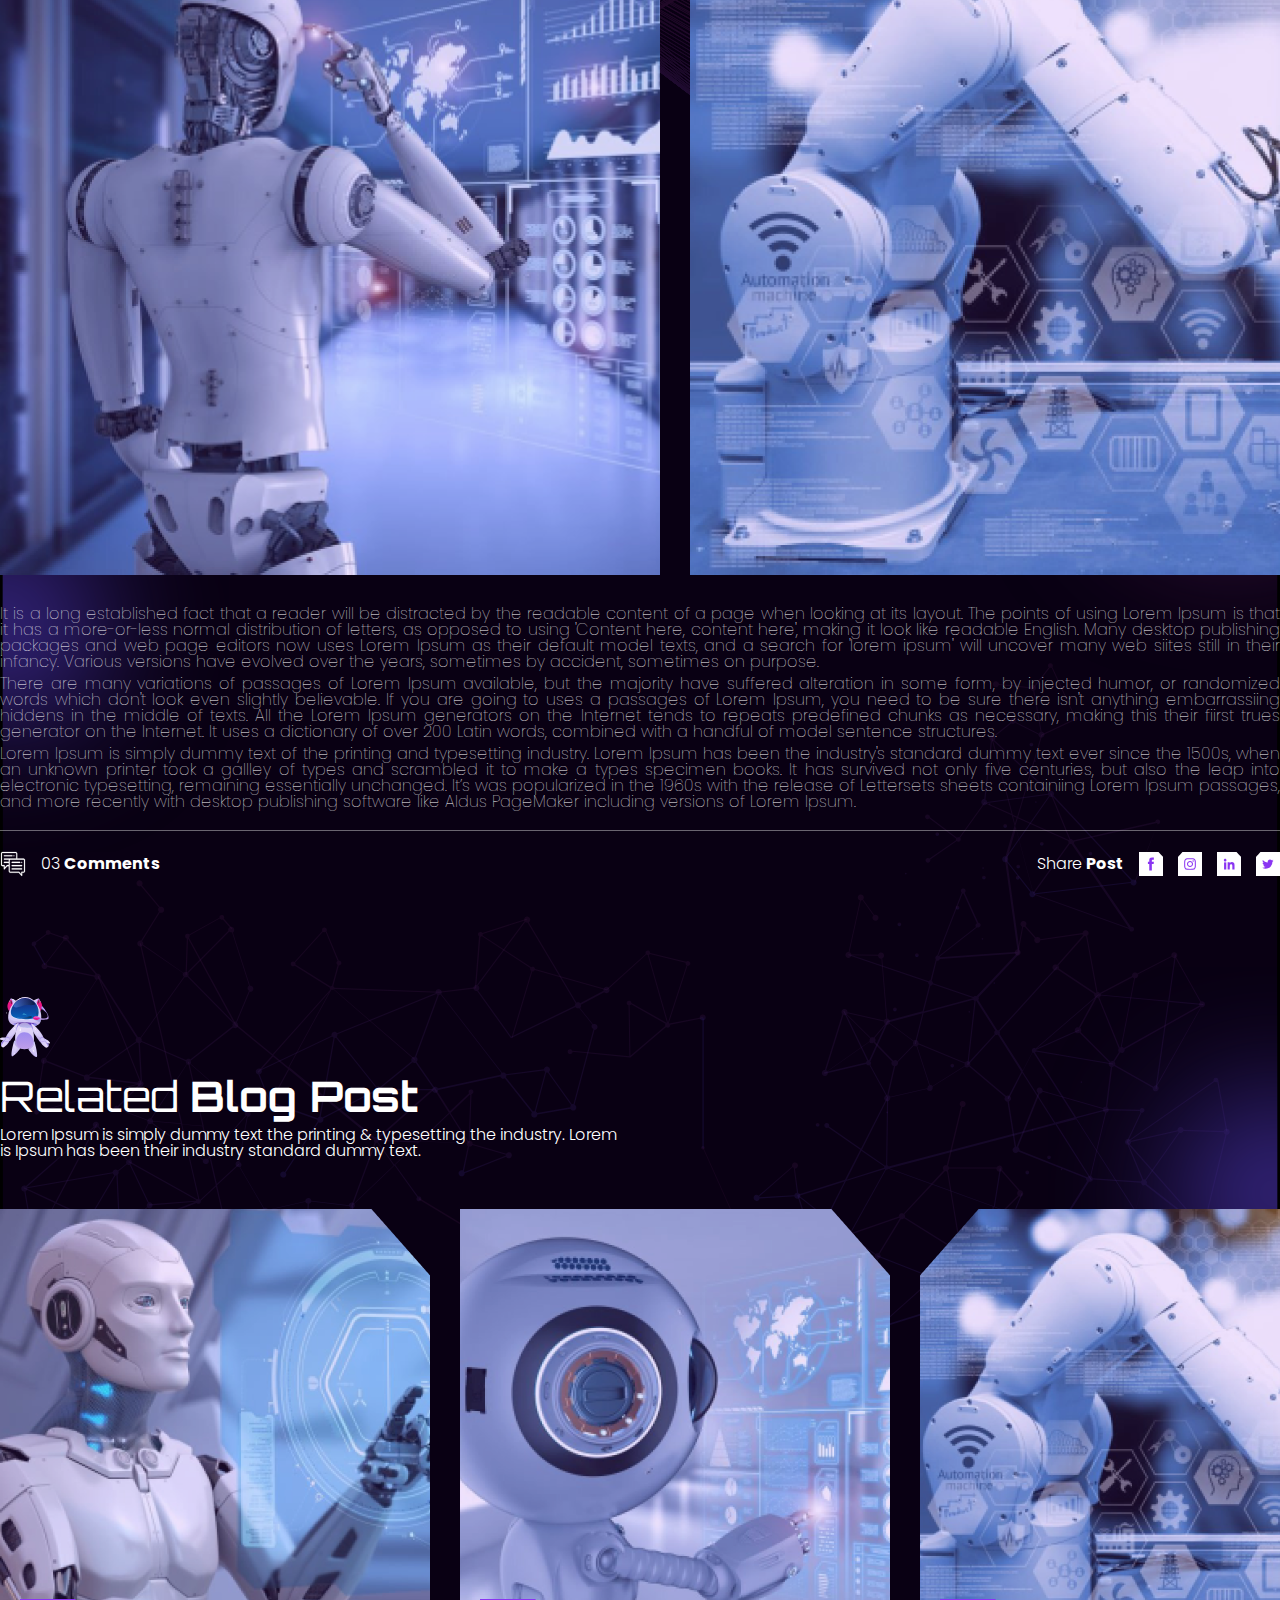
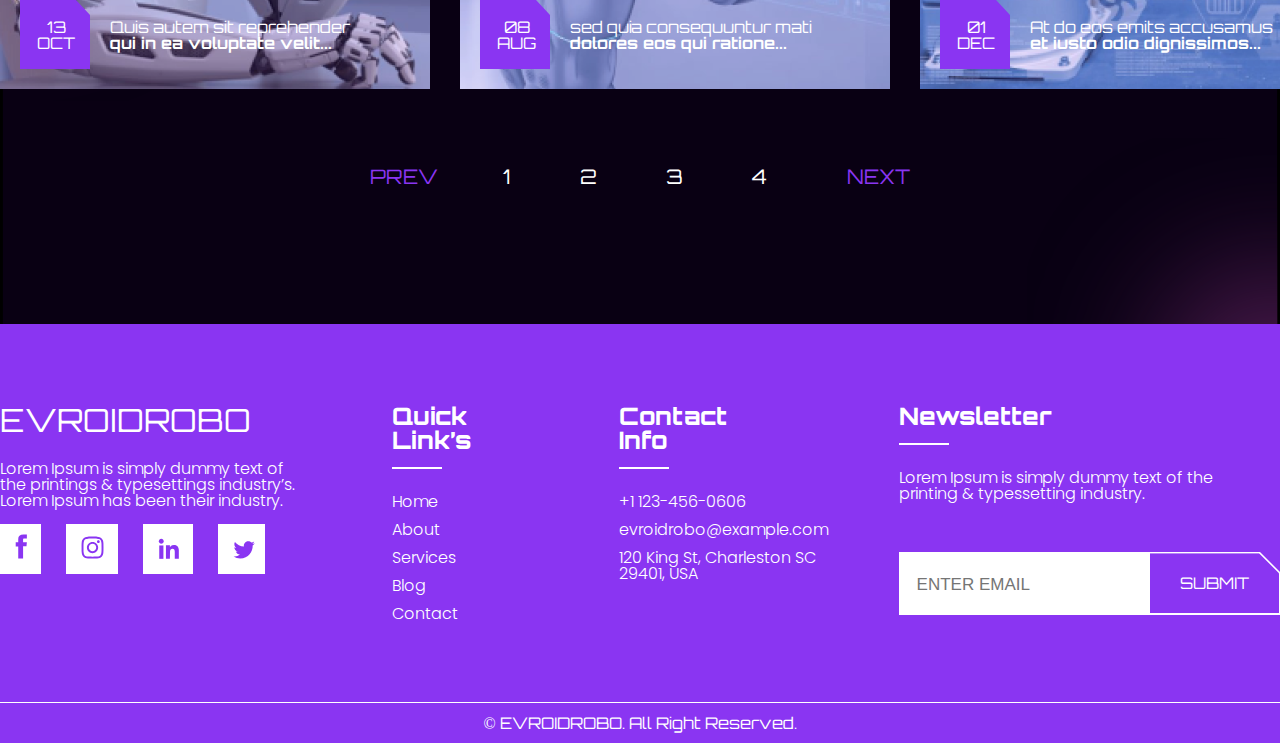
<file: blog-4.html>
<!DOCTYPE html>
<html lang="en">
<head>
  <meta charset="UTF-8">
  <meta name="viewport" content="width=device-width, initial-scale=1.0">
  <meta http-equiv="X-UA-Compatible" content="ie=edge">
  <title>EVROIDROBO</title>
  <link rel="preconnect" href="https://fonts.googleapis.com">
  <link rel="preconnect" href="https://fonts.gstatic.com" crossorigin>
  <link href="https://fonts.googleapis.com/css2?family=Orbitron:wght@400..900&family=Poppins:ital,wght@0,100;0,200;0,300;0,400;0,500;0,600;0,700;0,800;0,900;1,100;1,200;1,300;1,400;1,500;1,600;1,700;1,800;1,900&display=swap" rel="stylesheet">
  <link rel="stylesheet" href="css/reset.css">
  <link rel="stylesheet" href="css/style.css">
  <link rel="icon" type="image/png" href="images/icon.png">
</head>
<body>
  


<header class="header">
  <div class="container">
   <div class="header__inner">
    <div class="header__inner-logo" onclick="window.location.href='index.html';">
      EVROID<span class="bold">ROBO</span>
    </div>
    <div class="header__inner-pages">
      <ul class="inner-page">
        <li class="slay_page">
          <a href="index.html">
            Home
          </a>
        </li>
        <li class="slay_page">
          <a href="about.html" >
            About
          </a>
        </li>
        <li class="slay_page">
          <a href="services.html">
            Services
          </a>
        </li>
        <li class="slay_page">
          <a href="blog-1.html" class="main_page">
            Blogs
          </a>
        </li>
        <li class="slay_page">
          <div class="menu-container">
            <button class="menu-button">Pages</button>
            <div class="dropdown">
              <a href="pages.html">Gallery</a>
              <a href="FAQ.html">FAQ's</a>
              <a href="team.html">Team</a>
            </div>
          </div>
        </li>
        <li class="slay_page">
          <a href="contact.html">
            Contact
          </a>
        </li>
      </ul>
    </div>
      <div class="header__inner-search">
        <img src="images/search.svg" alt="">
      </div>
      <div class="header__inner-page">
        <button class="contact-now" class="contact-now" onclick="window.location.href='contact.html';">
          Contact now
        </button>
      </div>
    </div>
   </div> 
</header>



<div class="absolute">
  <div class="container">
    <div class="about__inner">
    Blog Details
    </div>
  </div> 
  <img src="images/about/hand.png" alt="" class="hand">
</div>






<div class="container">
  <div class="services__inner">
    <div class="blog-4__sections">
      <div class="first_blog-4page">
        <img src="images/blog/blog-4/rob-1.png" alt="">
      </div>
    
    
      <div class="second_blog-4page">
        <div class="blog__title-text-4page">
          <div class="background_blog-img-4page">
            <img src="images/blog/blog-4/background__block.svg">
          </div>
          <p class="blog__title-4page">
            30
            JAN 
          </p>
          <p class="blog_text-4page_title">
            Lorem ipsum dolor sit amet, consectetur adipiscing eli, sed do eiusmod temporsti <br><span class="bold">incididunt ut labore et dolore magna aliqua.</span> 
          </p>
        </div>
      </div>
      <div class="line-blog_4"></div>

      <div class="third_blog-4page">
        <div class="blog__title-text-4page">
          <p class="blog_text-4page">
            Lorem Ipsum is simply dummy text of the printing and typesetting industry. Lorem Ipsum has been the industry's standard dummy text ever since the 1500s, when an unknown printer took a gallley of types and scrambled it to make a types specimen books. It has survived not only five centuries, but also the leap into electronic typesetting, remaining essentially unchanged. It’s was popularized in the 1960s with the release of Lettersets sheets containiing Lorem Ipsum passages, and more recently with desktop publishing software like Aldus PageMaker including versions of Lorem Ipsum.
          </p>
        </div>
      </div> 


      <div class="fourth_blog-4page">
        <div class="blog__title-text-4page">
          <p class="blog_text-4page">
            It is a long established fact that a reader will be distracted by the readable content of a page when looking at its layout. The points of using Lorem Ipsum is that it has a more-or-less normal distribution of letters, as opposed to using 'Content here, content here', making it look like readable English. Many desktop publishing packages and web page editors now uses Lorem Ipsum as their default model texts, and a search for 'lorem ipsum' will uncover many web siites still in their infancy. Various versions have evolved over the years, sometimes by accident, sometimes on purpose.
          </p>
        </div>
      </div> 
      
      <div class="fifth_blog-4page">
        <div class="background_blog-2__4page">
          <img src="images/blog/blog-4/background__block-2.svg" class="">
        </div>
        <div class="blog__title-text-4page">
          <p class="blog_text-4page_italic">
            "Sed ut perspiciatis unde omnis iste natus error sit voluptatem accusantium doloremque laudantium, totam rem aperiam, eaque ipsa quae ab Nequeuir inventore veritatis et quasi architecto beatae vitae dicta sunt explicabo. Nemo enim ipsam voluptatem quia voluptas sit aspernatur aut odit auteri fugit, sed quia consequuntur magni dolores eos qui ratione voluptatem sequi nesciunt."
          </p>
        </div>
      </div> 

      <div class="sixth_blog-4page">
        <div class="blog__title-text-4page">
          <p class="blog_text-4page">
            There are many variations of passages of Lorem Ipsum available, but the majority have suffered alteration in some form, by injected humor, or randomized words which don't look even slightly believable. If you are going to uses a passages of Lorem Ipsum, you need to be sure there isn't anything embarrassiing hiddens in the middle of texts. All the Lorem Ipsum generators on the Internet tends to repeats predefined chunks as necessary, making this their fiirst trues generator on the Internet. It uses a dictionary of over 200 Latin words, combined with a handful of model sentence structures.
          </p>
        </div>
          <div class="blog_2imagae-4page">
            <img src="images/blog/blog-4/rob-2.png" alt="">
            <img src="images/blog/blog-4/rob-3.png" alt="">
          </div>
      </div> 

      <div class="seventh_blog-4page">
        <div class="blog__title-text-4page">
          <p class="blog_text-4page">
            It is a long established fact that a reader will be distracted by the readable content of a page when looking at its layout. The points of using Lorem Ipsum is that it has a more-or-less normal distribution of letters, as opposed to using 'Content here, content here', making it look like readable English. Many desktop publishing packages and web page editors now uses Lorem Ipsum as their default model texts, and a search for 'lorem ipsum' will uncover many web siites still in their infancy. Various versions have evolved over the years, sometimes by accident, sometimes on purpose.
          </p>
        </div>
        <div class="blog__title-text-4page">
          <p class="blog_text-4page">
            There are many variations of passages of Lorem Ipsum available, but the majority have suffered alteration in some form, by injected humor, or randomized words which don't look even slightly believable. If you are going to uses a passages of Lorem Ipsum, you need to be sure there isn't anything embarrassiing hiddens in the middle of texts. All the Lorem Ipsum generators on the Internet tends to repeats predefined chunks as necessary, making this their fiirst trues generator on the Internet. It uses a dictionary of over 200 Latin words, combined with a handful of model sentence structures.
          </p>
        </div>
        <div class="blog__title-text-4page">
        <p class="blog_text-4page">
          Lorem Ipsum is simply dummy text of the printing and typesetting industry. Lorem Ipsum has been the industry's standard dummy text ever since the 1500s, when an unknown printer took a gallley of types and scrambled it to make a types specimen books. It has survived not only five centuries, but also the leap into electronic typesetting, remaining essentially unchanged. It’s was popularized in the 1960s with the release of Lettersets sheets containiing Lorem Ipsum passages, and more recently with desktop publishing software like Aldus PageMaker including versions of Lorem Ipsum.
        </p>
        </div>
      </div> 
      <div class="line-blog_4-under"></div>
    </div>
    <div class="underline_inner">
      <div class="underline_left">
        <img src="images/blog/blog-4/comments_img.svg" alt="">
        <p class="underline_right-4page">
          03  <span class="bold">Comments</span>
        </p>
      </div>
      <div class="underline_right">
        <p class="underline_right-4page">
          Share <span class="bold">Post</span>
        </p>
        <img src="images/blog/blog-4/facebook__blog-4.svg" alt="">
        <img src="images/blog/blog-4/instagram__blog-4.svg" alt="">
        <img src="images/blog/blog-4/in__blog-4.svg" alt="">
        <img src="images/blog/blog-4/twitter__blog-4.svg" alt="">
      </div>
    </div>
  </div>
</div>

<div class="container">
  <div class="blog-post__inner">
      <div class="blog-post_disk">
        <img src="images/blog/blog-4/mini-robot__1.svg" alt="" class="mini-robot__1_blog">
        <div class="blog__titles-4page">
          Related <span class="bold">Blog Post</span>
        </div>
        <div class="blog__subtitles-4page">
          Lorem Ipsum is simply dummy text the printing & typesetting the industry. Lorem is Ipsum has been their industry standard dummy text.
        </div>
        <div class="blog-post__img">
          <div class="blog-post__img1">
            <div class="background_mini-img-4page">
              <img src="images/blog/blog-4/background__block-mini.svg" class="">
            </div>
            <div class="blog__title__blog">
              <p class="blog__title-4page_mini">
                13
                OCT 
              </p>
              <p class="blog_text-4page_title_mini">
                Quis autem sit reprehender <br><span class="bold">qui in ea voluptate velit...</span> 
              </p>
            </div>
           
          </div>
          <div class="blog-post__img2">
            <div class="background_mini-img-4page">
              <img src="images/blog/blog-4/background__block-mini.svg" class="">
            </div>
            <div class="blog__title__blog">
            <p class="blog__title-4page_mini">
              08
              AUG 
            </p>
            <p class="blog_text-4page_title_mini">
              sed quia consequuntur mati  <br><span class="bold">dolores eos qui ratione...</span> 
            </p></div>
          </div>
          <div class="blog-post__img3">
            <div class="background_mini-img-4page">
              <img src="images/blog/blog-4/background__block-mini.svg" class="">
            </div>
            <div class="blog__title__blog">
            <p class="blog__title-4page_mini">
              01
              DEC 
            </p>
            <p class="blog_text-4page_title_mini">
              At do eos emits accusamus <br><span class="bold">et iusto odio dignissimos...</span> 
            </p></div>
          </div>
        </div>
        </div>
      </div>
  </div>
</div>













<div class="container">
  <div class="selection_page-blog">
    <button class="selections-page__prev">
      Prev
    </button>
    <div class="backgound__button">
      <button class="page-button" data-page="1">1</button>
      <button class="page-button" data-page="2">2</button>
      <button class="page-button" data-page="3">3</button>
      <button class="page-button" data-page="4">4</button>
    </div>
    <button class="selections-page__next">
      Next
    </button>
  </div>
</div>




<footer class="footer">
  <div class="container">
  
        <div class="header__inner">
          <div class="footer__inner-item">
            <div class="footer__inner-1">
          <a href="#" class="logo__link-footer">
            EVROIDROBO
          </a>
          <p class="footer__block-text">
            Lorem Ipsum is simply dummy text of the printings & typesettings industry’s. Lorem Ipsum has been their industry.
          </p>
  
          <div class="footer__social">
                <a href="#" class="backgroun_social">
                  <img src="images/facebook.svg" alt="">
                </a>
                <a href="#" class="backgroun_social">
                  <img src="images/instagram.svg" alt="">
                </a>
                <a href="#" class="backgroun_social">
                  <img src="images/in.svg" alt="">
                </a>
                <a href="#" class="backgroun_social">
                  <img src="images/twitter.svg" alt="">
                </a>
          </div>
            </div>
         
  
          <div class="footer__menu">
             <a href="#" class="menu__link-main">
               Quick Link’s
             </a>
             <div class="quick-line"></div>
             <div class="footer__inner-2">
              <div class="footer_link">
                <a href="index.html" class="menu__link">
                  Home
                </a> 
                <a href="about.html" class="menu__link">
                 About
                </a>
                <a href="services.html" class="menu__link">
                 Services
                </a>
                <a href="blog-1.html" class="menu__link">
                 Blog
               </a>
               <a href="contact.html" class="menu__link">
                 Contact
               </a>
          </div>
             </div>
          </div>

          <div class="footer__menu-4">
            <a href="#" class="menu__link-main" class="contact-now" onclick="window.location.href='contact.html';">
              Contact Info
            </a>
            <div class="quick-line"></div>
            <div class="footer__inner-2">
             <div class="footer_link">
             <a href="#" class="menu__link">
              +1 123-456-0606
            </a> 
            <a href="#" class="menu__link">
              evroidrobo@example.com
            </a>
            <a href="#" class="menu__link">
              120 King St, Charleston SC
              29401, USA
            </a>
         </div>
            </div>
         </div>

 
          <div class="footer__menu-5">
            <a href="#" class="menu__link-main">
              Newsletter
            </a>
            <div class="quick-line"></div>
            <p class="newsletter__block-text">
              Lorem Ipsum is simply dummy text of the printing & typessetting industry.
            </p>
            <div class="email_input">
              <div class="input-container">
                  <input type="email" name="email" placeholder="Enter Email" required>
                  <button type="submit">Submit</button>
              </div>
            </div>
  
            
         </div>
  
        </div>
      </div>
      <div class="line"></div>
      <div href="#" class="footer__diskription">
        © EVROIDROBO. All Right Reserved.
      </div>
    </div>
  </div>
</footer>



  <script src="js/main.js"></script>
</body>
</html>
</file>
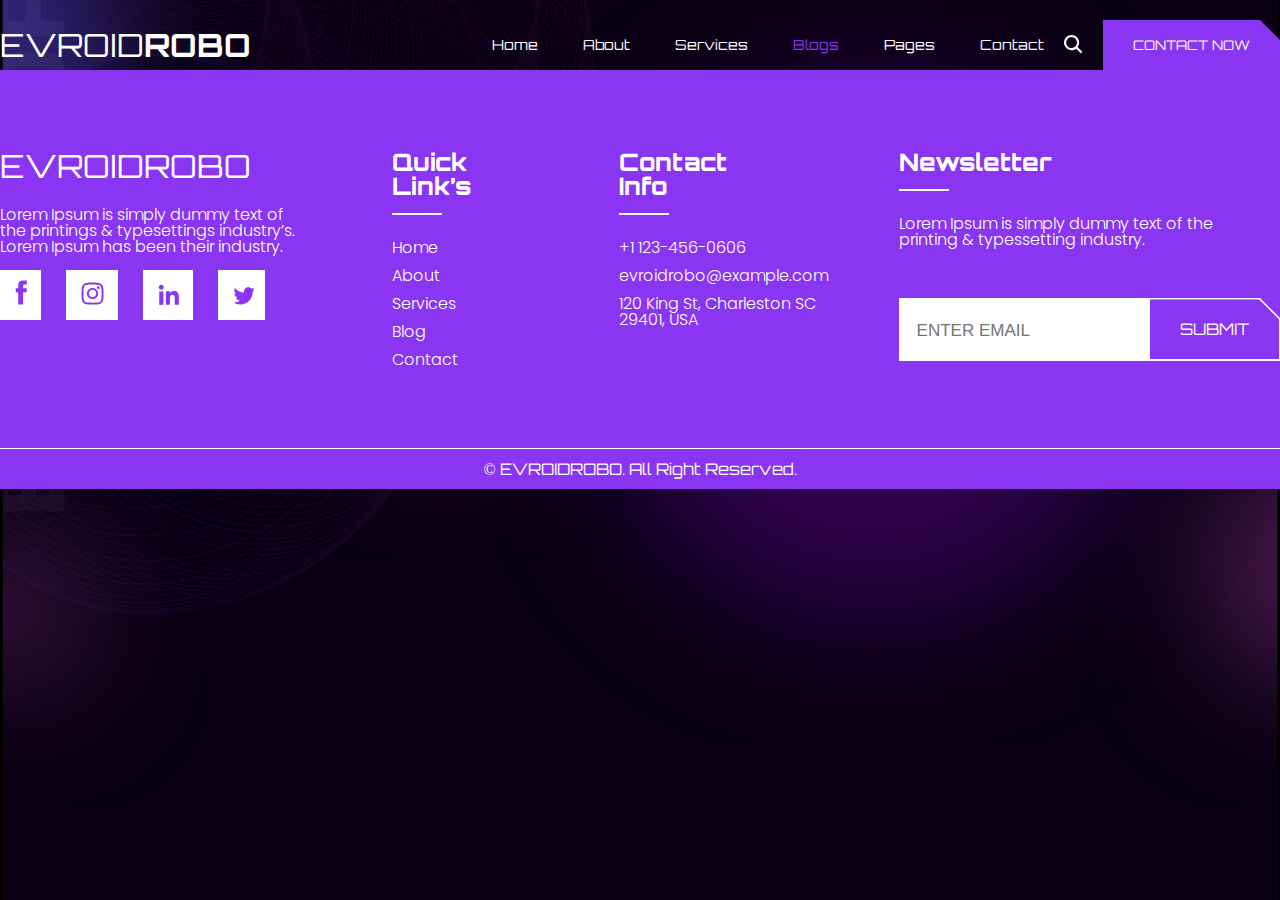
<file: blogs.html>
<!DOCTYPE html>
<html lang="en">
<head>
  <meta charset="UTF-8">
  <meta name="viewport" content="width=device-width, initial-scale=1.0">
  <meta http-equiv="X-UA-Compatible" content="ie=edge">
  <title>EVROIDROBO</title>
  <link rel="preconnect" href="https://fonts.googleapis.com">
  <link rel="preconnect" href="https://fonts.gstatic.com" crossorigin>
  <link href="https://fonts.googleapis.com/css2?family=Orbitron:wght@400..900&family=Poppins:ital,wght@0,100;0,200;0,300;0,400;0,500;0,600;0,700;0,800;0,900;1,100;1,200;1,300;1,400;1,500;1,600;1,700;1,800;1,900&display=swap" rel="stylesheet">
  <link rel="stylesheet" href="css/reset.css">
  <link rel="stylesheet" href="css/style.css">
</head>
<body>
  


<header class="header">
  <div class="container">
   <div class="header__inner">
    <div class="header__inner-logo">
      EVROID<span class="bold">ROBO</span>
    </div>
    <div class="header__inner-pages">
      <ul class="inner-page">
        <li class="slay_page">
          <a href="index.html">
            Home
          </a>
        </li>
        <li class="slay_page">
          <a href="about.html" >
            About
          </a>
        </li>
        <li class="slay_page">
          <a href="services.html">
            Services
          </a>
        </li>
        <li class="slay_page">
          <a href="#" class="main_page">
            Blogs
        </a></li>
        <li class="slay_page">
          <a href="pages.html">
            Pages
          </a>
        </li>
        <li class="slay_page">
          <a href="contact.html">
            Contact
          </a>
        </li>
      </ul>
    </div>
      <div class="header__inner-search">
        <img src="images/search.svg" alt="">
      </div>
      <div class="header__inner-page">
        <button class="contact-now">
          Contact now
        </button>
      </div>
    </div>
   </div> 
</header>










<footer class="footer">
  <div class="container">
  
        <div class="header__inner">
          <div class="footer__inner-item">
            <div class="footer__inner-1">
          <a href="#" class="logo__link-footer">
            EVROIDROBO
          </a>
          <p class="footer__block-text">
            Lorem Ipsum is simply dummy text of the printings & typesettings industry’s. Lorem Ipsum has been their industry.
          </p>
  
          <div class="footer__social">
                <a href="#" class="backgroun_social">
                  <img src="images/facebook.svg" alt="">
                </a>
                <a href="#" class="backgroun_social">
                  <img src="images/instagram.svg" alt="">
                </a>
                <a href="#" class="backgroun_social">
                  <img src="images/in.svg" alt="">
                </a>
                <a href="#" class="backgroun_social">
                  <img src="images/twitter.svg" alt="">
                </a>
          </div>
            </div>
         
  
          <div class="footer__menu">
             <a href="#" class="menu__link-main">
               Quick Link’s
             </a>
             <div class="quick-line"></div>
             <div class="footer__inner-2">
              <div class="footer_link">
                <a href="index.html" class="menu__link">
                    Home
                  </a> 
                  <a href="about.html" class="menu__link">
                   About
                  </a>
                  <a href="services.html" class="menu__link">
                   Services
                  </a>
                  <a href="blogs.html" class="menu__link">
                   Blog
                 </a>
                 <a href="contact.html" class="menu__link">
                   Contact
                 </a>
          </div>
             </div>
          </div>

          <div class="footer__menu-4">
            <a href="#" class="menu__link-main">
              Contact Info
            </a>
            <div class="quick-line"></div>
            <div class="footer__inner-2">
             <div class="footer_link">
             <a href="#" class="menu__link">
              +1 123-456-0606
            </a> 
            <a href="#" class="menu__link">
              evroidrobo@example.com
            </a>
            <a href="#" class="menu__link">
              120 King St, Charleston SC
              29401, USA
            </a>
         </div>
            </div>
         </div>

 
          <div class="footer__menu-5">
            <a href="#" class="menu__link-main">
              Newsletter
            </a>
            <div class="quick-line"></div>
            <p class="newsletter__block-text">
              Lorem Ipsum is simply dummy text of the printing & typessetting industry.
            </p>
            <div class="email_input">
              <div class="input-container">
                  <input type="email" name="email" placeholder="Enter Email" required>
                  <button type="submit">Submit</button>
              </div>
            </div>
  
            
         </div>
  
        </div>
      </div>
      <div class="line"></div>
      <div href="#" class="footer__diskription">
        © EVROIDROBO. All Right Reserved.
      </div>
    </div>
  </div>
</footer>



  <script src="js/main.js"></script>
</body>
</html>
</file>
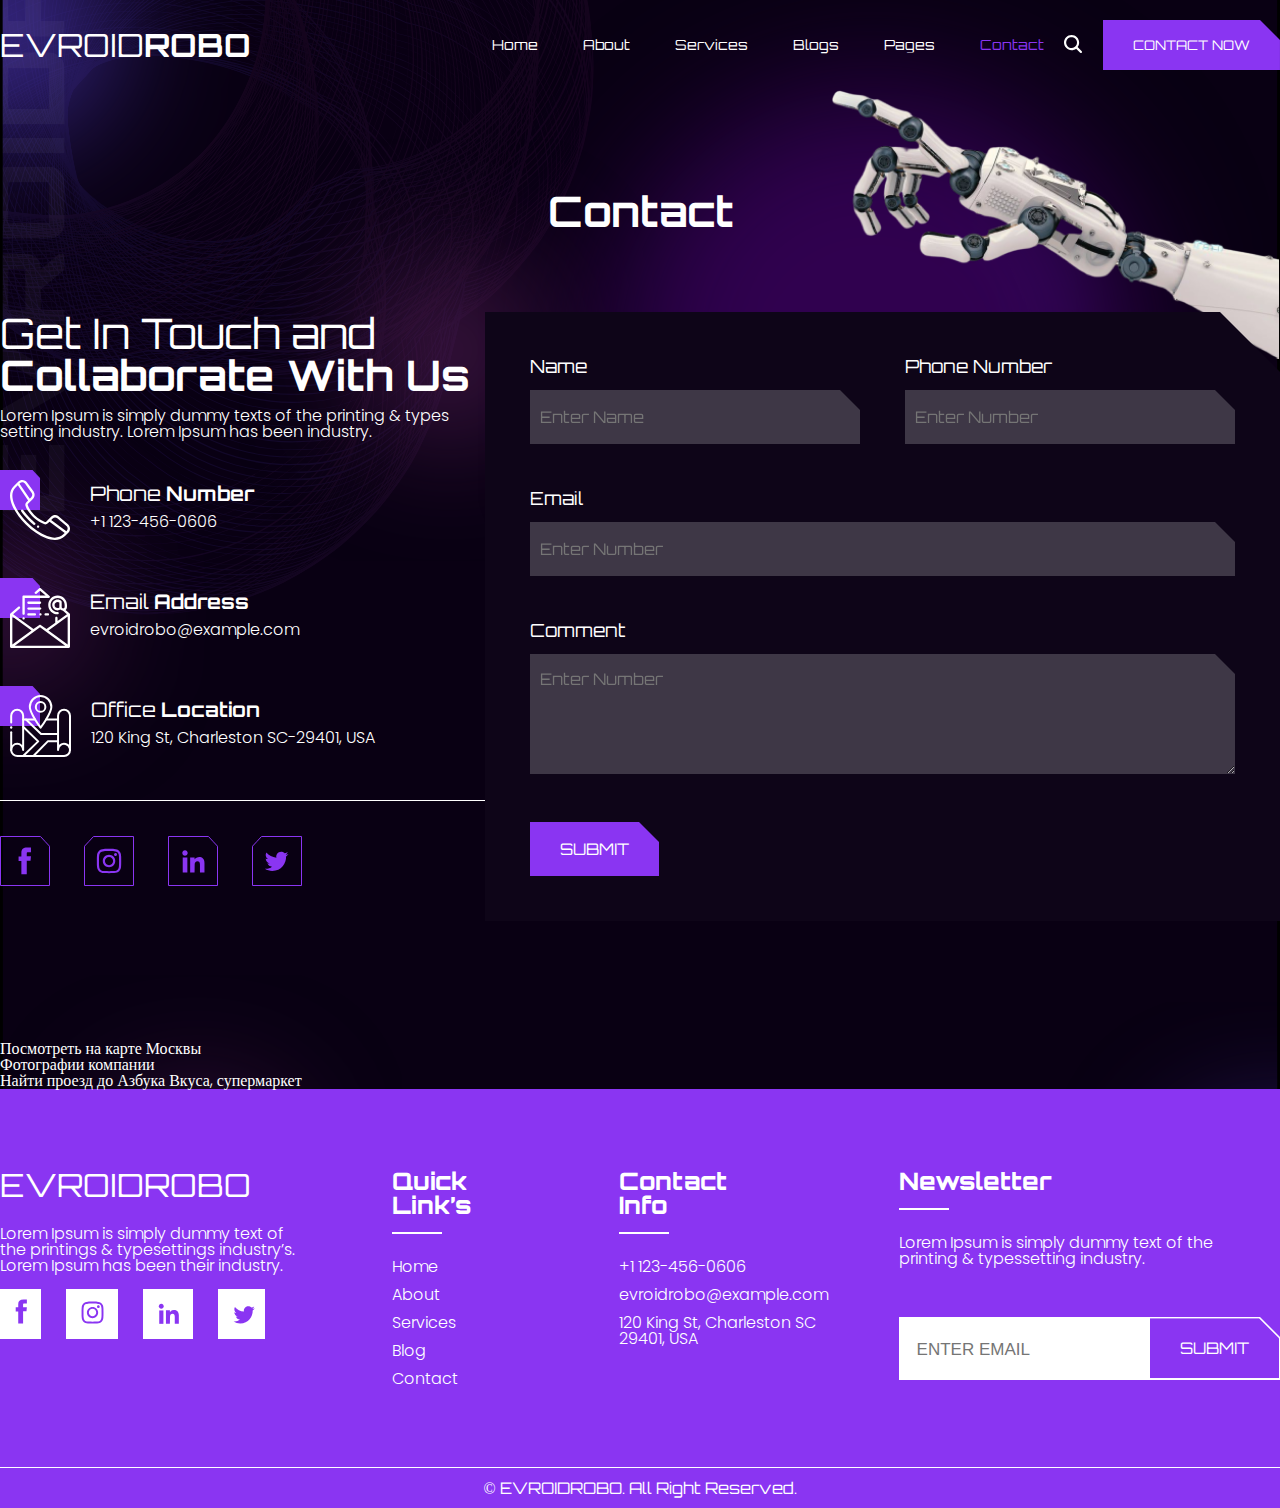
<file: contact.html>
<!DOCTYPE html>
<html lang="en">
<head>
  <meta charset="UTF-8">
  <meta name="viewport" content="width=device-width, initial-scale=1.0">
  <meta http-equiv="X-UA-Compatible" content="ie=edge">
  <title>EVROIDROBO</title>
  <link rel="preconnect" href="https://fonts.googleapis.com">
  <link rel="preconnect" href="https://fonts.gstatic.com" crossorigin>
  <link href="https://fonts.googleapis.com/css2?family=Orbitron:wght@400..900&family=Poppins:ital,wght@0,100;0,200;0,300;0,400;0,500;0,600;0,700;0,800;0,900;1,100;1,200;1,300;1,400;1,500;1,600;1,700;1,800;1,900&display=swap" rel="stylesheet">
  <link rel="stylesheet" href="css/reset.css">
  <link rel="stylesheet" href="css/style.css">
  <link rel="icon" type="image/png" href="images/icon.png">
</head>
<body>
  


<header class="header">
  <div class="container">
   <div class="header__inner">
    <div class="header__inner-logo" onclick="window.location.href='index.html';">
      EVROID<span class="bold">ROBO</span>
    </div>
    <div class="header__inner-pages">
      <ul class="inner-page">
        <li class="slay_page">
          <a href="index.html">
            Home
          </a>
        </li>
        <li class="slay_page">
          <a href="about.html" >
            About
          </a>
        </li>
        <li class="slay_page">
          <a href="services.html">
            Services
          </a>
        </li>
        <li class="slay_page">
          <a href="blog-1.html">
            Blogs
        </a> 
        </li>
        <li class="slay_page">
          <div class="menu-container">
            <button class="menu-button">Pages</button>
            <div class="dropdown">
              <a href="pages.html">Gallery</a>
              <a href="FAQ.html">FAQ's</a>
              <a href="team.html">Team</a>
            </div>
            </div>
        </li>
        <li class="slay_page">
          <a href="#" class="main_page">
            Contact
          </a>
        </li>
      </ul>
    </div>
      <div class="header__inner-search">
        <img src="images/search.svg" alt="">
      </div>
      <div class="header__inner-page">
        <button class="contact-now">
          Contact now
        </button>
      </div>
    </div>
   </div> 
</header>














<div class="absolute">
  <div class="container">
    <div class="about__inner">
      <span class="bold">Contact</span>    
    </div>
  </div> 
  <img src="images/about/hand.png" alt="" class="hand">
</div>





<div class="container">
  <div class="contact__inner">
    <div class="contact__inner-info">
     <div class="contact-title">
      Get In Touch and<br>
        <span class="bold">
          Collaborate With Us
        </span>
     </div>
     <div class="contact-sublitle">
      Lorem Ipsum is simply dummy texts of the printing & types setting industry. Lorem Ipsum has been industry.
     </div>
     <div class="contact__us-info">
      <div class="contact-img">
        <img src="images/contact/phone.svg" alt="">
      </div>
      <div class="contact__info">
        <p class="contact__info-about">
          Phone <span class="bold">Number</span>
        </p>
        <p class="contact-info__text">
          +1 123-456-0606
        </p>
      </div>
     </div> 
     <div class="contact__us-info">
      <div class="contact-img">
        <img src="images/contact/mail.svg" alt="">
      </div>
      <div class="contact__info">
        <p class="contact__info-about">
        Email <span class="bold">Address</span>
      </p>
      <p class="contact-info__text">
        evroidrobo@example.com
      </p>
      </div>
     </div> 
     <div class="contact__us-info">
      <div class="contact-img">
        <img src="images/contact/office.svg" alt="">
      </div>
      <div class="contact__info">
        <p class="contact__info-about">
        Office <span class="bold">Location</span>
      </p>
      <p class="contact-info__text">
        120 King St, Charleston SC-29401, USA
      </p>
      </div>
    </div> 
     <div class="line-contact"></div>
     <div class="contact-social">
      <button class="contact-facebook">
        <img src="images/contact/facebook_contact.svg" alt="">
      </button>
      <button class="contact-instagram">
        <img src="images/contact/instagram_contact.svg" alt="">
      </button>
      <button class="contact-in">
        <img src="images/contact/in_contact.svg" alt="">
      </button>
      <button class="contact-twitter">
        <img src="images/contact/twitter_contact.svg" alt="">
      </button>
     </div>
    </div>
    <div class="inner-placeholder">
      <div class="contact__inner-placeholder">
        <div class="placeholder-info">
          <div class="contact__info-placeholder">
            Name
          </div>
          <div class="contact__placeholder">
            <input type="Name" placeholder="Enter Name" class="enter__placeholder">
          </div>
        </div>
        <div class="contact__placeholder-info">
          <div class="contact__info-placeholder">
            Phone Number
          </div>
          <div class="contact__placeholder">
            <input type="Number" placeholder="Enter Number" class="enter__placeholder">
          </div>
        </div>
      </div>
    <div class="contact__placeholder-info">
      <div class="contact__info-placeholder">
        Email
      </div>
      <div class="contact__placeholder">
        <input type="Email" placeholder="Enter Number" class="enter__mail">
      </div>
    </div>
    <div class="contact__placeholder-info">
      <div class="contact__info-placeholder">
        Comment
      </div>
      <div class="contact__placeholder">
        <textarea type="Email" placeholder="Enter Number" class="enter__comment"></textarea>
      </div>
    </div>  
    <button class="submit__contact" type="submit">Submit</button>

  </div>
  
  </div>
</div>




<div class="container">
  <div id="map-container">
    <a class="dg-widget-link" href="http://2gis.ru/moscow/firm/70000001031738260/center/37.58311271667481,55.74738104873525/zoom/16?utm_medium=widget-source&utm_campaign=firmsonmap&utm_source=bigMap">Посмотреть на карте Москвы</a><div class="dg-widget-link"><a href="http://2gis.ru/moscow/firm/70000001031738260/photos/70000001031738260/center/37.58311271667481,55.74738104873525/zoom/17?utm_medium=widget-source&utm_campaign=firmsonmap&utm_source=photos">Фотографии компании</a></div><div class="dg-widget-link"><a href="http://2gis.ru/moscow/center/37.583107,55.747144/zoom/16/routeTab/rsType/bus/to/37.583107,55.747144╎Азбука Вкуса, супермаркет?utm_medium=widget-source&utm_campaign=firmsonmap&utm_source=route">Найти проезд до Азбука Вкуса, супермаркет</a></div><script charset="utf-8" src="https://widgets.2gis.com/js/DGWidgetLoader.js"></script><script charset="utf-8">new DGWidgetLoader({"width":1550,"height":600,"borderColor":"#a3a3a3","pos":{"lat":55.74738104873525,"lon":37.58311271667481,"zoom":16},"opt":{"city":"moscow"},"org":[{"id":"70000001031738260"}]});</script><noscript style="color:#c00;font-size:16px;font-weight:bold;">Виджет карты использует JavaScript. Включите его в настройках вашего браузера.</noscript>
  </div>
  
</div>








<footer class="footer">
  <div class="container">
  
        <div class="header__inner">
          <div class="footer__inner-item">
            <div class="footer__inner-1">
          <a href="#" class="logo__link-footer">
            EVROIDROBO
          </a>
          <p class="footer__block-text">
            Lorem Ipsum is simply dummy text of the printings & typesettings industry’s. Lorem Ipsum has been their industry.
          </p>
  
          <div class="footer__social">
                <a href="#" class="backgroun_social">
                  <img src="images/facebook.svg" alt="">
                </a>
                <a href="#" class="backgroun_social">
                  <img src="images/instagram.svg" alt="">
                </a>
                <a href="#" class="backgroun_social">
                  <img src="images/in.svg" alt="">
                </a>
                <a href="#" class="backgroun_social">
                  <img src="images/twitter.svg" alt="">
                </a>
          </div>
            </div>
         
  
          <div class="footer__menu">
             <a href="#" class="menu__link-main">
               Quick Link’s
             </a>
             <div class="quick-line"></div>
             <div class="footer__inner-2">
              <div class="footer_link">
                <a href="index.html" class="menu__link">
                  Home
                </a> 
                <a href="about.html" class="menu__link">
                 About
                </a>
                <a href="services.html" class="menu__link">
                 Services
                </a>
                <a href="blog-1.html" class="menu__link">
                 Blog
               </a>
               <a href="contact.html" class="menu__link">
                 Contact
               </a>
          </div>
             </div>
          </div>

          <div class="footer__menu-4">
            <a href="#" class="menu__link-main" class="contact-now" onclick="window.location.href='contact.html';">
              Contact Info
            </a>
            <div class="quick-line"></div>
            <div class="footer__inner-2">
             <div class="footer_link">
             <a href="#" class="menu__link">
              +1 123-456-0606
            </a> 
            <a href="#" class="menu__link">
              evroidrobo@example.com
            </a>
            <a href="#" class="menu__link">
              120 King St, Charleston SC
              29401, USA
            </a>
         </div>
            </div>
         </div>

 
          <div class="footer__menu-5">
            <a href="#" class="menu__link-main">
              Newsletter
            </a>
            <div class="quick-line"></div>
            <p class="newsletter__block-text">
              Lorem Ipsum is simply dummy text of the printing & typessetting industry.
            </p>
            <div class="email_input">
              <div class="input-container">
                  <input type="email" name="email" placeholder="Enter Email" required>
                  <button type="submit">Submit</button>
              </div>
            </div>
  
            
         </div>
  
        </div>
      </div>
      <div class="line"></div>
      <div href="#" class="footer__diskription">
        © EVROIDROBO. All Right Reserved.
      </div>
    </div>
  </div>
</footer>



  <script src="js/main.js"></script>
</body>
</html>
</file>
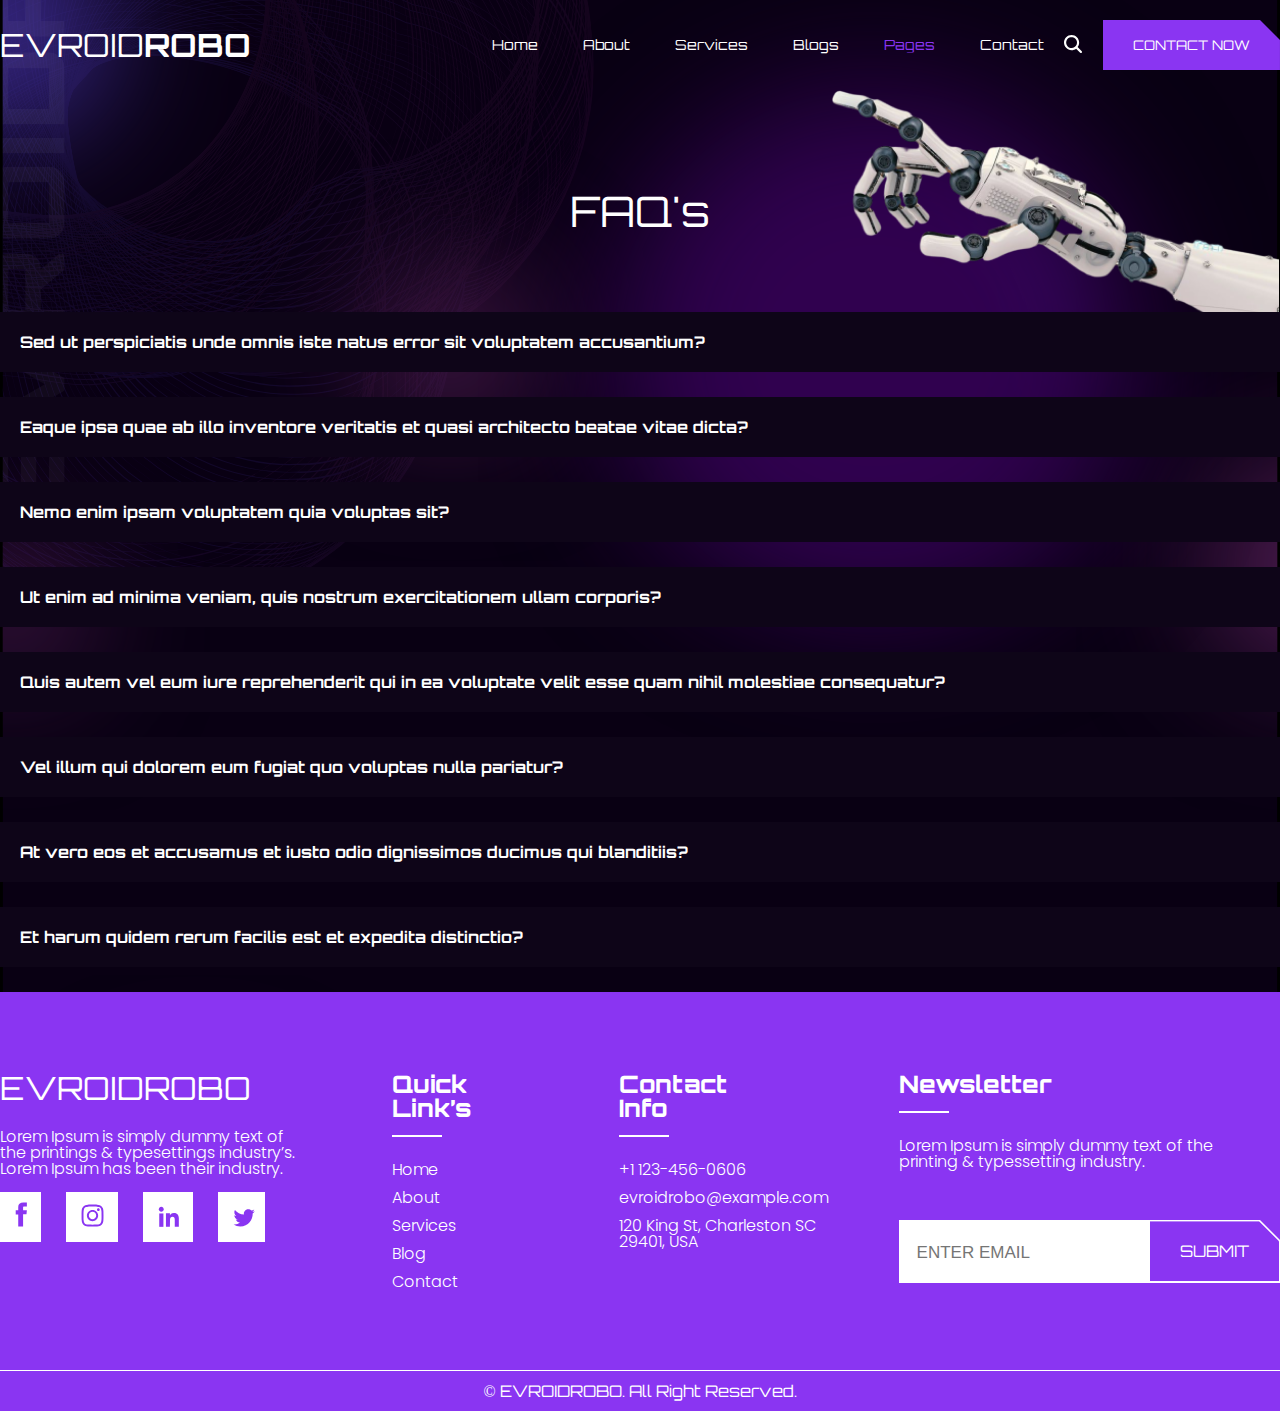
<file: FAQ.html>
<!DOCTYPE html>
<html lang="en">
<head>
  <meta charset="UTF-8">
  <meta name="viewport" content="width=device-width, initial-scale=1.0">
  <meta http-equiv="X-UA-Compatible" content="ie=edge">
  <title>EVROIDROBO</title>
  <link rel="preconnect" href="https://fonts.googleapis.com">
  <link rel="preconnect" href="https://fonts.gstatic.com" crossorigin>
  <link href="https://fonts.googleapis.com/css2?family=Orbitron:wght@400..900&family=Poppins:ital,wght@0,100;0,200;0,300;0,400;0,500;0,600;0,700;0,800;0,900;1,100;1,200;1,300;1,400;1,500;1,600;1,700;1,800;1,900&display=swap" rel="stylesheet">
  <link rel="stylesheet" href="css/reset.css">
  <link rel="stylesheet" href="css/style.css">
  <link rel="icon" type="image/png" href="images/icon.png">
</head>
<body>
  

<header class="header">
  <div class="container">
   <div class="header__inner">
    <div class="header__inner-logo" onclick="window.location.href='index.html';">
      EVROID<span class="bold">ROBO</span>
    </div>
    <div class="header__inner-pages">
      <ul class="inner-page">
        <li class="slay_page">
          <a href="index.html">
            Home
          </a>
        </li>
        <li class="slay_page">
          <a href="about.html" >
            About
          </a>
        </li>
        <li class="slay_page">
          <a href="services.html">
            Services
          </a>
        </li>
        <li class="slay_page">
          <a href="blog-1.html">
            Blogs
        </a></li>
        <li class="slay_page">
          <div class="menu-container">
            <button class="menu-button main_page">Pages</button>
            <div class="dropdown">
              <a href="pages.html">Gallery</a>
              <a href="FAQ.html">FAQ's</a>
              <a href="team.html">Team</a>
            </div>
            </div>
        </li>
        <li class="slay_page">
          <a href="contact.html">
            Contact
          </a>
        </li>
      </ul>
    </div>
      <div class="header__inner-search">
        <img src="images/search.svg" alt="">
      </div>
      <div class="header__inner-page">
        <button class="contact-now" class="contact-now" onclick="window.location.href='contact.html';">
          Contact now
        </button>
      </div>
    </div>
   </div> 
</header>







<div class="absolute">
  <div class="container">
    <div class="about__inner">
    FAQ's
    </div>
  </div> 
  <img src="images/about/hand.png" alt="" class="hand">
</div>









  <div class="container">
   <div class="FAQ's">
        <div class="accordion">
              <button class="accordion-header">
                Sed ut perspiciatis unde omnis iste natus error sit voluptatem accusantium?<img src="images/plus.svg" id="changingImage" alt="">
              </button>
              <div class="panel">
                <div class="line_panel"></div>
                Lorem Ipsum is simply dummy text of the printing and typesetting industry. Lorem Ipsum has been the industry's standard dummy text ever since theiir 1500s, when an unknown printer took a galley of type and scrambled it to make a type specimen books. It has survived not only five centuries, but allso the leap into electronic typesetting, remaining essentially unchanged.
              </div>
        </div>
        <div class="accordion">
              <button class="accordion-header">
                Eaque ipsa quae ab illo inventore veritatis et quasi architecto beatae vitae dicta?
                  <img src="images/plus.svg" id="changingImage" alt="">
              </button>
              <div class="panel">
                <div class="line_panel"></div>
                Lorem Ipsum is simply dummy text of the printing and typesetting industry. Lorem Ipsum has been the industry's standard dummy text ever since theiir 1500s, when an unknown printer took a galley of type and scrambled it to make a type specimen books. It has survived not only five centuries, but allso the leap into electronic typesetting, remaining essentially unchanged.
              </div>
        </div>
        <div class="accordion">
              <button class="accordion-header">
                Nemo enim ipsam voluptatem quia voluptas sit?
                  <img src="images/plus.svg" alt="">
              </button>
              <div class="panel">
                <div class="line_panel"></div>
                Lorem Ipsum is simply dummy text of the printing and typesetting industry. Lorem Ipsum has been the industry's standard dummy text ever since theiir 1500s, when an unknown printer took a galley of type and scrambled it to make a type specimen books. It has survived not only five centuries, but allso the leap into electronic typesetting, remaining essentially unchanged.
              </div>
        </div>
        <div class="accordion">
              <button class="accordion-header">
                Ut enim ad minima veniam, quis nostrum exercitationem ullam corporis?
                  <img src="images/plus.svg" alt="">
              </button>
              <div class="panel">
                <div class="line_panel"></div>
                Lorem Ipsum is simply dummy text of the printing and typesetting industry. Lorem Ipsum has been the industry's standard dummy text ever since theiir 1500s, when an unknown printer took a galley of type and scrambled it to make a type specimen books. It has survived not only five centuries, but allso the leap into electronic typesetting, remaining essentially unchanged.
          </div>     
      </div>
      <div class="accordion">
        <button class="accordion-header">
          Quis autem vel eum iure reprehenderit qui in ea voluptate velit esse quam nihil molestiae consequatur?
            <img src="images/plus.svg" alt="">
        </button>
        <div class="panel">
          <div class="line_panel"></div>
          Lorem Ipsum is simply dummy text of the printing and typesetting industry. Lorem Ipsum has been the industry's standard dummy text ever since theiir 1500s, when an unknown printer took a galley of type and scrambled it to make a type specimen books. It has survived not only five centuries, but allso the leap into electronic typesetting, remaining essentially unchanged.
        </div>
  </div>
  <div class="accordion">
        <button class="accordion-header">
          Vel illum qui dolorem eum fugiat quo voluptas nulla pariatur?
            <img src="images/plus.svg" alt="">
        </button>
        <div class="panel">
          <div class="line_panel"></div>
          Lorem Ipsum is simply dummy text of the printing and typesetting industry. Lorem Ipsum has been the industry's standard dummy text ever since theiir 1500s, when an unknown printer took a galley of type and scrambled it to make a type specimen books. It has survived not only five centuries, but allso the leap into electronic typesetting, remaining essentially unchanged.
        </div>
  </div>
  <div class="accordion">
        <button class="accordion-header">
          At vero eos et accusamus et iusto odio dignissimos ducimus qui blanditiis?
            <img src="images/plus.svg" alt="">
        </button>
        <div class="panel">
          <div class="line_panel"></div>
          Lorem Ipsum is simply dummy text of the printing and typesetting industry. Lorem Ipsum has been the industry's standard dummy text ever since theiir 1500s, when an unknown printer took a galley of type and scrambled it to make a type specimen books. It has survived not only five centuries, but allso the leap into electronic typesetting, remaining essentially unchanged.
        </div>
  </div>
  <div class="accordion">
        <button class="accordion-header">
          Et harum quidem rerum facilis est et expedita distinctio?
            <img src="images/plus.svg" alt="">
        </button>
        <div class="panel">
          <div class="line_panel"></div>
          Lorem Ipsum is simply dummy text of the printing and typesetting industry. Lorem Ipsum has been the industry's standard dummy text ever since theiir 1500s, when an unknown printer took a galley of type and scrambled it to make a type specimen books. It has survived not only five centuries, but allso the leap into electronic typesetting, remaining essentially unchanged.
    </div> 
    </div>
  </div>
</div>








<footer class="footer">
  <div class="container">
  
        <div class="header__inner">
          <div class="footer__inner-item">
            <div class="footer__inner-1">
          <a href="#" class="logo__link-footer">
            EVROIDROBO
          </a>
          <p class="footer__block-text">
            Lorem Ipsum is simply dummy text of the printings & typesettings industry’s. Lorem Ipsum has been their industry.
          </p>
  
          <div class="footer__social">
                <a href="#" class="backgroun_social">
                  <img src="images/facebook.svg" alt="">
                </a>
                <a href="#" class="backgroun_social">
                  <img src="images/instagram.svg" alt="">
                </a>
                <a href="#" class="backgroun_social">
                  <img src="images/in.svg" alt="">
                </a>
                <a href="#" class="backgroun_social">
                  <img src="images/twitter.svg" alt="">
                </a>
          </div>
            </div>
         
  
          <div class="footer__menu">
             <a href="#" class="menu__link-main">
               Quick Link’s
             </a>
             <div class="quick-line"></div>
             <div class="footer__inner-2">
              <div class="footer_link">
                <a href="index.html" class="menu__link">
                  Home
                </a> 
                <a href="about.html" class="menu__link">
                 About
                </a>
                <a href="services.html" class="menu__link">
                 Services
                </a>
                <a href="blog-1.html" class="menu__link">
                 Blog
               </a>
               <a href="contact.html" class="menu__link">
                 Contact
               </a>
          </div>
             </div>
          </div>

          <div class="footer__menu-4">
            <a href="#" class="menu__link-main" class="contact-now" onclick="window.location.href='contact.html';">
              Contact Info
            </a>
            <div class="quick-line"></div>
            <div class="footer__inner-2">
             <div class="footer_link">
             <a href="#" class="menu__link">
              +1 123-456-0606
            </a> 
            <a href="#" class="menu__link">
              evroidrobo@example.com
            </a>
            <a href="#" class="menu__link">
              120 King St, Charleston SC
              29401, USA
            </a>
         </div>
            </div>
         </div>

 
          <div class="footer__menu-5">
            <a href="#" class="menu__link-main">
              Newsletter
            </a>
            <div class="quick-line"></div>
            <p class="newsletter__block-text">
              Lorem Ipsum is simply dummy text of the printing & typessetting industry.
            </p>
            <div class="email_input">
              <div class="input-container">
                  <input type="email" name="email" placeholder="Enter Email" required>
                  <button type="submit">Submit</button>
              </div>
            </div>
  
            
         </div>
  
        </div>
      </div>
      <div class="line"></div>
      <div href="#" class="footer__diskription">
        © EVROIDROBO. All Right Reserved.
      </div>
    </div>
  </div>
</footer>



  <script src="js/main.js"></script>
    
</body>
</html>
</file>
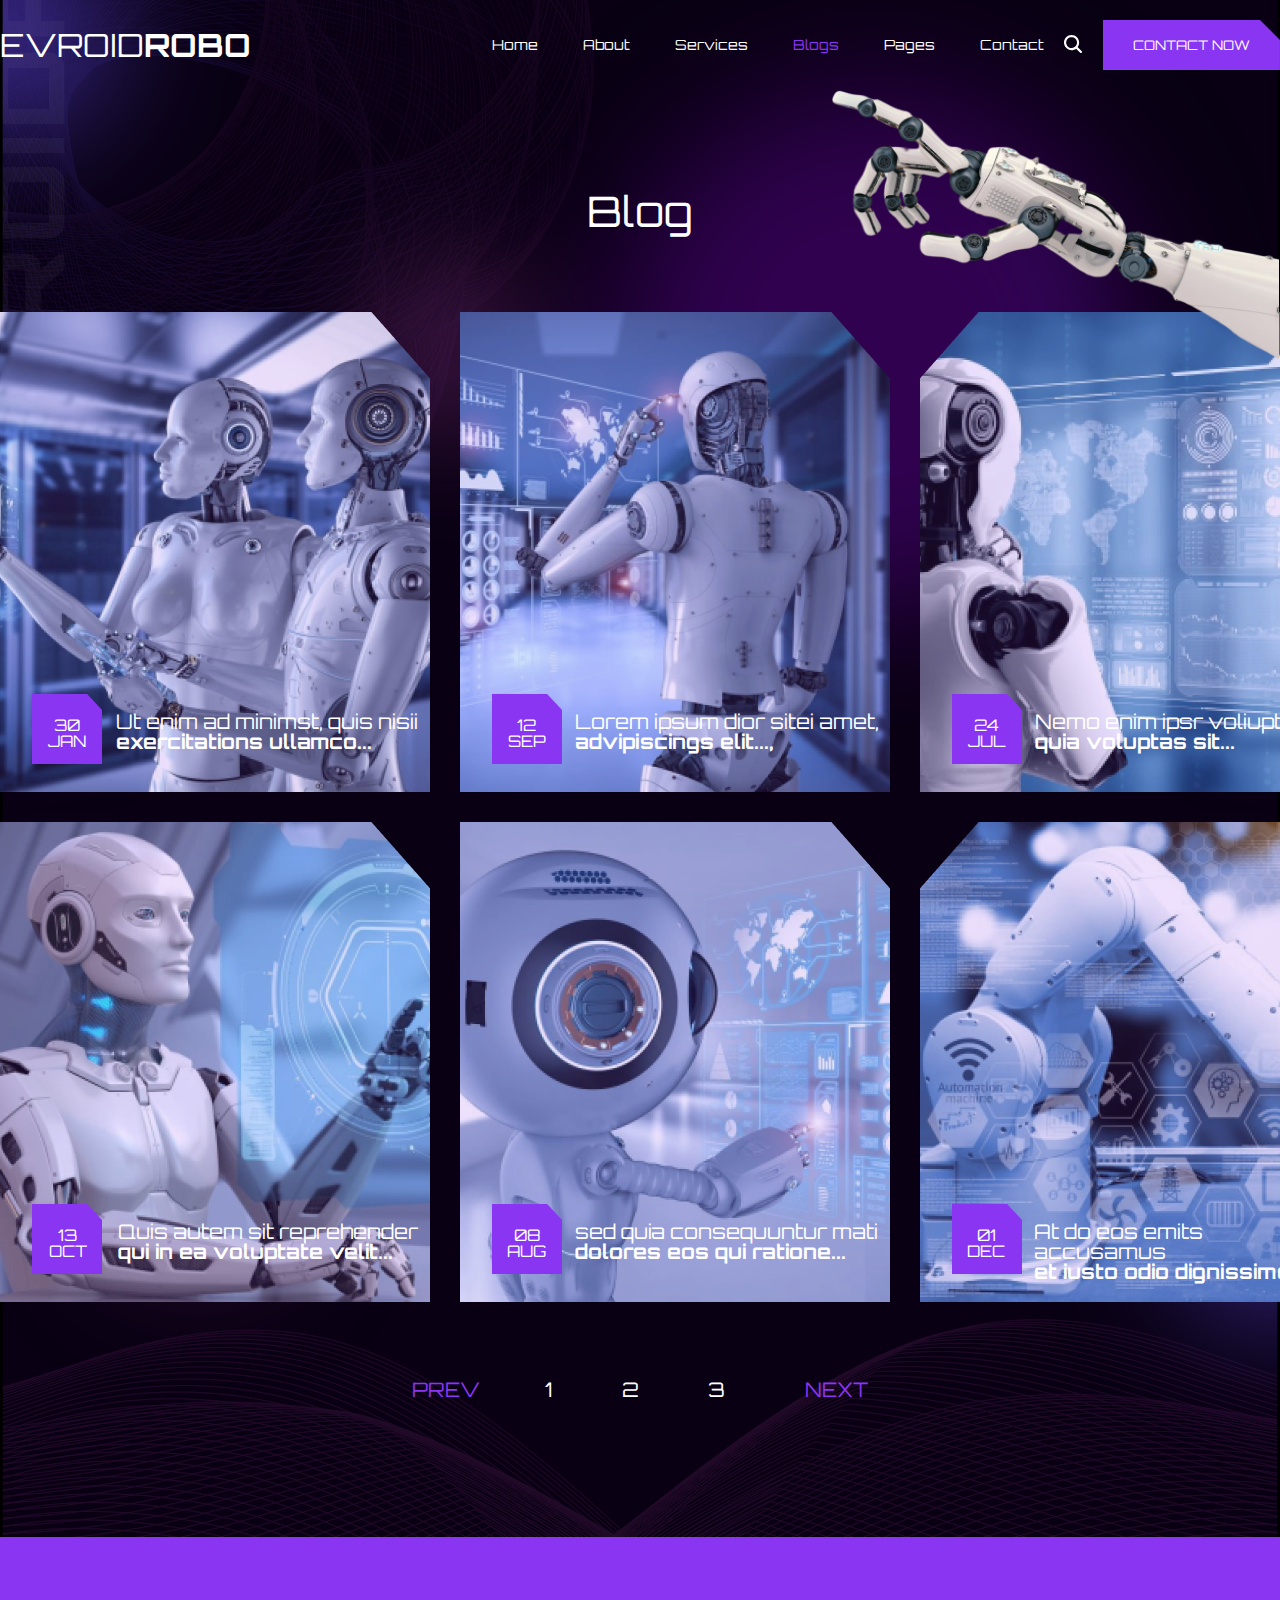
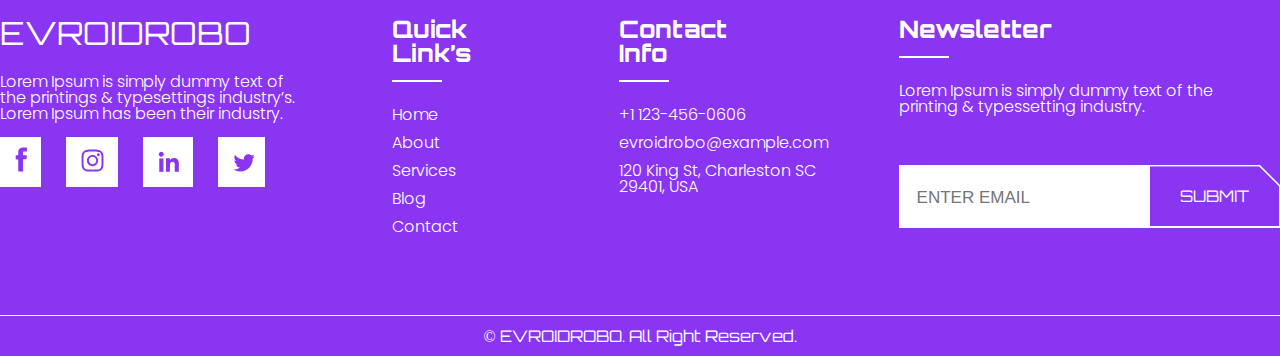
<file: page1.html>
<!DOCTYPE html>
<html lang="en">
<head>
  <meta charset="UTF-8">
  <meta name="viewport" content="width=device-width, initial-scale=1.0">
  <meta http-equiv="X-UA-Compatible" content="ie=edge">
  <title>EVROIDROBO</title>
  <link rel="preconnect" href="https://fonts.googleapis.com">
  <link rel="preconnect" href="https://fonts.gstatic.com" crossorigin>
  <link href="https://fonts.googleapis.com/css2?family=Orbitron:wght@400..900&family=Poppins:ital,wght@0,100;0,200;0,300;0,400;0,500;0,600;0,700;0,800;0,900;1,100;1,200;1,300;1,400;1,500;1,600;1,700;1,800;1,900&display=swap" rel="stylesheet">
  <link rel="stylesheet" href="css/reset.css">
  <link rel="stylesheet" href="css/style.css">
</head>
<body>
  


<header class="header">
  <div class="container">
   <div class="header__inner">
    <div class="header__inner-logo">
      EVROID<span class="bold">ROBO</span>
    </div>
    <div class="header__inner-pages">
      <ul class="inner-page">
        <li class="slay_page">
          <a href="index.html">
            Home
          </a>
        </li>
        <li class="slay_page">
          <a href="about.html" >
            About
          </a>
        </li>
        <li class="slay_page">
          <a href="services.html">
            Services
          </a>
        </li>
        <li class="slay_page">
          <a href="#" class="main_page">
            Blogs
        </a></li>
        <li class="slay_page">
          <a href="pages.html">
            Pages
          </a>
        </li>
        <li class="slay_page">
          <a href="contact.html">
            Contact
          </a>
        </li>
      </ul>
    </div>
      <div class="header__inner-search">
        <img src="images/search.svg" alt="">
      </div>
      <div class="header__inner-page">
        <button class="contact-now">
          Contact now
        </button>
      </div>
    </div>
   </div> 
</header>



<div class="absolute">
  <div class="container">
    <div class="about__inner">
    Blog
    </div>
  </div> 
  <img src="images/about/hand.png" alt="" class="hand">
</div>






<div class="container">
  <div class="services__inner">
    <div class="services__sections">

      <div class="first_blog-1page">
      <div class="blog__title-text">
        <div class="background_blog-img">
          <img src="images/blog/back.svg" class="">
        </div>
        <p class="blog__title">
          30 JAN 
        </p>
        <p class="blog_text">
          Ut enim ad minimst, quis nisii <br><span class="bold">exercitations ullamco...</span> 
        </p>
      </div>
    </div>
    
    
       <div class="second_blog-1page">
        <div class="blog__title-text">
          <div class="background_blog-img">
            <img src="images/blog/back.svg" class="">
          </div>
          <p class="blog__title">
            12 SEP 
          </p>
          <p class="blog_text">
            Lorem ipsum dior sitei amet, <br><span class="bold">advipiscings elit...,</span> 
          </p>
        </div>
    </div>
   
      <div class="third_blog-1page">
        <div class="blog__title-text">
          <div class="background_blog-img">
            <img src="images/blog/back.svg" class="">
          </div>
          <p class="blog__title">
            24 JUL 
          </p>
          <p class="blog_text">
            Nemo enim ipsr voliuptatem <br><span class="bold">quia voluptas sit...</span> 
          </p>
        </div>
    </div> 

   <div class="fourth_blog-1page">
    <div class="blog__title-text">
      <div class="background_blog-img">
        <img src="images/blog/back.svg" class="">
      </div>
      <p class="blog__title">
        13 OCT 
      </p>
      <p class="blog_text">
        Quis autem sit reprehender <br><span class="bold">qui in ea voluptate velit...</span> 
      </p>
    </div>
    </div>

    
    <div class="fifth_blog-1page">
      <div class="services__selection-title">
        <div class="blog__title-text">
          <div class="background_blog-img">
            <img src="images/blog/back.svg" class="">
          </div>
          <p class="blog__title">
            08 AUG 
          </p>
          <p class="blog_text">
            sed quia consequuntur mati <br><span class="bold">dolores eos qui ratione...</span> 
          </p>
        </div>
      </div>
    </div>
   
      <div class="sixth_blog-1page">
         <div class="blog__title-text">
        <div class="background_blog-img">
          <img src="images/blog/back.svg" class="">
        </div>
        <p class="blog__title">
          01 DEC 
        </p>
        <p class="blog_text">
          At do eos emits accusamus <br><span class="bold">et iusto odio dignissimos...</span> 
        </p>
      </div>
      </div>
    </div>
    </div>
    
  </div>
</div> 

<div class="container">
  <div class="selection_page-blog">
    <button class="selections-page__prev">
      Prev
    </button>
    <div class="backgound__button">
      <button class="page-button" data-page="1">1</button>
      <button class="page-button" data-page="2">2</button>
      <button class="page-button" data-page="3">3</button>
    </div>
    <button class="selections-page__next">
      Next
    </button>
  </div>
</div>













































<footer class="footer">
  <div class="container">
  
        <div class="header__inner">
          <div class="footer__inner-item">
            <div class="footer__inner-1">
          <a href="#" class="logo__link-footer">
            EVROIDROBO
          </a>
          <p class="footer__block-text">
            Lorem Ipsum is simply dummy text of the printings & typesettings industry’s. Lorem Ipsum has been their industry.
          </p>
  
          <div class="footer__social">
                <a href="#" class="backgroun_social">
                  <img src="images/facebook.svg" alt="">
                </a>
                <a href="#" class="backgroun_social">
                  <img src="images/instagram.svg" alt="">
                </a>
                <a href="#" class="backgroun_social">
                  <img src="images/in.svg" alt="">
                </a>
                <a href="#" class="backgroun_social">
                  <img src="images/twitter.svg" alt="">
                </a>
          </div>
            </div>
         
  
          <div class="footer__menu">
             <a href="#" class="menu__link-main">
               Quick Link’s
             </a>
             <div class="quick-line"></div>
             <div class="footer__inner-2">
              <div class="footer_link">
                <a href="index.html" class="menu__link">
                    Home
                  </a> 
                  <a href="about.html" class="menu__link">
                   About
                  </a>
                  <a href="services.html" class="menu__link">
                   Services
                  </a>
                  <a href="blogs.html" class="menu__link">
                   Blog
                 </a>
                 <a href="contact.html" class="menu__link">
                   Contact
                 </a>
          </div>
             </div>
          </div>

          <div class="footer__menu-4">
            <a href="#" class="menu__link-main">
              Contact Info
            </a>
            <div class="quick-line"></div>
            <div class="footer__inner-2">
             <div class="footer_link">
             <a href="#" class="menu__link">
              +1 123-456-0606
            </a> 
            <a href="#" class="menu__link">
              evroidrobo@example.com
            </a>
            <a href="#" class="menu__link">
              120 King St, Charleston SC
              29401, USA
            </a>
         </div>
            </div>
         </div>

 
          <div class="footer__menu-5">
            <a href="#" class="menu__link-main">
              Newsletter
            </a>
            <div class="quick-line"></div>
            <p class="newsletter__block-text">
              Lorem Ipsum is simply dummy text of the printing & typessetting industry.
            </p>
            <div class="email_input">
              <div class="input-container">
                  <input type="email" name="email" placeholder="Enter Email" required>
                  <button type="submit">Submit</button>
              </div>
            </div>
  
            
         </div>
  
        </div>
      </div>
      <div class="line"></div>
      <div href="#" class="footer__diskription">
        © EVROIDROBO. All Right Reserved.
      </div>
    </div>
  </div>
</footer>



  <script src="js/main.js"></script>
</body>
</html>
</file>
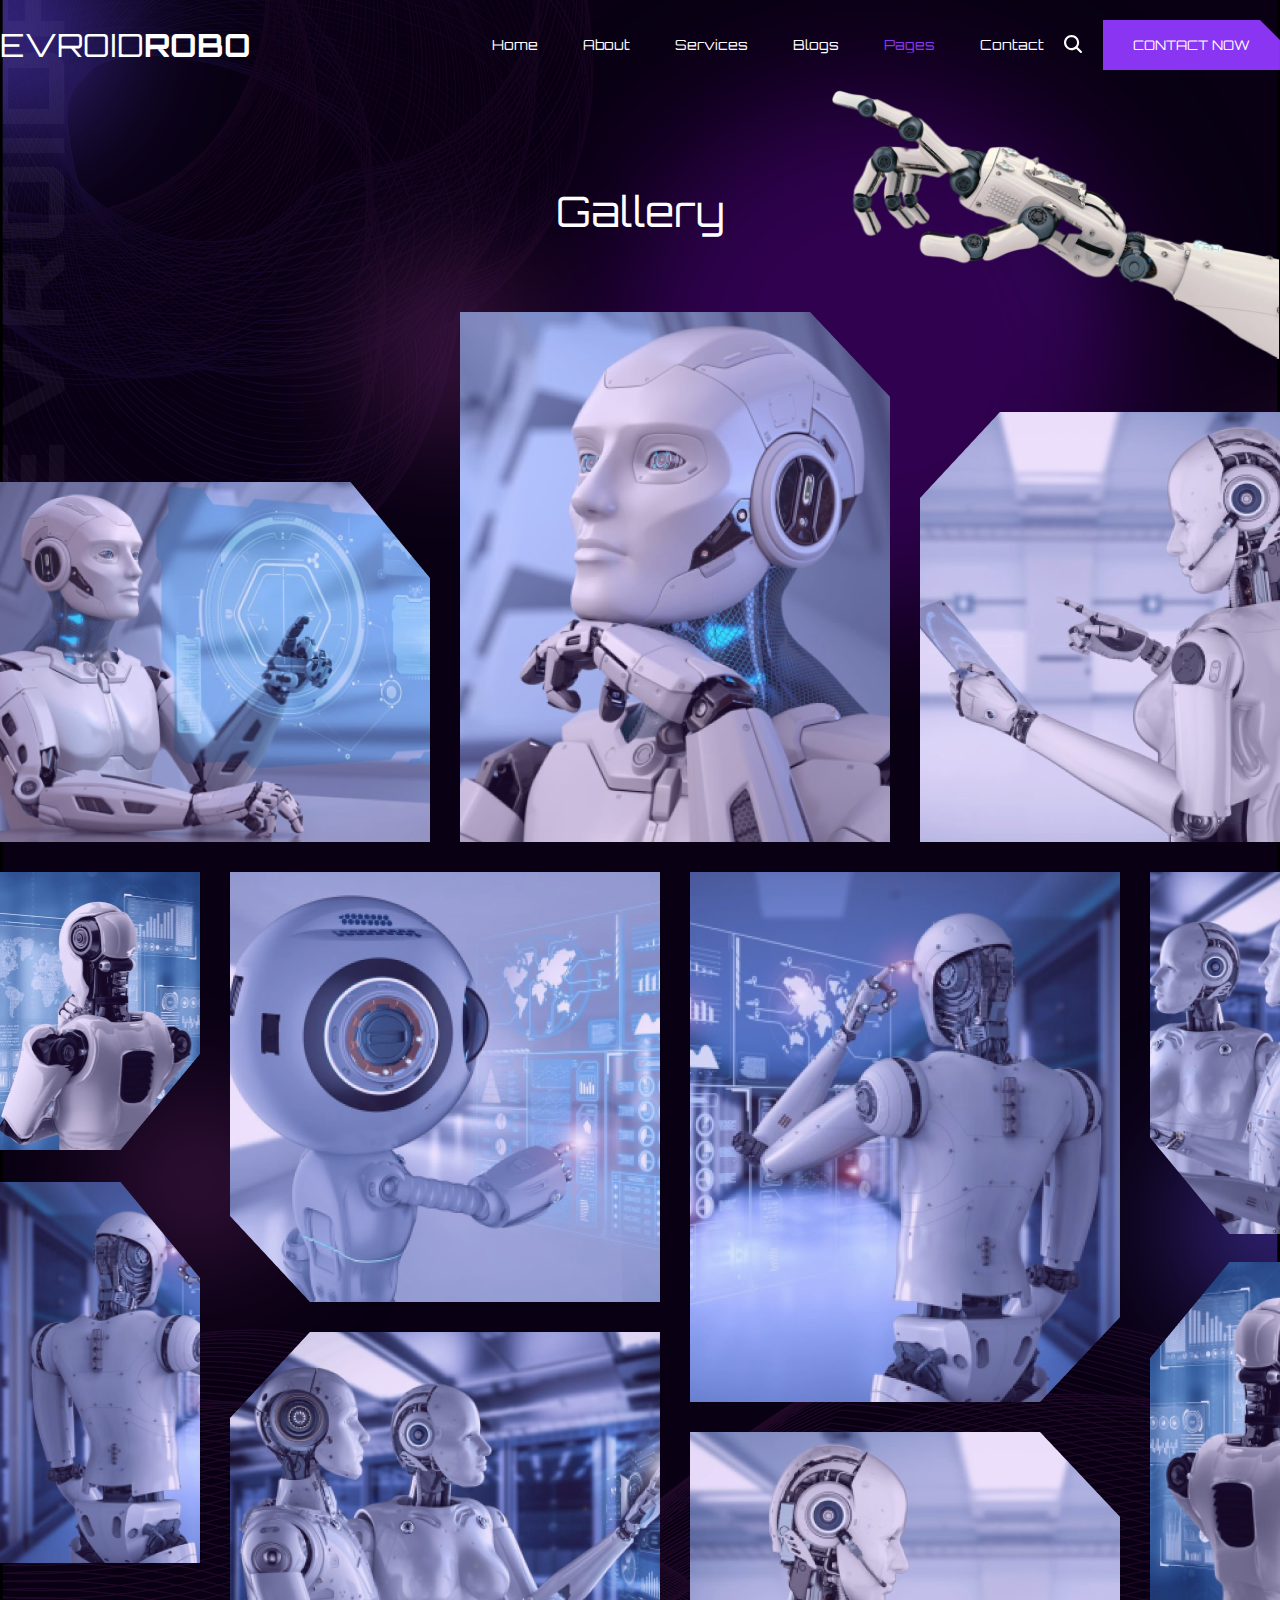
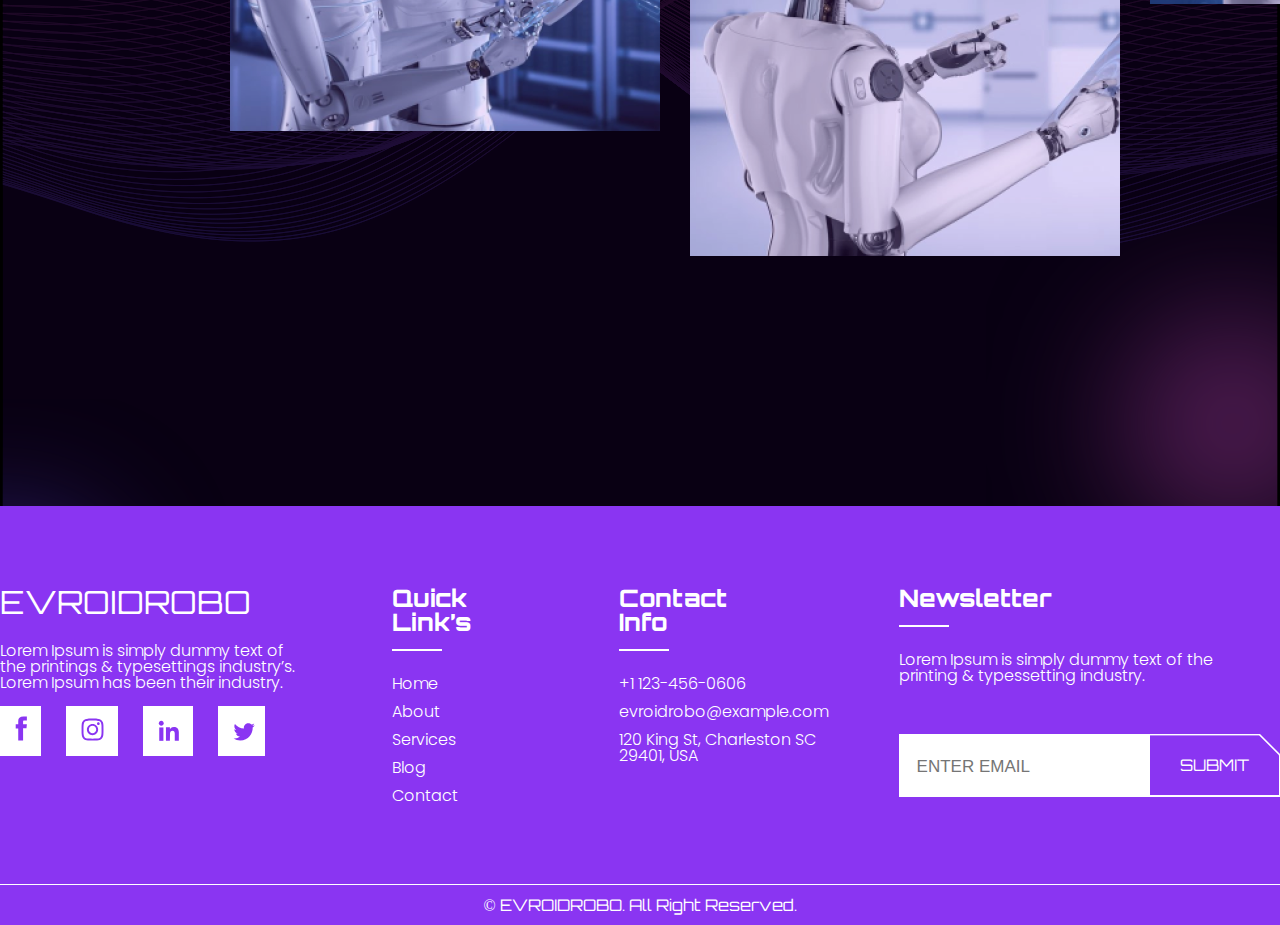
<file: pages.html>
<!DOCTYPE html>
<html lang="en">
<head>
  <meta charset="UTF-8">
  <meta name="viewport" content="width=device-width, initial-scale=1.0">
  <meta http-equiv="X-UA-Compatible" content="ie=edge">
  <title>EVROIDROBO</title>
  <link rel="preconnect" href="https://fonts.googleapis.com">
  <link rel="preconnect" href="https://fonts.gstatic.com" crossorigin>
  <link href="https://fonts.googleapis.com/css2?family=Orbitron:wght@400..900&family=Poppins:ital,wght@0,100;0,200;0,300;0,400;0,500;0,600;0,700;0,800;0,900;1,100;1,200;1,300;1,400;1,500;1,600;1,700;1,800;1,900&display=swap" rel="stylesheet">
  <link rel="stylesheet" href="css/reset.css">
  <link rel="stylesheet" href="css/style.css">
  <link rel="icon" type="image/png" href="images/icon.png">
</head>
<body>
  


<header class="header">
  <div class="container">
   <div class="header__inner">
    <div class="header__inner-logo" onclick="window.location.href='index.html';">
      EVROID<span class="bold">ROBO</span>
    </div>
    <div class="header__inner-pages">
      <ul class="inner-page">
        <li class="slay_page">
          <a href="index.html">
            Home
          </a>
        </li>
        <li class="slay_page">
          <a href="about.html" >
            About
          </a>
        </li>
        <li class="slay_page">
          <a href="services.html">
            Services
          </a>
        </li>
        <li class="slay_page">
          <a href="blog-1.html">
            Blogs
        </a></li>
        <li class="slay_page">
          <div class="menu-container">
            <button class="menu-button main_page">Pages</button>
            <div class="dropdown">
              <a href="pages.html">Gallery</a>
              <a href="FAQ.html">FAQ's</a>
              <a href="team.html">Team</a>
            </div>
            </div>
        </li>
        <li class="slay_page">
          <a href="contact.html">
            Contact
          </a>
        </li>
      </ul>
    </div>
      <div class="header__inner-search">
        <img src="images/search.svg" alt="">
      </div>
      <div class="header__inner-page">
        <button class="contact-now" class="contact-now" onclick="window.location.href='contact.html';">
          Contact now
        </button>
      </div>
    </div>
   </div> 
</header>







<div class="absolute">
  <div class="container">
    <div class="about__inner">
    Gallery
    </div>
  </div> 
  <img src="images/about/hand.png" alt="" class="hand">
</div>





<div class="container">
  <div class="gallery__inner">
    <div class="gallery__inner-images">
      <img src="images/gallery/rob-1.png" alt="" class="rob-1">
      <img src="images/gallery/rob-2.png" alt="" class="rob-2">
      <img src="images/gallery/rob-3.png" alt="" class="rob-3">
    </div>
    <div class="gallery__inner-images-1">
      <img src="images/gallery/rob-4.png" alt="" class="rob-4">
      <img src="images/gallery/rob-5.png" alt="" class="rob-5">
      <img src="images/gallery/rob-6.png" alt="" class="rob-6">
      <img src="images/gallery/rob-7.png" alt="" class="rob-7">
    </div>   
    <div class="gallery__inner-images-2">     
      <img src="images/gallery/rob-11.png" alt="" class="rob-8">
      <img src="images/gallery/rob-8.png" alt="" class="rob-9">
      <img src="images/gallery/rob-9.png" alt="" class="rob-10">
      <img src="images/gallery/rob-10.png" alt="" class="rob-11">
    </div>
    </div>
</div>






<footer class="footer">
  <div class="container">
  
        <div class="header__inner">
          <div class="footer__inner-item">
            <div class="footer__inner-1">
          <a href="#" class="logo__link-footer">
            EVROIDROBO
          </a>
          <p class="footer__block-text">
            Lorem Ipsum is simply dummy text of the printings & typesettings industry’s. Lorem Ipsum has been their industry.
          </p>
  
          <div class="footer__social">
                <a href="#" class="backgroun_social">
                  <img src="images/facebook.svg" alt="">
                </a>
                <a href="#" class="backgroun_social">
                  <img src="images/instagram.svg" alt="">
                </a>
                <a href="#" class="backgroun_social">
                  <img src="images/in.svg" alt="">
                </a>
                <a href="#" class="backgroun_social">
                  <img src="images/twitter.svg" alt="">
                </a>
          </div>
            </div>
         
  
          <div class="footer__menu">
             <a href="#" class="menu__link-main">
               Quick Link’s
             </a>
             <div class="quick-line"></div>
             <div class="footer__inner-2">
              <div class="footer_link">
                <a href="index.html" class="menu__link">
                  Home
                </a> 
                <a href="about.html" class="menu__link">
                 About
                </a>
                <a href="services.html" class="menu__link">
                 Services
                </a>
                <a href="blog-1.html" class="menu__link">
                 Blog
               </a>
               <a href="contact.html" class="menu__link">
                 Contact
               </a>
          </div>
             </div>
          </div>

          <div class="footer__menu-4">
            <a href="#" class="menu__link-main" class="contact-now" onclick="window.location.href='contact.html';">
              Contact Info
            </a>
            <div class="quick-line"></div>
            <div class="footer__inner-2">
             <div class="footer_link">
             <a href="#" class="menu__link">
              +1 123-456-0606
            </a> 
            <a href="#" class="menu__link">
              evroidrobo@example.com
            </a>
            <a href="#" class="menu__link">
              120 King St, Charleston SC
              29401, USA
            </a>
         </div>
            </div>
         </div>

 
          <div class="footer__menu-5">
            <a href="#" class="menu__link-main">
              Newsletter
            </a>
            <div class="quick-line"></div>
            <p class="newsletter__block-text">
              Lorem Ipsum is simply dummy text of the printing & typessetting industry.
            </p>
            <div class="email_input">
              <div class="input-container">
                  <input type="email" name="email" placeholder="Enter Email" required>
                  <button type="submit">Submit</button>
              </div>
            </div>
  
            
         </div>
  
        </div>
      </div>
      <div class="line"></div>
      <div href="#" class="footer__diskription">
        © EVROIDROBO. All Right Reserved.
      </div>
    </div>
  </div>
</footer>



  <script src="js/main.js"></script>
</body>
</html>
</file>
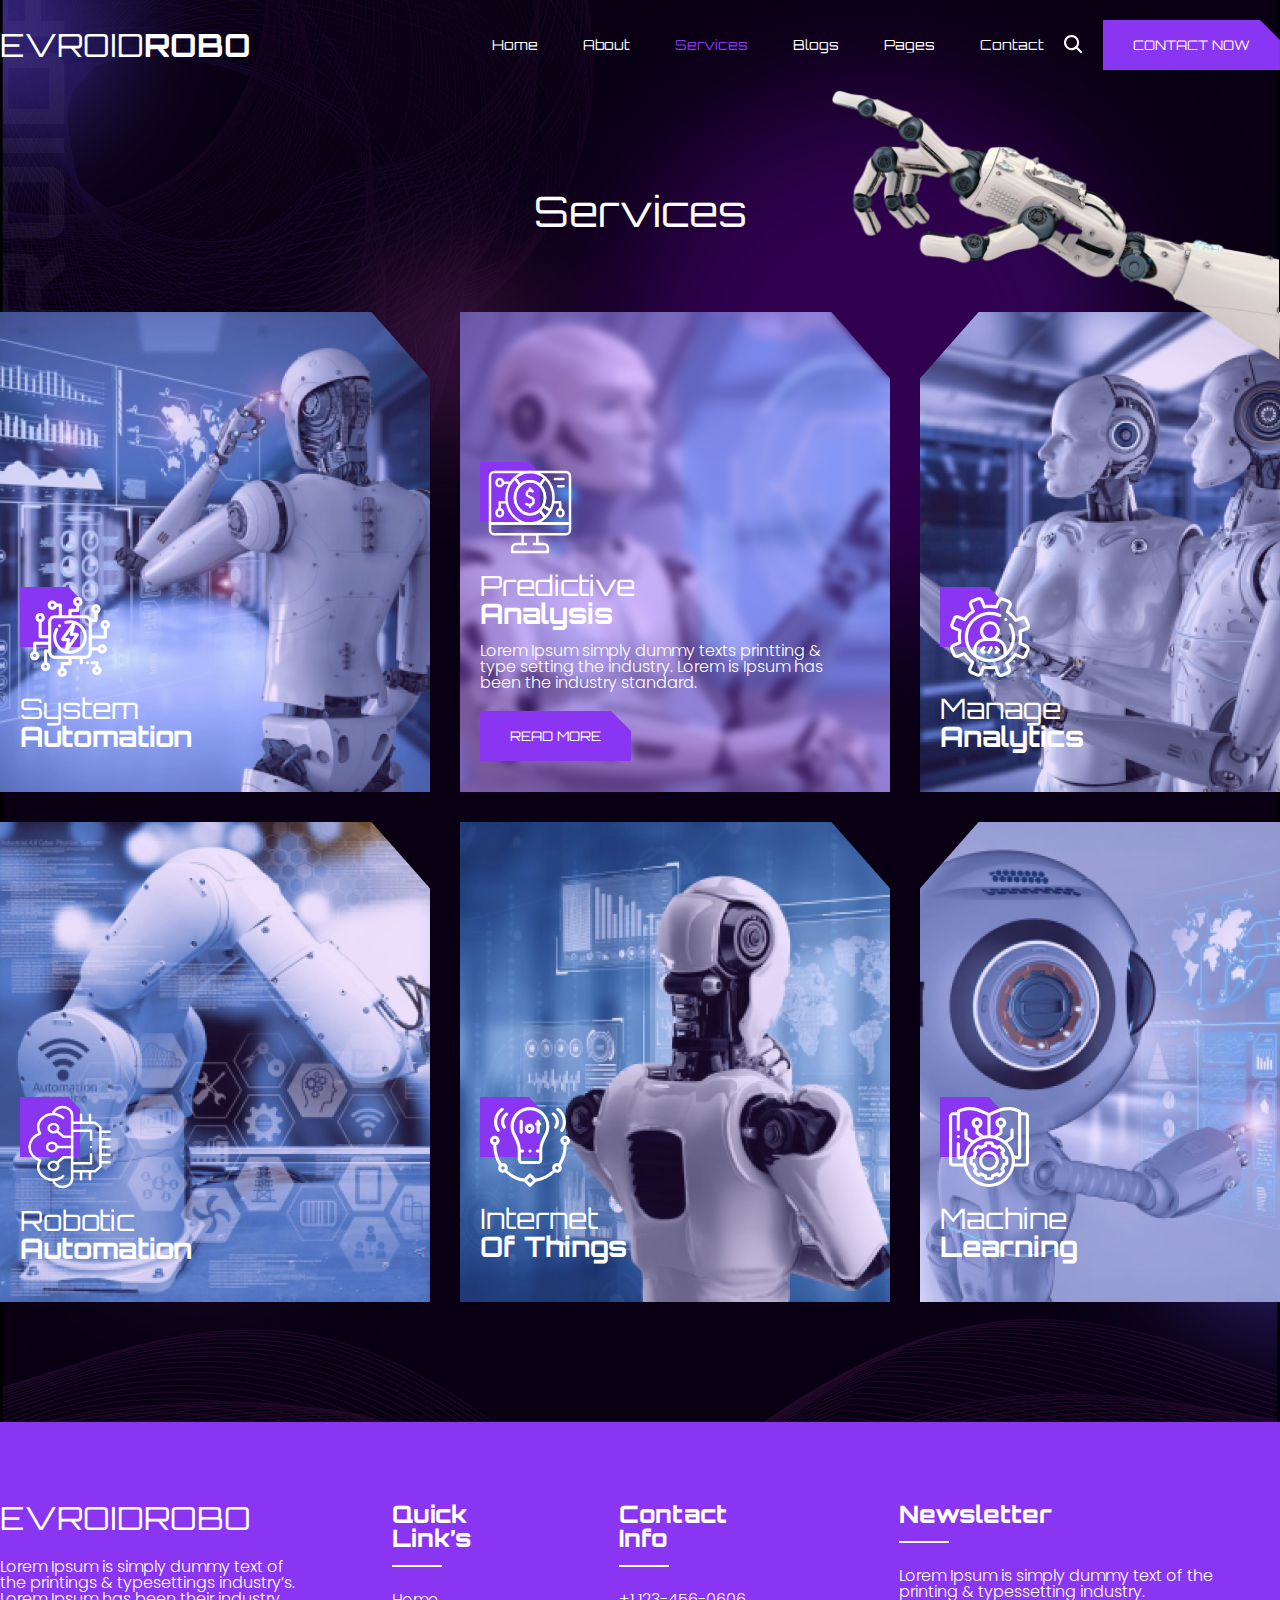
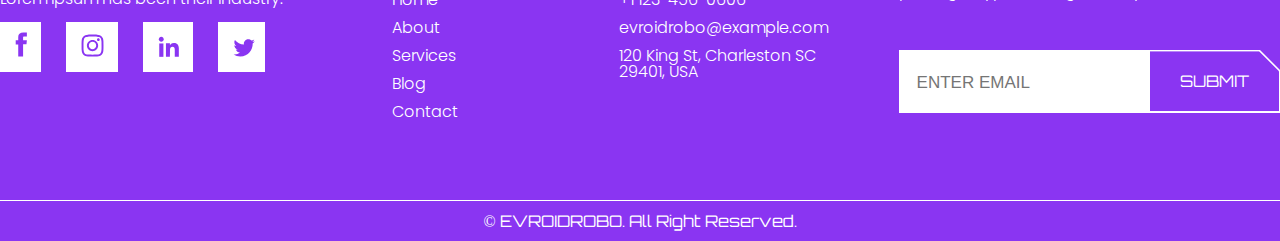
<file: services.html>
<!DOCTYPE html>
<html lang="en">
<head>
  <meta charset="UTF-8">
  <meta name="viewport" content="width=device-width, initial-scale=1.0">
  <meta http-equiv="X-UA-Compatible" content="ie=edge">
  <title>EVROIDROBO</title>
  <link rel="preconnect" href="https://fonts.googleapis.com">
  <link rel="preconnect" href="https://fonts.gstatic.com" crossorigin>
  <link href="https://fonts.googleapis.com/css2?family=Orbitron:wght@400..900&family=Poppins:ital,wght@0,100;0,200;0,300;0,400;0,500;0,600;0,700;0,800;0,900;1,100;1,200;1,300;1,400;1,500;1,600;1,700;1,800;1,900&display=swap" rel="stylesheet">
  <link rel="stylesheet" href="css/reset.css">
  <link rel="stylesheet" href="css/style.css">
  <link rel="icon" type="image/png" href="images/icon.png">
</head>
<body>
  


<header class="header">
  <div class="container">
   <div class="header__inner">
    <div class="header__inner-logo" onclick="window.location.href='index.html';">
      EVROID<span class="bold">ROBO</span>
    </div>
    <div class="header__inner-pages">
      <ul class="inner-page">
        <li class="slay_page">
          <a href="index.html">
            Home
          </a>
        </li>
        <li class="slay_page">
          <a href="about.html" >
            About
          </a>
        </li>
        <li class="slay_page">
          <a href="#" class="main_page">
            Services
          </a>
        </li>
        <li class="slay_page">
          <a href="blog-1.html">
            Blogs
        </a></li>
        <li class="slay_page">
          <div class="menu-container">
            <button class="menu-button">Pages</button>
            <div class="dropdown">
              <a href="pages.html">Gallery</a>
              <a href="FAQ.html">FAQ's</a>
              <a href="team.html">Team</a>
            </div>
          </div>
        </li>
        <li class="slay_page">
          <a href="contact.html">
            Contact
          </a>
        </li>
      </ul>
    </div>
      <div class="header__inner-search">
        <img src="images/search.svg" alt="">
      </div>
      <div class="header__inner-page">
        <button class="contact-now" class="contact-now" onclick="window.location.href='contact.html';">
          Contact now
        </button>
      </div>
    </div>
   </div> 
</header>









<div class="absolute">
  <div class="container">
    <div class="about__inner">
    Services
    </div>
  </div> 
  <img src="images/about/hand.png" alt="" class="hand">
</div>




<div class="container">
  <div class="services__inner">
    <div class="services__sections">
      <div class="first_selection">
      <img src="images/services/automation_serivces.svg" alt="">
      <div class="services__selection-title">
        <p class="services__title-text">
          System <span class="bold">Automation</span>
        </p>
      </div>
    </div>
    
    
       <div class="second_selection">
      <img src="images/services/predictive_analysis.svg" alt="">
      <div class="services__selection-title">
        <p class="services__title-text">
          Predictive <span class="bold">Analysis</span>
        </p>
        <p class="services__subtitle-text">
          Lorem Ipsum simply dummy texts printting & type setting the industry. Lorem is Ipsum has been the industry standard.
        </p>
        <button class="contact-now">
          READ MORE
        </button>
      </div>
    </div>
   
      <div class="first_selection third_selection">
      <img src="images/services/3-subtitle.svg" alt="">
      <div class="services__selection-title">
        <p class="services__title-text">
          Manage <span class="bold">Analytics</span>
        </p>
      </div>
    </div> 
   <div class="first_selection fourth_selection">
      <img src="images/services/3-automation.svg" alt="">
      <div class="services__selection-title">
        <p class="services__title-text">
          Robotic <span class="bold">Automation</span>
        </p>
      </div>
    </div>

    
       <div class="first_selection fifth_selection">
      <img src="images/services/4-subtitle.svg" alt="">
      <div class="services__selection-title">
        <p class="services__title-text">
          Internet <span class="bold">Of Things</span>
        </p>
      </div>
    </div>
   
      <div class="first_selection sixth_selection">
      <img src="images/services/5-learning.svg" alt="">
      <div class="services__selection-title">
        <p class="services__title-text">
          Machine <span class="bold">Learning</span>
        </p>
      </div>
    </div>
    </div>
    
  </div>
</div> 



























<footer class="footer">
  <div class="container">
  
        <div class="header__inner">
          <div class="footer__inner-item">
            <div class="footer__inner-1">
          <a href="#" class="logo__link-footer">
            EVROIDROBO
          </a>
          <p class="footer__block-text">
            Lorem Ipsum is simply dummy text of the printings & typesettings industry’s. Lorem Ipsum has been their industry.
          </p>
  
          <div class="footer__social">
                <a href="#" class="backgroun_social">
                  <img src="images/facebook.svg" alt="">
                </a>
                <a href="#" class="backgroun_social">
                  <img src="images/instagram.svg" alt="">
                </a>
                <a href="#" class="backgroun_social">
                  <img src="images/in.svg" alt="">
                </a>
                <a href="#" class="backgroun_social">
                  <img src="images/twitter.svg" alt="">
                </a>
          </div>
            </div>
         
  
          <div class="footer__menu">
             <a href="#" class="menu__link-main">
               Quick Link’s
             </a>
             <div class="quick-line"></div>
             <div class="footer__inner-2">
              <div class="footer_link">
                <a href="index.html" class="menu__link">
                  Home
                </a> 
                <a href="about.html" class="menu__link">
                 About
                </a>
                <a href="services.html" class="menu__link">
                 Services
                </a>
                <a href="blog-1.html" class="menu__link">
                 Blog
               </a>
               <a href="contact.html" class="menu__link">
                 Contact
               </a>
          </div>
             </div>
          </div>

          <div class="footer__menu-4">
            <a href="#" class="menu__link-main" class="contact-now" onclick="window.location.href='contact.html';">
              Contact Info
            </a>
            <div class="quick-line"></div>
            <div class="footer__inner-2">
             <div class="footer_link">
             <a href="#" class="menu__link">
              +1 123-456-0606
            </a> 
            <a href="#" class="menu__link">
              evroidrobo@example.com
            </a>
            <a href="#" class="menu__link">
              120 King St, Charleston SC
              29401, USA
            </a>
         </div>
            </div>
         </div>

 
          <div class="footer__menu-5">
            <a href="#" class="menu__link-main">
              Newsletter
            </a>
            <div class="quick-line"></div>
            <p class="newsletter__block-text">
              Lorem Ipsum is simply dummy text of the printing & typessetting industry.
            </p>
            <div class="email_input">
              <div class="input-container">
                  <input type="email" name="email" placeholder="Enter Email" required>
                  <button type="submit">Submit</button>
              </div>
            </div>
  
            
         </div>
  
        </div>
      </div>
      <div class="line"></div>
      <div href="#" class="footer__diskription">
        © EVROIDROBO. All Right Reserved.
      </div>
    </div>
  </div>
</footer>



  <script src="js/main.js"></script>
</body>
</html>
</file>
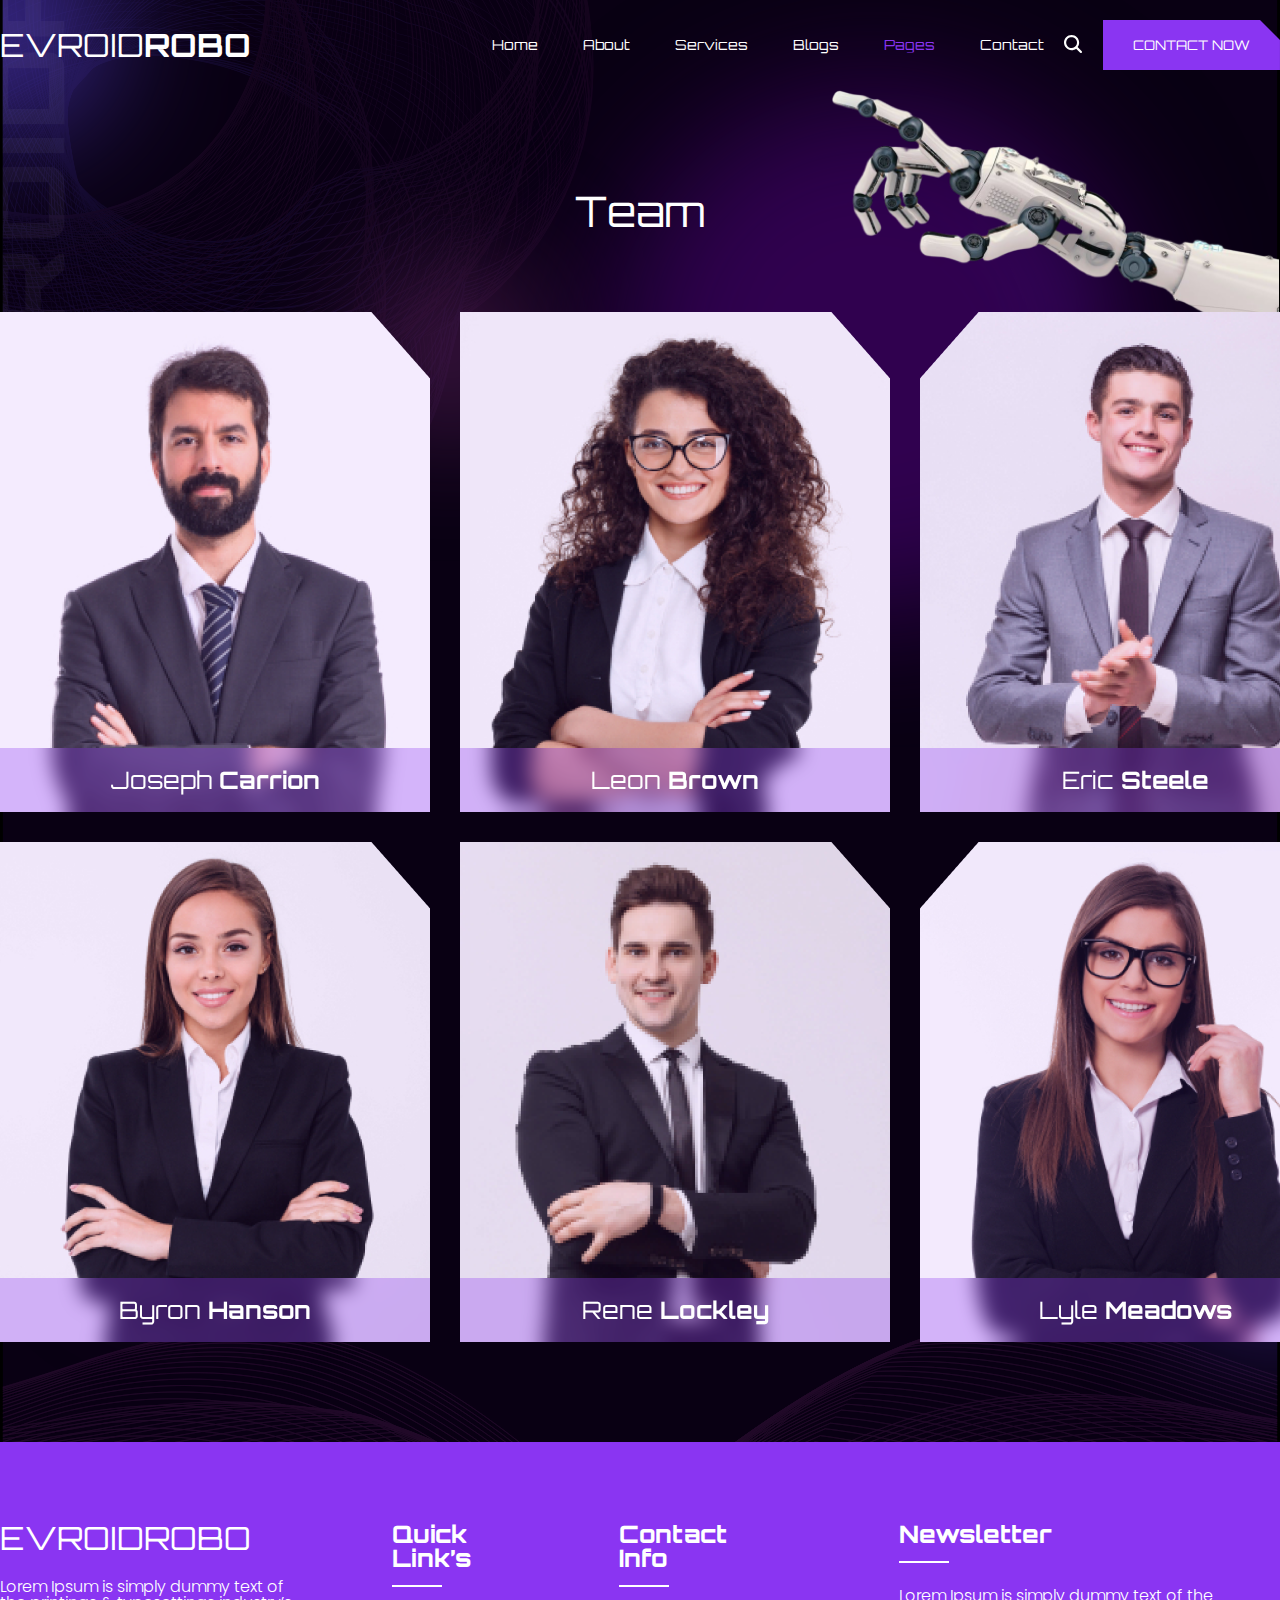
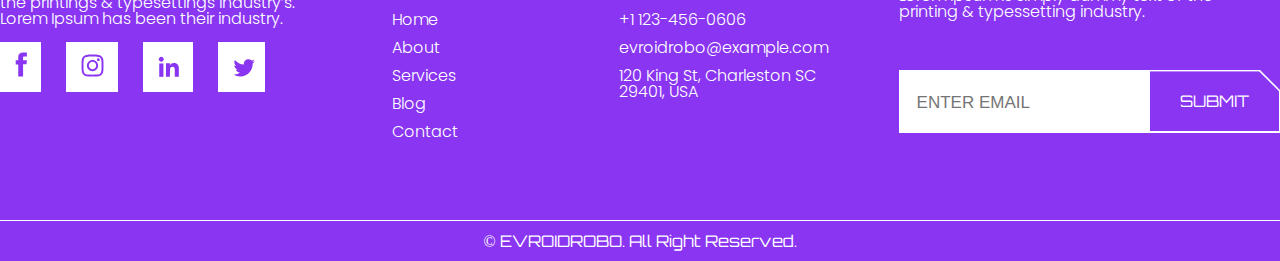
<file: team.html>
<!DOCTYPE html>
<html lang="en">
<head>
  <meta charset="UTF-8">
  <meta name="viewport" content="width=device-width, initial-scale=1.0">
  <meta http-equiv="X-UA-Compatible" content="ie=edge">
  <title>EVROIDROBO</title>
  <link rel="preconnect" href="https://fonts.googleapis.com">
  <link rel="preconnect" href="https://fonts.gstatic.com" crossorigin>
  <link href="https://fonts.googleapis.com/css2?family=Orbitron:wght@400..900&family=Poppins:ital,wght@0,100;0,200;0,300;0,400;0,500;0,600;0,700;0,800;0,900;1,100;1,200;1,300;1,400;1,500;1,600;1,700;1,800;1,900&display=swap" rel="stylesheet">
  <link rel="stylesheet" href="css/reset.css">
  <link rel="stylesheet" href="css/style.css">
  <link rel="icon" type="image/png" href="images/icon.png">
</head>
<body>
  


<header class="header">
  <div class="container">
   <div class="header__inner">
    <div class="header__inner-logo" class="contact-now" onclick="window.location.href='index.html';">
      EVROID<span class="bold">ROBO</span>
    </div>
    <div class="header__inner-pages">
      <ul class="inner-page">
        <li class="slay_page">
          <a href="index.html">
            Home
          </a>
        </li>
        <li class="slay_page">
          <a href="about.html" >
            About
          </a>
        </li>
        <li class="slay_page">
          <a href="services.html">
            Services
          </a>
        </li>
        <li class="slay_page">
          <a href="blog-1.html">
            Blogs
        </a></li>
        <li class="slay_page">
          <div class="menu-container">
            <button class="menu-button main_page">Pages</button>
            <div class="dropdown">
              <a href="pages.html">Gallery</a>
              <a href="FAQ.html">FAQ's</a>
              <a href="team.html">Team</a>
            </div>
            </div>
        </li>
        <li class="slay_page">
          <a href="contact.html">
            Contact
          </a>
        </li>
      </ul>
    </div>
      <div class="header__inner-search">
        <img src="images/search.svg" alt="">
      </div>
      <div class="header__inner-page">
        <button class="contact-now" onclick="window.location.href='contact.html';">
          Contact now
        </button>
      </div>
    </div>
   </div> 
</header>







<div class="absolute">
  <div class="container">
    <div class="about__inner">
    Team
    </div>
  </div> 
  <img src="images/about/hand.png" alt="" class="hand">
</div>









<div class="section">
    <div class="container">
      <div class="team__inner">
        <div class="team__inner-container">
          <div class="background__team-1_personal">
            <div class="blur__team">
              <div class="name__team">
                <p>
                  Joseph <span class="bold">Carrion</span>
                </p>
              </div>
            </div>
          </div>
          <div class="background__team-2_personal">
            <div class="blur__team">
              <div class="name__team">
                <p>
                  Leon  <span class="bold">Brown</span>
                </p>
              </div>
            </div>
          </div>
          <div class="background__team-3_personal">
            <div class="blur__team">
              <div class="name__team">
                <p>
                  Eric <span class="bold">Steele</span>
                </p>
              </div>
            </div>
          </div>
          <div class="background__team-4_personal">
            <div class="blur__team">
              <div class="name__team">
                <p>
                  Byron  <span class="bold">Hanson</span>
                </p>
              </div>
            </div>
          </div>
          <div class="background__team-5_personal">
            <div class="blur__team">
              <div class="name__team">
                <p>
                  Rene  <span class="bold">Lockley</span>
                </p>
              </div>
            </div>
          </div>
          <div class="background__team-6_personal">
            <div class="blur__team">
              <div class="name__team">
                <p>
                  Lyle <span class="bold">Meadows</span>
                </p>
              </div>
            </div>
          </div>
        </div>
      </div>
  </div>
</div>





<footer class="footer">
  <div class="container">
  
        <div class="header__inner">
          <div class="footer__inner-item">
            <div class="footer__inner-1">
          <a href="#" class="logo__link-footer">
            EVROIDROBO
          </a>
          <p class="footer__block-text">
            Lorem Ipsum is simply dummy text of the printings & typesettings industry’s. Lorem Ipsum has been their industry.
          </p>
  
          <div class="footer__social">
                <a href="#" class="backgroun_social">
                  <img src="images/facebook.svg" alt="">
                </a>
                <a href="#" class="backgroun_social">
                  <img src="images/instagram.svg" alt="">
                </a>
                <a href="#" class="backgroun_social">
                  <img src="images/in.svg" alt="">
                </a>
                <a href="#" class="backgroun_social">
                  <img src="images/twitter.svg" alt="">
                </a>
          </div>
            </div>
         
  
          <div class="footer__menu">
             <a href="#" class="menu__link-main">
               Quick Link’s
             </a>
             <div class="quick-line"></div>
             <div class="footer__inner-2">
              <div class="footer_link">
                <a href="index.html" class="menu__link">
                  Home
                </a> 
                <a href="about.html" class="menu__link">
                 About
                </a>
                <a href="services.html" class="menu__link">
                 Services
                </a>
                <a href="blog-1.html" class="menu__link">
                 Blog
               </a>
               <a href="contact.html" class="menu__link">
                 Contact
               </a>
          </div>
             </div>
          </div>

          <div class="footer__menu-4">
            <a href="#" class="menu__link-main" class="contact-now" onclick="window.location.href='contact.html';">
              Contact Info
            </a>
            <div class="quick-line"></div>
            <div class="footer__inner-2">
             <div class="footer_link">
             <a href="#" class="menu__link">
              +1 123-456-0606
            </a> 
            <a href="#" class="menu__link">
              evroidrobo@example.com
            </a>
            <a href="#" class="menu__link">
              120 King St, Charleston SC
              29401, USA
            </a>
         </div>
            </div>
         </div>

 
          <div class="footer__menu-5">
            <a href="#" class="menu__link-main">
              Newsletter
            </a>
            <div class="quick-line"></div>
            <p class="newsletter__block-text">
              Lorem Ipsum is simply dummy text of the printing & typessetting industry.
            </p>
            <div class="email_input">
              <div class="input-container">
                  <input type="email" name="email" placeholder="Enter Email" required>
                  <button type="submit">Submit</button>
              </div>
            </div>
  
            
         </div>
  
        </div>
      </div>
      <div class="line"></div>
      <div href="#" class="footer__diskription">
        © EVROIDROBO. All Right Reserved.
      </div>
    </div>
  </div>
</footer>



  <script src="js/main.js"></script>
</body>
</html>
</file>
<file: css/style.css>
body{
    background-image: url(../images/background.svg);
    background-size: cover;
    background-repeat: no-repeat;
    color: #FFF;
    background-color: black;
    font-family: "Poppins", serif;
    font-weight: 300;
}

html{
    box-sizing: border-box;
}

*,
*::after,
*::before{
    box-sizing: inherit;
}
ul{
    list-style-type: none;
}

button{
    text-transform: uppercase;
    clip-path: polygon(0 0, calc(100% - 20px) 0, 100% 20px, 100% 100%, 0 100%);

}
.container{
    max-width: 1350px;
    margin: 0 auto;
    padding-top: 20px;
}

a{
    text-decoration: none;
    color: #FFF;
}

.header__inner{
    justify-content: space-between;
    display: flex;
    
    align-items: center;
}

.header__inner-logo{
    font-size: 32px;
    color: #FFF;
    font-family: "Orbitron", serif;
    font-style: normal;
}

.header__inner-pages{
    font-size: 14px;
    font-family: "Orbitron", serif;
    font-style: normal;
}

.main_page{
    color: #8A35F2;
}

.inner-page{
    gap: 45px;
    justify-content: space-between;
    display: flex;
    padding-left: 220px;
}

.contact-now{
    background-color: #8A35F2;
    color: #FFF;
    padding: 17px 30px;
    font-family: "Orbitron", serif;
    font-style: normal;
}

.contact-now:hover{
    cursor: pointer;
    background-color: black;
}

  
.footer{
  background-color: #8A35F2;
}

.footer__inner-item{
    padding-top: 60px;
    display: flex;
}

.logo__link-footer{
    font-family: "Orbitron", serif;
    font-style: normal;
    font-size: 32px;
}

.footer__block-text{
    max-width: 333px;
    font-size: 16px;
    padding-top: 25px;
    padding-bottom: 25px;
}

.footer__inner-2{
    display: block;
}
.footer_link{
    display: grid;
    gap: 12px;
    max-width: 80px;
}

.menu__link-main{
    padding-right:80px ;
    font-weight: 800; 
    font-size: 24px; 
    font-family: "Orbitron", serif;
    font-style: normal;
}

.menu__link{
    font-size: 16px; 
}


.footer__menu{
    padding-left: 80px;
}

.footer__inner-3{
    font-weight: 800;
    font-size: 28px;
}

.input-container {
    position: relative;
    width: 100%;
    color: #FFF;
}
.input-container input {
    background: #FFF;
    color: #FFF;
    width: 100%;
    padding: 23px 168px 20px 18px;
    border: none;
    font-size: 17px;
    box-sizing: border-box;
    margin-top: 50px;
    text-transform: uppercase;
    clip-path: polygon(0 0, calc(100% - 20px) 0, 100% 20px, 100% 100%, 0 100%);

}
.input-container button {
    position: absolute;
    right: 1px;
    text-transform: uppercase;
    top: 15%;
    transform: translateY(32%);
    background-color: #8A35F2;
    color: #FFF;
    padding: 20px 30px;
    cursor: pointer;
    font-size: 16px;
    font-family: "Orbitron", serif;
    font-style: normal;
    margin-top: 15px;
    clip-path: polygon(0 0, calc(100% - 20px) 0, 100% 20px, 100% 100%, 0 100%);
}
.input-container button:hover {
    background-color: #000;
    color: #FFF;
}


.footer__inner-3{
    padding-bottom: 50px;
}

.footer__menu-5{
    padding-left: 50px;
}

.footer__diskription{
    padding-bottom: 12px;
    font-size: 16px;
    font-family: "Orbitron", serif;
    font-style: normal;
    display: flex;
    justify-content: center;
}

.quick-line{
    border-top: 2px solid #FFF; 
    margin: 15px 0 25px 0; 
    width: 50px;  
}


.line {
    border-top: 1px solid #FFF; 
    margin: 80px 0 12px 0; 
    width: 100%;
}
.backgroun_social{
    background-color: #FFF;
    padding: 18px 10px 9px 15px;
    margin-right: 25px;
}

.newsletter__block-text{
    max-width:358px ;
}
.bold{
    font-weight: bold;  
}








/*home*/



.title_text{
    max-width: 615px;
    font-size: 62px;
    padding-top: 205px;
}


.basic_text{
    max-width: 615px;
    padding-top: 15px;
    padding-bottom: 25px;
}


.empowering_image__inner-section{
    padding-top: 128px;
    padding-left: 90px;
    display: flex;
    position: relative;
    height: 550px;
}

.our_solution{
    font-family: "Orbitron", serif;
    font-style: normal;
    margin-top: 360px;
    margin-left: -199px;
}

.image-solution{
    padding-top: 25px;
    padding-bottom: 8px;
}


.our_solution-name{
    font-size: 18px;
}

.our_solution-title{
    font-weight: 700;
    font-size: 24px;
    padding-bottom: 6px;
    padding-top: 6px;
}

.our_solution-text{
    padding-bottom: 20px;
    font-weight: 100;
    font-family: "Poppins", serif;
}

.body-2{
    background-color: rgb(255 255 255 / 20%);
    backdrop-filter: blur(5px);
    max-width: 350px;
    max-height: 300px;
    padding-left: 25px;
}

.read-more{
    margin-bottom: 20px;
   
}


.background_button{
    background: linear-gradient(to right, #8A35F2 50%, transparent 50%);
    clip-path: polygon(0 0, calc(100% - 20px) 0, 100% 20px, 100% 100%, 0 100%);
}

.quickest-section{
    background-image: url(../images/home/background-sec.png);
    background-size: cover;
    background-repeat: no-repeat;
    max-width: 1820px;
    margin: 0 auto;
    margin-top: 134px;
}

.quickest_title{
    padding-top: 200px;
    text-align: center;
    font-size: 52px;
    font-family: "Orbitron", serif;
    padding-bottom: 10px;
    max-width: 1216px;
}

.quickest_text{
    padding-bottom: 45px;
    font-weight: 200;
    max-width: 864px;
}

.quickest-now{
    margin-bottom: 220px;
}


.quickest__inner{
    justify-items: center;
}

.benefits_title{
    font-size: 42px;
    font-family: "Orbitron", serif;
}

.benefits_text{
    max-width: 638px;
    text-align: center;
    padding-top: 10px;
}

.benefits__inner-image{
    padding-top: 209px;
    justify-items: center;
}

.mini-robot__2{
    padding-bottom: 12px;
    font-size: 16px;
    font-family: "Orbitron", serif;
    font-style: normal;
    display: flex;
    justify-content: center;
}

.benefits_galery{
    display: flex;
    align-items: end;
    padding-top: 50px;
    gap: 30px;
}

.benefits_galery-disk{
    margin-top: -62px;
    margin-left: 15px;
    padding-bottom: 100px;
    font-size: 20px;
}

.view-more{
    justify-items: center;
}


.strategy__inner-image{
    display: flex;
    padding-top: 100px;
    padding-bottom: 15px;
}

.strategy__disk{
    padding-top: 60px;
    padding-left: 40px;
}

.strategy_title{
    font-size: 42px;
    font-family: "Orbitron", serif;
    padding-bottom: 10px;
}

.strategy_text{
    padding-bottom: 6px;
    font-weight: 200;
}


.provide_galery{
    display: flex;
    padding-top: 50px;
    gap: 30px;
}

.system_galery-img{
    margin-top: -156px;
    margin-left: 30px;
    padding-bottom: 113px;
}

.system_galery-disk{
    margin-top: -85px;
    margin-left: 30px;
    padding-bottom: 100px;
    font-size: 24px;
    font-family: "Orbitron", serif;
    max-width: 200px;
}

.system_galery-img2{
    margin-top: -308px;
    margin-left: 30px;
    padding-bottom: 260px;
}
.predictive_galery-disk{
    margin-top: -248px;
    margin-left: 30px;
    padding-bottom: 301px;
    font-size: 24px;
    font-family: "Orbitron", serif;
    max-width: 200px;
}
.predictives_galery-text{
    margin-top: -276px;
    margin-left: 30px;
    padding-bottom: 47px;
    max-width: 248px;
}
.read-predictive{
    margin-top: -85px;
    margin-left: 30px;
}

.system_galery-img3, .system_galery-img4{
    margin-top: -276px;
    margin-left: 30px;
    padding-bottom: 105px;
}

.furture_today{
    font-family: "Orbitron", serif;
    font-size: 20px;
}

.left-future, .right-future{
    display: flex; 
    position: relative;
}

.quality-service{
    margin-top: -675px;
    margin-left: 60px;
    column-count: 2;
}

.future_title{
    text-align: end;
    width: 174px;
}

.future_img{
    margin-left: 27px;
}

.skills-services{
    margin-top: -489px;
    margin-left: -451px;
    column-count: 2; 
}

.excellent-support{
    margin-top: -304px;
    margin-left: -330px;
    column-count: 2; 
}

.future3_title{
    text-align: end;
    width: 217px;
}

.benefits__inner-image-1{
    justify-items: center;
}

.team-members{
    margin-top: -675px;
    padding-left: 905px;
    column-count: 2;
}

.for-clients{
    margin-top: -489px;
    margin-left: -218px;
    column-count: 2; 
}

.quality-management{
    margin-top: -304px;
    margin-left: -375px;
    column-count: 2; 
}

.right_title{
     width: 200px;
     margin-left: -60px;
}
.Quality_title{
    width: 239px;
    margin-left: -80px;
}

.section-rew{
    padding-top: 20px;
}

.review__inner__items{
    column-count: 3;
    column-gap: 30px;
}

.profile__first-layer{
    column-count: 2;
}

.profile-review{
    font-weight: 300;
    color: #FFF;
    max-width: 340px;
    text-align: justify;
    padding-right: 45px;
}

.profile-img{
    padding-top: 45px;
}
.review_title{
    padding-bottom: 50px;
    max-width: 570px;
    padding-top: 10px;
    font-weight: 100;
}
.profile-name{
    max-width: 101px;
    padding-top: 70px;
    margin-left: -60px;
    padding-bottom: 40px;
    font-size: 20px;
    font-family: "Orbitron", serif;
}

.profile-raiting{
    padding-top: 25px;
    padding-bottom: 45px;
}

.stars-raiting{
    padding-bottom: 45px;
}

.review{
    padding-left: 45px;
    padding-bottom: 45px;
    background-color: rgb(255 255 255 / 10%);
    backdrop-filter: blur(5px);
    max-width: 350px;
    max-height: 300px;
}

.system_galery-disk-title{
    margin-top: -90px;
    margin-left: 40px;
    padding-bottom: 100px;
    font-size: 20px;
    font-family: "Orbitron", serif;
    max-width: 50px;
    text-align: center;
}

.system_galery-disky-text{
    margin-top: -140px;
    margin-left: 130px;
    padding-bottom: 100px;
    font-size: 24px;
    font-family: "Orbitron", serif;
    max-width: 500px;
}
.view-more-end{
    margin-bottom: 120px;
}





/*about*/

.about__inner{
    font-size: 42px;
    font-family: "Orbitron", serif;
    padding-top: 100px;
    display: flex;
    justify-content: center;
    padding-bottom: 60px;

}

.hand{
    position: absolute;
    right: 1px;
    top: 10%;
    font-style: normal;
}




.strategy__inner-image {
    display: flex;
    padding-top: 100px;
    padding-bottom: 15px;
}
.strategy__disk {
    padding-top: 60px;
    padding-left: 40px;
}
.mini-robot__1-about{
    padding-bottom: 12px;
    display: flex;
    justify-content: center;
}
.strategy_title {
    font-size: 42px;
    font-family: "Orbitron", serif;
    padding-bottom: 10px;
}
.strategy_text {
    padding-bottom: 6px;
    font-weight: 200;
}

.choose_title{
    font-size: 20px;
    font-family: "Orbitron", serif;
    padding-top: 16px;
    text-align: center;
    padding-bottom: 67px;
}

.choose_title_number{
    font-size: 36px;
    font-family: "Orbitron", serif;
    color: #8A35F2;
    padding-top: 16px; 
    display: flex;
    justify-content: center;
    padding-top: 15px;
}

.choose__trusted-img{
    padding-top: 57px;
    padding-left: 118px;
    padding-right: 118px;
    
} 

.choose__trusted-partners{
    background-color: rgb(255 255 255 / 10%);
    backdrop-filter: blur(5px);
    max-width: 350px;
    max-height: 300px;
    clip-path: polygon(0 0, calc(100% - 80px) 0, 100% 80px, 100% 100%, 0 100%);
}

.choose__inner-info{
    display: flex; 
    position: relative;
    column-gap: 30px;
    max-width: 600px;
}

.choose_text{
    display: flex; 
    position: relative;
    column-gap: 30px;
    max-width: 600px;
    padding-bottom: 40px;
}
.choose__info-container{
    text-align: center;
    display: flex;
    justify-content: center;
}

.img-rob{
    display: flex; 
    padding-top: 100px;
    justify-content: center;
}

.deliver_tittle{
    padding-top: 100px;
    font-size: 42px;
    font-family: "Orbitron", serif;
    padding-bottom: 10px;
    max-width: 877px;  
}
.deliver_tittle_2{
    font-size: 42px;
    font-family: "Orbitron", serif;
    padding-bottom: 10px;
    max-width: 877px; 
}

.deliver_text{
    padding-bottom: 45px;
    font-weight: 200;
    max-width: 808px;
}

.deliver-section{
    background-image: url(../images/about/deliver_back.png);
    background-size: cover;
    background-repeat: no-repeat;
    max-width: 1820px;
    margin: 0 auto;
    margin-top: 134px;
}

.deliver__inner_section{
    display: flex; 
    position: relative;  
}
.deliver__robot{
    position: absolute;
    top: -50px;
    left: 900px;
}



.empowering__inner{
    display: flex; 
    position: relative;
    gap: 60px;
    padding-bottom: 100px; 
}

.empowering__inner-section{
    padding-top: 81px;
}

.empowering_tittle{
    font-size: 42px;
    font-family: "Orbitron", serif;
    padding-bottom: 10px;
    max-width: 877px; 
}

.empowering_text{
    padding-bottom: 45px;
    font-weight: 200;
    max-width: 584px;
    line-height: 1.2;
}

.empowering_keep_tittle{
    font-size: 20px;
    font-family: "Orbitron", serif;
    padding-bottom: 5px;
    padding-top: 18px;
}

.smart_solutions{
    padding-bottom: 30px;
}

.certified_expert, .smart_solutions{
    display: flex; 
    position: relative;
    gap: 20px;
}
















/* Services */


.services__sections{
    display: grid;
    grid-template-columns: repeat(3, 1fr);
    gap: 30px;
}
.first_selection{
    background-image: url(../images/services/first_selection.png);
    background-repeat: no-repeat;
    background-size: cover;
    height: 480px;
    width: 430px;
    padding-left: 20px;
    padding-top: 275px;
}

.services__title-text{
    max-width: 263px;
    font-family: "Orbitron", serif;
    font-style: normal;
    font-size: 28px;
    padding-bottom: 15px;
    padding-top: 15px;
}

.services__title-text .bold {
    display: block; 
}


.second_selection{
    background-image: url(../images/services/second_selection.png);
    background-repeat: no-repeat;
    background-size: cover;
    height: 480px;
    width: 430px;
    padding-left: 20px;
    padding-top: 150px;
}

.services__subtitle-text{
    max-width: 370px;
    padding-bottom: 20px;
}

.third_selection{
    background-image: url(../images/services/third_selection.png);
    background-repeat: no-repeat;
    background-size: cover;
    height: 480px;
    width: 430px;
}
.fourth_selection{
    background-image: url(../images/services/fourth_selection.png);
    background-repeat: no-repeat;
    background-size: cover;
    height: 480px;
    width: 430px;
}
.fifth_selection{
    background-image: url(../images/services/fifth_selection.png);
    background-repeat: no-repeat;
    background-size: cover;
    height: 480px;
    width: 430px;
}
.sixth_selection{
    background-image: url(../images/services/sixth_selection.png);
    background-repeat: no-repeat;
    background-size: cover;
    height: 480px;
    width: 430px;
    margin-bottom: 120px;
}


/* Gallery */

.gallery img {
    width: 100%;
    height: auto;
    object-fit: cover;
    border-radius: 10px;
    min-height: 150px; 
}

.gallery__inner-images{
    display: flex;
    align-items: end;
    gap: 30px;
}


.gallery__inner-images-1{
    display: grid;
    grid-template-columns: repeat(4, 1fr);
    align-items: start;
    gap: 30px;
    padding-top: 30px;
    height: auto;
}






.gallery__inner-images-2{
    display: grid;
    grid-template-columns: repeat(4, 1fr);
    gap: 30px;
    padding-top: 30px;
    height: auto; 
    margin-bottom: 250px;
}

.rob-8{
    transform: translateY(-250px);
}

.rob-9{
    transform: translateY(-100px);
}


.rob-11{
    transform: translateY(-170px);
}





/* Blog */


.blog__title-text{
    font-family: "Orbitron", serif;
    font-style: normal;
    justify-content: space-around;
    display: flex;
}

.blog__title{
    margin-top: 130px;
    margin-left: 10px;
    padding-bottom: 100px;
    max-width: 50px;
    text-align: center;
    z-index: 1;
}
.blog_text{
    margin-top: 125px;
    padding-bottom: 100px;
    font-size: 20px;
    max-width: 305px;
}

.background_blog-img{
    position: absolute;
    padding-top: 107px;
    z-index: 1;
    margin-left: -317px;
}

.first_blog-1page{
    background-image: url(../images/blog/1-rob.png);
    background-repeat: no-repeat;
    background-size: cover;
    height: 480px;
    width: 430px;
    padding-left: 20px;
    padding-top: 275px;
}



.second_blog-1page{
    background-image: url(../images/blog/2-rob.png);
    background-repeat: no-repeat;
    background-size: cover;
    height: 480px;
    width: 430px;
    padding-left: 20px;
    padding-top: 275px;
}

.third_blog-1page{
    background-image: url(../images/blog/3-rob.png);
    background-repeat: no-repeat;
    background-size: cover;
    height: 480px;
    width: 430px;
    padding-left: 20px;
    padding-top: 275px;
}
.fourth_blog-1page{
    background-image: url(../images/blog/4-rob.png);
    background-repeat: no-repeat;
    background-size: cover;
    height: 480px;
    width: 430px;
    padding-left: 20px;
    padding-top: 275px;
}
.fifth_blog-1page{
    background-image: url(../images/blog/5-rob.png);
    background-repeat: no-repeat;
    background-size: cover;
    height: 480px;
    width: 430px;
    padding-left: 20px;
    padding-top: 275px;
}
.sixth_blog-1page{
    background-image: url(../images/blog/6-rob.png);
    background-repeat: no-repeat;
    background-size: cover;
    height: 480px;
    width: 430px;
    padding-left: 20px;
    padding-top: 275px;
}


.selection_page-blog{
    display: flex;
    justify-content: center;
    gap:15px;
    padding-bottom: 120px;
    padding-top: 40px;
}  
   
.selection_page-blog button{
    font-size: 20px;
    padding: 15px 25px;
    font-family: "Orbitron", serif;
    background-color: transparent;
    border: none;
    color:#8A35F2;
    cursor: pointer;
}
    
.backgound__button button{
    color: #FFF;
    margin-right: 15px;
}




.blog-2__sections{
    display: grid;
    grid-template-columns: repeat(2, 1fr);
    gap: 30px;
}

.first_blog-2page{
    background-image: url(../images/blog/blog-2/rob-1.png);
    background-repeat: no-repeat;
    background-size: cover;
    height: 500px;
    width: 660px;
    padding-left: 20px;
    padding-top: 275px;
}
.second_blog-2page{
    background-image: url(../images/blog/blog-2/rob-2.png);
    background-repeat: no-repeat;
    background-size: cover;
    height: 500px;
    width: 660px;
    padding-left: 20px;
    padding-top: 275px;
}
.third_blog-2page{
    background-image: url(../images/blog/blog-2/rob-3.png);
    background-repeat: no-repeat;
    background-size: cover;
    height: 500px;
    width: 660px;
    padding-left: 20px;
    padding-top: 275px;
}
.fourth_blog-2page{
    background-image: url(../images/blog/blog-2/rob-4.png);
    background-repeat: no-repeat;
    background-size: cover;
    height: 500px;
    width: 660px;
    padding-left: 20px;
    padding-top: 275px;
}
.fifth_blog-2page{
    background-image: url(../images/blog/blog-2/rob-5.png);
    background-repeat: no-repeat;
    background-size: cover;
    height: 500px;
    width: 660px;
    padding-left: 20px;
    padding-top: 275px;
}
.sixth_blog-2page{
    background-image: url(../images/blog/blog-2/rob-6.png);
    background-repeat: no-repeat;
    background-size: cover;
    height: 500px;
    width: 660px;
    padding-left: 20px;
    padding-top: 275px;
}



.blog__title-text-2page{
    font-family: "Orbitron", serif;
    font-style: normal;
    display: flex;
}


.blog__title-2page{
    margin-top: 150px;
    margin-left: 20px;
    max-width: 50px;
    text-align: center;
    font-size: 20px;
    width: 80px;
    height: 80px;
    z-index: 1;
}

.blog_text-2page{
    padding-left: 30px;
    margin-top: 150px;
    padding-bottom: 100px;
    max-width: 539px;
    font-size: 24px;
}

.background_blog-img-2page{
    position: absolute;
    padding-top: 133px;
    z-index: 1;
    margin-left: 8px;
}


/*BLog 3*/



.first_blog-3page{
    background-image: url(../images/blog/blog-3/rob-1.png);
    background-repeat: no-repeat;
    background-size: cover;
    height: 500px;
    width: 1350px;
    padding-left: 20px;
    padding-top: 275px;
    margin-bottom: 20px;
}
.second_blog-3page{
    background-image: url(../images/blog/blog-3/rob-2.png);
    background-repeat: no-repeat;
    background-size: cover;
    height: 500px;
    width: 1350px;
    padding-left: 20px;
    padding-top: 275px;
    margin-bottom: 20px;
}
.third_blog-3page{
    background-image: url(../images/blog/blog-3/rob-3.png);
    background-repeat: no-repeat;
    background-size: cover;
    height: 500px;
    width: 1350px;
    padding-left: 30px;
    padding-top: 275px;
    margin-bottom: 20px;
}
.fourth_blog-3page{
    background-image: url(../images/blog/blog-3/rob-4.png);
    background-repeat: no-repeat;
    background-size: cover;
    height: 500px;
    width: 1350px;
    padding-left: 20px;
    padding-top: 275px;
}


.blog-3__sections{
    gap: 30px;
}




.blog__title-text-3page{
    font-family: "Orbitron", serif;
    font-style: normal;
    display: flex;
}


.blog__title-3page{
    margin-top: 150px;
    margin-left: 20px;
    max-width: 50px;
    text-align: center;
    font-size: 20px;
    width: 80px;
    height: 80px;
    z-index: 1;
}

.blog_text-3page{
    padding-left: 30px;
    margin-top: 150px;
    padding-bottom: 100px;
    max-width: 964px;
    font-size: 24px;
}

.background_blog-img-3page{
    position: absolute;
    padding-top: 133px;
    z-index: 1;
    margin-left: 8px;
}







.menu-container {
    position: relative;
    display: inline-block;
}
  
  .menu-button {
    background-color: transparent;
    color: white;
    padding: 0;
    border: none;
    cursor: pointer;
    font-size: 14px;
    text-transform: none;
    font-family: "Orbitron", serif;
    font-style: normal;
    text-align: top;
    margin-top: -10px;
    clip-path: polygon(0 0, calc(100% - 00px) 0, 100% 00px, 100% 100%, 0 100%);
  }

  
  .main_page{
    color: #8A35F2;
  }

  .dropdown {
    display: none;
    position: absolute;
    top: 20px;
    left: 0;
    background: #3F2E98;
    border-radius: 5px;
    min-width: 100px;
    overflow: hidden;
  }
  
  .dropdown a {
    display: block;
    padding: 10px;
    color: #FFF;
    text-decoration: none;
    transition: background 0.3s;
  }
  
  .dropdown a:hover {
    background: #8A35F2;
    border: 1px solid black;
    
    color: white;
  }
  
  .menu-container:hover .dropdown {
    display: block;
  }









/*Blog-4*/


.blog-4__sections{
    gap: 30px;
}


.blog__title-text-4page{
    font-style: normal;
    display: flex;
}


.blog__title-4page{
    max-width: 50px;
    margin-left: 20px;
    padding-top: 45px;
    text-align: center;
    margin-right: 45px;
    width: 80px;
    font-size: 24px;
    height: 80px;
    z-index: 1;
    font-family: "Orbitron", serif;    
}


.blog_text-4page_title{
    padding-top: 45px;
    font-size: 24px;
    font-family: "Orbitron", serif;    
}


.blog_text-4page{
    padding-top: 6px; 
    font-weight: 100;
    text-align: justify;
}


.background_blog-img-4page{
    position: absolute;
    padding-top: 15px;
    z-index: 1;
}

.line-blog_4{
    padding: 0px;
    margin-bottom: 19px;
    margin-top: 34px;
    height: 1px;
    background-color: #FFF;
    transform: scaleY(0.4);
    transform-origin: top;
    width: 100%;
}

.blog_2imagae-4page{
    display: grid;
    grid-template-columns: repeat(2, 1fr);
    gap: 30px;
    padding-top: 25px;
    padding-bottom: 25px;
}


.blog_text-4page_italic{
    font-style: italic;
    padding: 35px 0 35px 20px;
    z-index: 2;
    font-weight: 100;
    text-align: justify;
}


.background_blog-2__4page{
    position: absolute;
    z-index: 1;
    padding-top: 5px;
}

.line-blog_4-under{
    padding: 0px;
    margin-bottom: 20px;
    margin-top: 20px;
    height: 1px;
    background-color: #FFF;
    transform: scaleY(0.4);
    transform-origin: top;
    width: 100%;
}

.underline_inner{
    display: flex;
    justify-content: space-between;
}

.underline_left{
    display: flex;
    gap: 15px;
    align-items: center;   
}

.underline_right{
    display: flex;
    gap: 15px;
    align-items: center;
}


.blog-post_disk{
    padding-top: 100px;
}

.blog__titles-4page{
    padding-top: 15px;
    padding-bottom: 10px;
    font-size: 42px;
    font-family: "Orbitron", serif;   
}

.blog__subtitles-4page{
    max-width: 630px;
    padding-bottom: 50px;
}

.blog-post__img{
    display: grid;
    grid-template-columns: repeat(3, 1fr);
    gap: 30px;
}

.blog-post__img1{
    background-image: url(../images/blog/blog-4/rob-4.png);
    width: 430px;
    height: 480px;
}

.blog-post__img2{
    background-image: url(../images/blog/blog-4/rob-5.png);
    width: 430px;
    height: 480px;
}

.blog-post__img3{
    background-image: url(../images/blog/blog-4/rob-6.png);
    width: 430px;
    height: 480px;
}


.background_mini-img-4page{
    display: block;
    align-items: center;
}


.blog__title-4page_mini{
    max-width: 40px;
    align-items: center;
    display: flex;
    font-family: "Orbitron", serif;   
}



.background_mini-img-4page{
    position: absolute;
    padding-top: 390px;
    padding-left: 20px;
}

.blog__title-4page_mini{
    max-width: 50px;
    padding-top: 410px;
    text-align: center;
    padding-left: 37px;
    margin-right: 60px;
    z-index: 1;
    font-family: "Orbitron", serif;
}

.blog_text-4page_title_mini{
    padding-top: 410px;
    z-index: 1;
    font-family: "Orbitron", serif;
}

.blog__title__blog{
    display: flex;
    justify-content: flex-start;
}






















/*Team*/

.team__inner-container{
    display: grid;
    grid-template-columns: repeat(3, 1fr);
    gap: 30px;
    font-family: "Orbitron", serif;
    font-style: normal;
}

.blur__team{
    position: absolute;
    bottom: 0;
    left: 0;
    width: 100%;
    background: rgba(138, 53, 242, 0.3);
    backdrop-filter: blur(10px);
    padding: 20px;
    text-align: center;
    font-size: 24px;
}
.name_pers{
    display: flex;
    align-items: flex-end;
}
.background__team-1_personal{
    background-image: url(..//images/pages/team/team-1.png);
    width: 430px;
    height: 500px;
    background-repeat: no-repeat;
    background-size: cover;
    position: relative;
}

.background__team-2_personal{
    background-image: url(..//images/pages/team/team-2.png);
    width: 430px;
    height: 500px;
    background-repeat: no-repeat;
    background-size: cover;
    position: relative;
}
.background__team-3_personal{
    background-image: url(..//images/pages/team/team-3.png);
    width: 430px;
    height: 500px;
    background-repeat: no-repeat;
    background-size: cover;
    position: relative;
}
.background__team-4_personal{
    background-image: url(..//images/pages/team/team-4.png);
    width: 430px;
    height: 500px;
    background-repeat: no-repeat;
    background-size: cover;
    position: relative;
}
.background__team-5_personal{
    background-image: url(..//images/pages/team/team-5.png);
    width: 430px;
    height: 500px;
    background-repeat: no-repeat;
    background-size: cover;
    position: relative;
}
.background__team-6_personal{
    background-image: url(..//images/pages/team/team-6.png);
    width: 430px;
    height: 500px;
    background-repeat: no-repeat;
    background-size: cover;
    margin-bottom: 100px;
    position: relative;
}





/*FAQ*/

.background_mini{
    background-image: url(../images/background_2.svg);
    background-size: cover;
    background-repeat: no-repeat;
    color: #FFF;
    background-color: black;
    font-family: "Poppins", serif;
    font-weight: 300;
    padding-left: 30px;
}
.accordion-header{
    font-size: 18px;
    text-transform: none;
    font-family: "Orbitron", serif;
    font-style: normal;
    font-weight: bold;
}

.accordion {
    width: 1350px;
    background: #0e0518;
    margin-bottom: 25px;
    overflow: hidden;    
}
.accordion button {
    width: 100%;
    background: #0e0518;
    color: white;
    border: none;
    padding: 20px;
    text-align: left;
    cursor: pointer;
    font-size: 16px;
    display: flex;
    justify-content: space-between;
}
.panel {
    display: none;
    padding: 10px;
    background: #0e0518;
    padding-bottom: 20px;
    line-height: 1.5em;
}
.active .panel {
    display: block;
}

.line_panel{
    line-height: 1px;
    padding: 0px;
    margin-bottom: 15px;
    margin-top: 0px;
    border-top: 1px solid #FFF; 
    width: 100%;
}

#changingImage {
    width: 15px;
    height: 15px;
    cursor: pointer;
    transition: opacity 0.3s;
}






/*Сontact*/
button{
    border: none;
    cursor: pointer;
}
.contact-facebook ,
.contact-instagram ,
.contact-in , 
.contact-twitter{
    background-color: transparent;
    padding: 0px;
    padding-right: 30px;
}

.line-contact{
    border-top: 1px solid #FFF; 
    margin: 5px 0 35px 0; 
    width: 100%;
} 


.contact__inner{
    display: flex;
    justify-content: space-between;
}

.contact-title{
    font-size: 42px;
    text-transform: none;
    font-family: "Orbitron", serif;
    font-weight: 1.5;
}

.contact-sublitle{
    max-width: 509px;
    padding-top: 12px;
    padding-bottom: 30px;
}

.contact__us-info{
    display: flex;
    justify-content: flex-start;
    gap: 20px;
    max-width: 394px;
    padding-bottom: 35px;
    align-items: center;
}

.contact__info-about{
    font-size: 20px;
    font-family: "Orbitron", serif;
    padding-bottom:10px;
}

.inner-placeholder{
    padding-left: 45px;
}

.contact-info__text{
    font-size: 16px;
    font-family: "Poppins", serif;
}


.inner-placeholder{
    background-color: #0e0518;
    padding-right: 45px;
    clip-path: polygon(0 0, calc(100% - 60px) 0, 100% 60px, 100% 100%, 0 100%);    
}

.contact__info-placeholder{
    font-size: 18px;
    font-family: "Orbitron", serif;
    padding-bottom: 15px;
    padding-top: 45px;
}

.contact__inner-placeholder{
    display: flex;
    gap: 45px;
}

.enter__placeholder{
    background-color: rgb(255 255 255 / 20%);
    backdrop-filter: blur(5px);
    width: 330px;
    height: 54px;
    font-size: 16px;
    border: none;
    color: #FFF;
    padding-right: 5px;
    font-family: "Orbitron", serif;
    padding-left: 10px;
    clip-path: polygon(0 0, calc(100% - 20px) 0, 100% 20px, 100% 100%, 0 100%);
}

.enter__mail{
    background-color: rgb(255 255 255 / 20%);
    backdrop-filter: blur(5px);
    width: 100%;
    height: 54px;
    font-size: 16px;
    border: none;
    color: #FFF;
    font-family: "Orbitron", serif;
    padding-left: 10px;
    clip-path: polygon(0 0, calc(100% - 20px) 0, 100% 20px, 100% 100%, 0 100%);
}

.enter__comment{
    background-color: rgb(255 255 255 / 20%);
    backdrop-filter: blur(5px);
    width: 100%;
    height: 120px;
    font-size: 16px;
    border: none;
    color: #FFF;
    padding-top: 15px;
    font-family: "Orbitron", serif;
    padding-left: 10px;
    clip-path: polygon(0 0, calc(100% - 20px) 0, 100% 20px, 100% 100%, 0 100%);
}

.submit__contact{
    right: 1px;
    text-transform: uppercase;
    background-color: #8A35F2;
    color: #FFF;
    padding: 17px 30px;
    cursor: pointer;
    font-size: 16px;
    font-style: normal;
    margin-top: 45px;
    font-family: "Orbitron", serif;
    margin-bottom: 45px;
}

.contact__inner{
    padding-bottom: 100px;
}


iframe{
    width: 1350px;
    height: 500px;
    margin-bottom: 100px;
    clip-path: polygon(0 0, calc(100% - 100px) 0, 100% 100px, 100% 100%, 0 100%);
}
</file>
